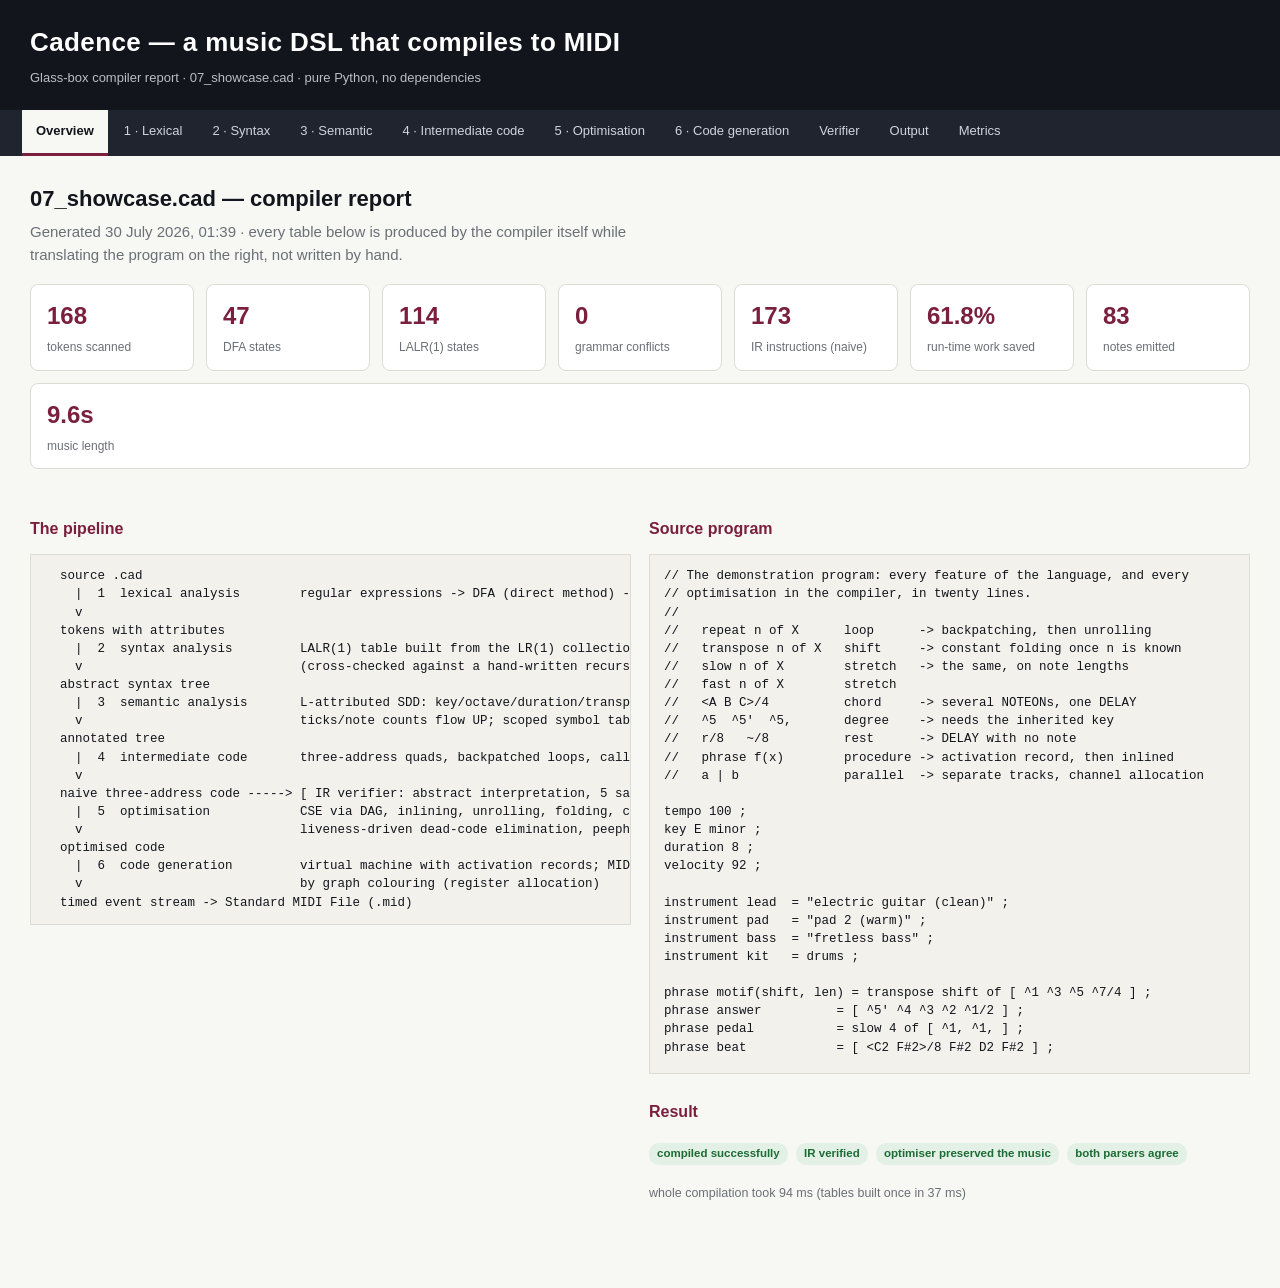
<file: Cadence_Compiler_Report.html>
<!doctype html><html lang='en'><head><meta charset='utf-8'>
<meta name='viewport' content='width=device-width,initial-scale=1'>
<title>07_showcase.cad &mdash; Cadence compiler report</title><style>
:root{--ink:#12151c;--paper:#f7f7f4;--card:#ffffff;--line:#dcdcd4;
      --accent:#7a1f3d;--accent2:#1f6f6b;--muted:#6b6f76;--code:#f2f1ec;}
*{box-sizing:border-box}
body{margin:0;background:var(--paper);color:var(--ink);
     font:15px/1.55 "Segoe UI",Roboto,Helvetica,Arial,sans-serif}
header{background:var(--ink);color:#fff;padding:22px 30px}
header h1{margin:0;font-size:26px;letter-spacing:.4px}
header p{margin:6px 0 0;color:#b9bec7;font-size:13px}
nav{display:flex;flex-wrap:wrap;gap:2px;background:#20242e;padding:0 22px}
nav a{color:#cfd4dc;text-decoration:none;padding:11px 14px;font-size:13px;
      border-bottom:3px solid transparent}
nav a:hover{background:#2b3040;color:#fff}
nav a.on{background:var(--paper);color:var(--ink);border-bottom-color:var(--accent);
         font-weight:600}
main{padding:26px 30px 70px;max-width:1500px}
section{display:none}
section.on{display:block}
h2{font-size:22px;margin:0 0 4px}
h3{font-size:16px;margin:26px 0 8px;color:var(--accent)}
h4{font-size:14px;margin:18px 0 6px;color:var(--accent2)}
p.lead{color:var(--muted);margin:0 0 18px;max-width:80ch}
table{border-collapse:collapse;width:100%;background:var(--card);font-size:13px;
      margin:8px 0 14px;box-shadow:0 1px 2px rgba(0,0,0,.06)}
th{background:#eceae3;text-align:left;padding:7px 9px;font-weight:600;
   border-bottom:1px solid var(--line)}
td{padding:6px 9px;border-bottom:1px solid #eeede8;vertical-align:top}
tr:hover td{background:#fbfaf6}
code,pre{font-family:"Cascadia Mono",Consolas,"Courier New",monospace}
pre{background:var(--code);border:1px solid var(--line);padding:12px 14px;
    overflow:auto;font-size:12.5px;line-height:1.45;max-height:520px}
.cards{display:flex;flex-wrap:wrap;gap:12px;margin:14px 0 22px}
.card{background:var(--card);border:1px solid var(--line);border-radius:8px;
      padding:12px 16px;min-width:150px;flex:1}
.card b{display:block;font-size:24px;color:var(--accent)}
.card span{font-size:12px;color:var(--muted)}
.pill{display:inline-block;padding:2px 8px;border-radius:10px;font-size:11.5px;
      font-weight:600}
.ok{background:#e2f0e6;color:#1d6b34}.bad{background:#fbe3e3;color:#9c2020}
.warn{background:#fdf0dc;color:#8a5a12}
.two{display:flex;gap:18px;flex-wrap:wrap}.two>div{flex:1;min-width:340px}
.note{border-left:3px solid var(--accent2);background:#eef6f5;padding:10px 14px;
      font-size:13px;margin:12px 0}
.roll{background:#fff;border:1px solid var(--line);border-radius:6px;padding:8px}
small.mut{color:var(--muted)}
</style></head><body>
<header><h1>Cadence &mdash; a music DSL that compiles to MIDI</h1>
<p>Glass-box compiler report &middot; 07_showcase.cad &middot; pure Python, no dependencies</p></header>
<nav><a data-t='overview' href='javascript:show("overview")'>Overview</a><a data-t='m1' href='javascript:show("m1")'>1 &middot; Lexical</a><a data-t='m2' href='javascript:show("m2")'>2 &middot; Syntax</a><a data-t='m3' href='javascript:show("m3")'>3 &middot; Semantic</a><a data-t='m4' href='javascript:show("m4")'>4 &middot; Intermediate code</a><a data-t='m5' href='javascript:show("m5")'>5 &middot; Optimisation</a><a data-t='m6' href='javascript:show("m6")'>6 &middot; Code generation</a><a data-t='verify' href='javascript:show("verify")'>Verifier</a><a data-t='out' href='javascript:show("out")'>Output</a><a data-t='metrics' href='javascript:show("metrics")'>Metrics</a></nav><main><section id='overview'>
<h2>07_showcase.cad &mdash; compiler report</h2>
<p class='lead'>Generated 30 July 2026, 01:39 &middot; every table below is produced
by the compiler itself while translating the program on the right, not written by hand.</p>
<div class='cards'><div class='card'><b>168</b><span>tokens scanned</span></div><div class='card'><b>47</b><span>DFA states</span></div><div class='card'><b>114</b><span>LALR(1) states</span></div><div class='card'><b>0</b><span>grammar conflicts</span></div><div class='card'><b>173</b><span>IR instructions (naive)</span></div><div class='card'><b>61.8%</b><span>run-time work saved</span></div><div class='card'><b>83</b><span>notes emitted</span></div><div class='card'><b>9.6s</b><span>music length</span></div></div>
<div class='two'><div><h3>The pipeline</h3>
<pre>  source .cad
    |  1  lexical analysis        regular expressions -> DFA (direct method) -> minimised -> maximal munch
    v
  tokens with attributes
    |  2  syntax analysis         LALR(1) table built from the LR(1) collection, merged by core
    v                             (cross-checked against a hand-written recursive-descent parser)
  abstract syntax tree
    |  3  semantic analysis       L-attributed SDD: key/octave/duration/transposition flow DOWN,
    v                             ticks/note counts flow UP; scoped symbol table; type checks
  annotated tree
    |  4  intermediate code       three-address quads, backpatched loops, calls with activation records
    v
  naive three-address code -----> [ IR verifier: abstract interpretation, 5 safety properties ]
    |  5  optimisation            CSE via DAG, inlining, unrolling, folding, copy propagation,
    v                             liveness-driven dead-code elimination, peephole
  optimised code
    |  6  code generation         virtual machine with activation records; MIDI channel allocation
    v                             by graph colouring (register allocation)
  timed event stream -> Standard MIDI File (.mid)</pre></div>
<div><h3>Source program</h3><pre>// The demonstration program: every feature of the language, and every
// optimisation in the compiler, in twenty lines.
//
//   repeat n of X      loop      -&gt; backpatching, then unrolling
//   transpose n of X   shift     -&gt; constant folding once n is known
//   slow n of X        stretch   -&gt; the same, on note lengths
//   fast n of X        stretch
//   &lt;A B C&gt;/4          chord     -&gt; several NOTEONs, one DELAY
//   ^5  ^5&#x27;  ^5,       degree    -&gt; needs the inherited key
//   r/8   ~/8          rest      -&gt; DELAY with no note
//   phrase f(x)        procedure -&gt; activation record, then inlined
//   a | b              parallel  -&gt; separate tracks, channel allocation

tempo 100 ;
key E minor ;
duration 8 ;
velocity 92 ;

instrument lead  = &quot;electric guitar (clean)&quot; ;
instrument pad   = &quot;pad 2 (warm)&quot; ;
instrument bass  = &quot;fretless bass&quot; ;
instrument kit   = drums ;

phrase motif(shift, len) = transpose shift of [ ^1 ^3 ^5 ^7/4 ] ;
phrase answer          = [ ^5&#x27; ^4 ^3 ^2 ^1/2 ] ;
phrase pedal           = slow 4 of [ ^1, ^1, ] ;
phrase beat            = [ &lt;C2 F#2&gt;/8 F#2 D2 F#2 ] ;

voice melody on lead = repeat 2 of [ motif(0, 8) answer ] fast 2 of answer ;
voice chords on pad  = repeat 2 of [ &lt;E3 G3 B3&gt;/1 &lt;C3 E3 G3&gt;/1 ] ;
voice under  on bass = transpose -12 of repeat 4 of pedal ;
voice groove on kit  = repeat 8 of beat ;

play melody | chords | under | groove ;</pre>
<h3>Result</h3><p><span class='pill ok'>compiled successfully</span>
&nbsp;<span class='pill ok'>IR verified</span>
&nbsp;<span class='pill ok'>optimiser preserved the music</span>
&nbsp;<span class='pill ok'>both parsers agree</span></p>
<p><small class='mut'>whole compilation took 94 ms
(tables built once in 37 ms)</small></p></div></div></section><section id='m1'>
<h2>Module 1 &mdash; Lexical analysis</h2>
<p class='lead'>The token specification is a list of extended regular expressions.  They are
combined into one syntax tree, numbered by position, and turned straight into a DFA by the
direct method (nullable / firstpos / lastpos / followpos) &mdash; no NFA, no subset
construction of an NFA, and no use of Python's <code>re</code> module anywhere.</p>
<div class='cards'>
<div class='card'><b>25</b><span>token rules</span></div>
<div class='card'><b>101</b><span>numbered positions in the tree</span></div>
<div class='card'><b>37</b><span>character classes (equivalence groups)</span></div>
<div class='card'><b>47</b><span>DFA states, direct method</span></div>
<div class='card'><b>47</b><span>DFA states, after minimisation</span></div>
<div class='card'><b>19</b><span>reserved words (kept out of the DFA)</span></div>
</div>
<div class='note'><b>Why the minimiser finds nothing to merge here:</b> the direct method builds
states as <i>sets of positions</i>, and two different position sets are only equivalent if
they accept the same suffixes. For this specification no two were, so the DFA it produced was
already minimal. The minimiser is proved to work on a deliberately redundant automaton in
<code>tests/test_lexer.py</code> (5 states in, 4 out).</div>
<h3>The specification (priority order)</h3>
<table><tr><th>#</th><th>token</th><th>extended regular expression</th></tr><tr><td>1</td><td>WS</td><td>[ \t\r\n]+</td></tr><tr><td>2</td><td>COMMENT</td><td>//[^\n]*</td></tr><tr><td>3</td><td>STRING</td><td>\&quot;[^\&quot;\n]*\&quot;</td></tr><tr><td>4</td><td>BADSTRING</td><td>\&quot;[^\&quot;\n]*</td></tr><tr><td>5</td><td>NOTE</td><td>[A-G](#|b)?[0-8](/(1|2|4|8|16|32|64)\.?)?</td></tr><tr><td>6</td><td>DEGREE</td><td>\^[1-7](&#x27;|,)*(/(1|2|4|8|16|32|64)\.?)?</td></tr><tr><td>7</td><td>REST</td><td>(r|~)(/(1|2|4|8|16|32|64)\.?)?</td></tr><tr><td>8</td><td>PITCHNAME</td><td>[A-G](#|b)?</td></tr><tr><td>9</td><td>NUMBER</td><td>[0-9]+</td></tr><tr><td>10</td><td>ID</td><td>[a-z_][a-zA-Z0-9_]*</td></tr><tr><td>11</td><td>ASSIGN</td><td>=</td></tr><tr><td>12</td><td>SEMI</td><td>;</td></tr><tr><td>13</td><td>BAR</td><td>\|</td></tr><tr><td>14</td><td>LBRACK</td><td>\[</td></tr><tr><td>15</td><td>RBRACK</td><td>\]</td></tr><tr><td>16</td><td>LPAREN</td><td>\(</td></tr><tr><td>17</td><td>RPAREN</td><td>\)</td></tr><tr><td>18</td><td>SLASH</td><td>/</td></tr><tr><td>19</td><td>DOT</td><td>\.</td></tr><tr><td>20</td><td>PLUS</td><td>\+</td></tr><tr><td>21</td><td>MINUS</td><td>-</td></tr><tr><td>22</td><td>STAR</td><td>\*</td></tr><tr><td>23</td><td>COMMA</td><td>,</td></tr><tr><td>24</td><td>LT</td><td>&lt;</td></tr><tr><td>25</td><td>GT</td><td>&gt;</td></tr></table>
<h3>Two rules that overlap &mdash; and how the scanner decides</h3>
<div class='note'><code>r</code> matches both REST and ID.  <code>riff</code> matches ID (4
characters) and REST (1 character), so <b>maximal munch</b> chooses ID.  A bare <code>r</code>
matches both with length 1, so <b>rule priority</b> chooses REST, because REST is listed first.
That is the whole tie-breaking policy of Lex, implemented here in ten lines.</div>
<h3>Token stream for this program</h3>
<table><tr><th>line:col</th><th>token</th><th>lexeme</th><th>attributes computed by the token&#x27;s action</th></tr><tr><td>14:1</td><td>TEMPO</td><td>tempo</td><td>word=tempo</td></tr><tr><td>14:7</td><td>NUMBER</td><td>100</td><td>value=100</td></tr><tr><td>14:11</td><td>SEMI</td><td>;</td><td></td></tr><tr><td>15:1</td><td>KEY</td><td>key</td><td>word=key</td></tr><tr><td>15:5</td><td>PITCHNAME</td><td>E</td><td>letter=E, accidental=0, pitch_class=4</td></tr><tr><td>15:7</td><td>MODE</td><td>minor</td><td>word=minor</td></tr><tr><td>15:13</td><td>SEMI</td><td>;</td><td></td></tr><tr><td>16:1</td><td>DURATION</td><td>duration</td><td>word=duration</td></tr><tr><td>16:10</td><td>NUMBER</td><td>8</td><td>value=8</td></tr><tr><td>16:12</td><td>SEMI</td><td>;</td><td></td></tr><tr><td>17:1</td><td>VELOCITY</td><td>velocity</td><td>word=velocity</td></tr><tr><td>17:10</td><td>NUMBER</td><td>92</td><td>value=92</td></tr><tr><td>17:13</td><td>SEMI</td><td>;</td><td></td></tr><tr><td>19:1</td><td>INSTRUMENT</td><td>instrument</td><td>word=instrument</td></tr><tr><td>19:12</td><td>ID</td><td>lead</td><td>name=lead</td></tr><tr><td>19:18</td><td>ASSIGN</td><td>=</td><td></td></tr><tr><td>19:20</td><td>STRING</td><td>&quot;electric guitar (clean)&quot;</td><td>value=electric guitar (clean)</td></tr><tr><td>19:46</td><td>SEMI</td><td>;</td><td></td></tr><tr><td>20:1</td><td>INSTRUMENT</td><td>instrument</td><td>word=instrument</td></tr><tr><td>20:12</td><td>ID</td><td>pad</td><td>name=pad</td></tr><tr><td>20:18</td><td>ASSIGN</td><td>=</td><td></td></tr><tr><td>20:20</td><td>STRING</td><td>&quot;pad 2 (warm)&quot;</td><td>value=pad 2 (warm)</td></tr><tr><td>20:35</td><td>SEMI</td><td>;</td><td></td></tr><tr><td>21:1</td><td>INSTRUMENT</td><td>instrument</td><td>word=instrument</td></tr><tr><td>21:12</td><td>ID</td><td>bass</td><td>name=bass</td></tr><tr><td>21:18</td><td>ASSIGN</td><td>=</td><td></td></tr><tr><td>21:20</td><td>STRING</td><td>&quot;fretless bass&quot;</td><td>value=fretless bass</td></tr><tr><td>21:36</td><td>SEMI</td><td>;</td><td></td></tr><tr><td>22:1</td><td>INSTRUMENT</td><td>instrument</td><td>word=instrument</td></tr><tr><td>22:12</td><td>ID</td><td>kit</td><td>name=kit</td></tr><tr><td>22:18</td><td>ASSIGN</td><td>=</td><td></td></tr><tr><td>22:20</td><td>DRUMS</td><td>drums</td><td>word=drums</td></tr><tr><td>22:26</td><td>SEMI</td><td>;</td><td></td></tr><tr><td>24:1</td><td>PHRASE</td><td>phrase</td><td>word=phrase</td></tr><tr><td>24:8</td><td>ID</td><td>motif</td><td>name=motif</td></tr><tr><td>24:13</td><td>LPAREN</td><td>(</td><td></td></tr><tr><td>24:14</td><td>ID</td><td>shift</td><td>name=shift</td></tr><tr><td>24:19</td><td>COMMA</td><td>,</td><td></td></tr><tr><td>24:21</td><td>ID</td><td>len</td><td>name=len</td></tr><tr><td>24:24</td><td>RPAREN</td><td>)</td><td></td></tr><tr><td>24:26</td><td>ASSIGN</td><td>=</td><td></td></tr><tr><td>24:28</td><td>TRANSPOSE</td><td>transpose</td><td>word=transpose</td></tr><tr><td>24:38</td><td>ID</td><td>shift</td><td>name=shift</td></tr><tr><td>24:44</td><td>OF</td><td>of</td><td>word=of</td></tr><tr><td>24:47</td><td>LBRACK</td><td>[</td><td></td></tr><tr><td>24:49</td><td>DEGREE</td><td>^1</td><td>degree=1, octave_shift=0, den=None, dotted=False</td></tr><tr><td>24:52</td><td>DEGREE</td><td>^3</td><td>degree=3, octave_shift=0, den=None, dotted=False</td></tr><tr><td>24:55</td><td>DEGREE</td><td>^5</td><td>degree=5, octave_shift=0, den=None, dotted=False</td></tr><tr><td>24:58</td><td>DEGREE</td><td>^7/4</td><td>degree=7, octave_shift=0, den=4, dotted=False</td></tr><tr><td>24:63</td><td>RBRACK</td><td>]</td><td></td></tr><tr><td>24:65</td><td>SEMI</td><td>;</td><td></td></tr><tr><td>25:1</td><td>PHRASE</td><td>phrase</td><td>word=phrase</td></tr><tr><td>25:8</td><td>ID</td><td>answer</td><td>name=answer</td></tr><tr><td>25:24</td><td>ASSIGN</td><td>=</td><td></td></tr><tr><td>25:26</td><td>LBRACK</td><td>[</td><td></td></tr><tr><td>25:28</td><td>DEGREE</td><td>^5&#x27;</td><td>degree=5, octave_shift=1, den=None, dotted=False</td></tr><tr><td>25:32</td><td>DEGREE</td><td>^4</td><td>degree=4, octave_shift=0, den=None, dotted=False</td></tr><tr><td>25:35</td><td>DEGREE</td><td>^3</td><td>degree=3, octave_shift=0, den=None, dotted=False</td></tr><tr><td>25:38</td><td>DEGREE</td><td>^2</td><td>degree=2, octave_shift=0, den=None, dotted=False</td></tr><tr><td>25:41</td><td>DEGREE</td><td>^1/2</td><td>degree=1, octave_shift=0, den=2, dotted=False</td></tr><tr><td>25:46</td><td>RBRACK</td><td>]</td><td></td></tr><tr><td>25:48</td><td>SEMI</td><td>;</td><td></td></tr><tr><td>26:1</td><td>PHRASE</td><td>phrase</td><td>word=phrase</td></tr><tr><td>26:8</td><td>ID</td><td>pedal</td><td>name=pedal</td></tr><tr><td>26:24</td><td>ASSIGN</td><td>=</td><td></td></tr><tr><td>26:26</td><td>SLOW</td><td>slow</td><td>word=slow</td></tr><tr><td>26:31</td><td>NUMBER</td><td>4</td><td>value=4</td></tr><tr><td>26:33</td><td>OF</td><td>of</td><td>word=of</td></tr><tr><td>26:36</td><td>LBRACK</td><td>[</td><td></td></tr><tr><td>26:38</td><td>DEGREE</td><td>^1,</td><td>degree=1, octave_shift=-1, den=None, dotted=False</td></tr></table><small class='mut'>showing 70 of 168 rows</small>
<h3>Minimised DFA transition table (first 24 states)</h3>
<table><tr><th>state</th><th>accepts</th><th>transitions</th></tr><tr><td>0</td><td></td><td>[A-G] -&gt; 1; [_a-qs-z] -&gt; 2; [&gt;] -&gt; 3; [&quot;] -&gt; 4; [)] -&gt; 5; []] -&gt; 6; [/] -&gt; 7; [\t,\n\r_] -&gt; 8; [&lt;] -&gt; 9; [-] -&gt; 10; [0-9] -&gt; 11; [[] -&gt; 12; [;] -&gt; 13; [~] -&gt; 14; [|] -&gt; 15; [r] -&gt; 16; [^] -&gt; 17; [,] -&gt; 18; [=] -&gt; 19; [(] -&gt; 20; [*] -&gt; 21; [.] -&gt; 22; [+] -&gt; 23</td></tr><tr><td>1</td><td>PITCHNAME</td><td>[0-8] -&gt; 39; [#b] -&gt; 40</td></tr><tr><td>2</td><td>ID</td><td>[0-9A-Z_a-z] -&gt; 2</td></tr><tr><td>3</td><td>GT</td><td></td></tr><tr><td>4</td><td>BADSTRING</td><td>[\t\r_,!#-~] -&gt; 4; [&quot;] -&gt; 38</td></tr><tr><td>5</td><td>RPAREN</td><td></td></tr><tr><td>6</td><td>RBRACK</td><td></td></tr><tr><td>7</td><td>SLASH</td><td>[/] -&gt; 37</td></tr><tr><td>8</td><td>WS</td><td>[\t,\n\r_] -&gt; 8</td></tr><tr><td>9</td><td>LT</td><td></td></tr><tr><td>10</td><td>MINUS</td><td></td></tr><tr><td>11</td><td>NUMBER</td><td>[0-9] -&gt; 11</td></tr><tr><td>12</td><td>LBRACK</td><td></td></tr><tr><td>13</td><td>SEMI</td><td></td></tr><tr><td>14</td><td>REST</td><td>[/] -&gt; 31</td></tr><tr><td>15</td><td>BAR</td><td></td></tr><tr><td>16</td><td>REST</td><td>[0-9A-Z_a-z] -&gt; 2; [/] -&gt; 31</td></tr><tr><td>17</td><td></td><td>[1-7] -&gt; 24</td></tr><tr><td>18</td><td>COMMA</td><td></td></tr><tr><td>19</td><td>ASSIGN</td><td></td></tr><tr><td>20</td><td>LPAREN</td><td></td></tr><tr><td>21</td><td>STAR</td><td></td></tr><tr><td>22</td><td>DOT</td><td></td></tr><tr><td>23</td><td>PLUS</td><td></td></tr></table></section><section id='m2'>
<h2>Module 2 &mdash; Syntax analysis</h2>
<p class='lead'>One grammar, four parsers built from it: an LL(1) table (which fails, and the
report shows why), and the SLR(1), CLR(1) and LALR(1) tables built from the LR(0) and LR(1)
item collections.  The LALR table is the one that actually parses.</p>
<h3>Parse table comparison &mdash; the metric that matters</h3>
<table><tr><th>parser</th><th>states</th><th>table entries</th><th>shift/reduce conflicts</th><th>reduce/reduce conflicts</th></tr><tr><td>SLR(1)</td><td>114</td><td>742</td><td>0</td><td>0</td></tr><tr><td>CLR(1)</td><td>204</td><td>1343</td><td>0</td><td>0</td></tr><tr><td>LALR(1)</td><td>114</td><td>742</td><td>0</td><td>0</td></tr></table>
<div class='note'>CLR(1) needs <b>204</b> states because it keeps a
separate state for every lookahead context.  Merging states with the same core gives LALR(1),
which is back down to <b>114</b> states &mdash; the same as SLR(1) &mdash;
<b>without</b> reintroducing a single conflict.  That is exactly the trade-off LALR exists to
make, measured on our own grammar.</div>
<h3>Why LL(1) cannot be used</h3>
<p>The grammar is left-recursive in arglist, comp, decls, expr, idlist, notelist, seq, term, so the LL(1) table has
56 conflicting entries. Recursive descent is still implemented (as an
independent cross-check on the LALR parser) but its left recursion is turned into iteration
by hand.</p>
<table><tr><th>nonterminal</th><th>on lookahead</th><th>production A</th><th>production B</th></tr><tr><td>decls</td><td>VOICE</td><td>decls -&gt; decls decl</td><td>decls -&gt; eps</td></tr><tr><td>decls</td><td>PHRASE</td><td>decls -&gt; decls decl</td><td>decls -&gt; eps</td></tr><tr><td>decls</td><td>TEMPO</td><td>decls -&gt; decls decl</td><td>decls -&gt; eps</td></tr><tr><td>decls</td><td>VELOCITY</td><td>decls -&gt; decls decl</td><td>decls -&gt; eps</td></tr><tr><td>decls</td><td>KEY</td><td>decls -&gt; decls decl</td><td>decls -&gt; eps</td></tr><tr><td>decls</td><td>INSTRUMENT</td><td>decls -&gt; decls decl</td><td>decls -&gt; eps</td></tr><tr><td>decls</td><td>DURATION</td><td>decls -&gt; decls decl</td><td>decls -&gt; eps</td></tr><tr><td>idlist</td><td>ID</td><td>idlist -&gt; idlist COMMA ID</td><td>idlist -&gt; ID</td></tr><tr><td>onclause</td><td>ON</td><td>onclause -&gt; ON ID</td><td>onclause -&gt; ON DRUMS</td></tr><tr><td>comp</td><td>PITCHNAME</td><td>comp -&gt; comp BAR seq</td><td>comp -&gt; seq</td></tr><tr><td>comp</td><td>LBRACK</td><td>comp -&gt; comp BAR seq</td><td>comp -&gt; seq</td></tr><tr><td>comp</td><td>ID</td><td>comp -&gt; comp BAR seq</td><td>comp -&gt; seq</td></tr></table><small class='mut'>showing 12 of 56 rows</small>
<h3>The first draft of the grammar was ambiguous &mdash; here is the diagnosis</h3>
<p>Sequencing was originally written <code>comp -> comp comp</code>, and a chord
<code>(D4 F4 A4)/2</code> was written with the same brackets as a group <code>(...)</code>.
Feeding that draft to the same table builder reports
<b>24 shift/reduce</b> and <b>2 reduce/reduce</b>
conflicts in 28 states. The reduce/reduce pair is the interesting one: after
<code>( D4</code> the parser cannot know whether it is inside a chord or inside a group until
after the closing bracket. The fix was to change the syntax, not to hack the table:
chords now use <code>&lt; ... &gt;/2</code>, and sequencing became left-recursive through a
separate <code>seq</code> nonterminal. The final grammar has
<b>0</b> conflicts.</p>
<table><tr><th>kind</th><th>state</th><th>lookahead</th><th>action A</th><th>action B</th><th>resolution</th></tr><tr><td>reduce/reduce</td><td>9</td><td>NOTE</td><td>reduce by comp -&gt; NOTE</td><td>reduce by notelist -&gt; NOTE</td><td>default rule: reduce by the earlier production</td></tr><tr><td>reduce/reduce</td><td>9</td><td>RPAREN</td><td>reduce by comp -&gt; NOTE</td><td>reduce by notelist -&gt; NOTE</td><td>default rule: reduce by the earlier production</td></tr><tr><td>shift/reduce</td><td>12</td><td>ID</td><td>shift, go to state 5</td><td>reduce by comp -&gt; comp comp</td><td>default rule: prefer SHIFT (dangling-else style)</td></tr><tr><td>shift/reduce</td><td>12</td><td>BAR</td><td>shift, go to state 11</td><td>reduce by comp -&gt; comp comp</td><td>default rule: prefer SHIFT (dangling-else style)</td></tr><tr><td>shift/reduce</td><td>12</td><td>TRANSPOSE</td><td>shift, go to state 1</td><td>reduce by comp -&gt; comp comp</td><td>default rule: prefer SHIFT (dangling-else style)</td></tr><tr><td>shift/reduce</td><td>12</td><td>NOTE</td><td>shift, go to state 3</td><td>reduce by comp -&gt; comp comp</td><td>default rule: prefer SHIFT (dangling-else style)</td></tr><tr><td>shift/reduce</td><td>12</td><td>LPAREN</td><td>shift, go to state 7</td><td>reduce by comp -&gt; comp comp</td><td>default rule: prefer SHIFT (dangling-else style)</td></tr><tr><td>shift/reduce</td><td>12</td><td>REPEAT</td><td>shift, go to state 6</td><td>reduce by comp -&gt; comp comp</td><td>default rule: prefer SHIFT (dangling-else style)</td></tr><tr><td>shift/reduce</td><td>14</td><td>ID</td><td>shift, go to state 5</td><td>reduce by comp -&gt; comp BAR comp</td><td>default rule: prefer SHIFT (dangling-else style)</td></tr><tr><td>shift/reduce</td><td>14</td><td>BAR</td><td>shift, go to state 11</td><td>reduce by comp -&gt; comp BAR comp</td><td>default rule: prefer SHIFT (dangling-else style)</td></tr></table><small class='mut'>showing 10 of 26 rows</small>
<h3>Productions of the final grammar</h3>
<table><tr><th>#</th><th>left</th><th>right</th></tr><tr><td>0</td><td>program</td><td>decls play</td></tr><tr><td>1</td><td>decls</td><td>decls decl</td></tr><tr><td>2</td><td>decls</td><td>ε</td></tr><tr><td>3</td><td>decl</td><td>TEMPO expr SEMI</td></tr><tr><td>4</td><td>decl</td><td>KEY PITCHNAME MODE SEMI</td></tr><tr><td>5</td><td>decl</td><td>VELOCITY expr SEMI</td></tr><tr><td>6</td><td>decl</td><td>DURATION NUMBER SEMI</td></tr><tr><td>7</td><td>decl</td><td>INSTRUMENT ID ASSIGN insref SEMI</td></tr><tr><td>8</td><td>decl</td><td>PHRASE ID params ASSIGN comp SEMI</td></tr><tr><td>9</td><td>decl</td><td>VOICE ID onclause ASSIGN comp SEMI</td></tr><tr><td>10</td><td>insref</td><td>NUMBER</td></tr><tr><td>11</td><td>insref</td><td>STRING</td></tr><tr><td>12</td><td>insref</td><td>DRUMS</td></tr><tr><td>13</td><td>params</td><td>LPAREN idlist RPAREN</td></tr><tr><td>14</td><td>params</td><td>ε</td></tr><tr><td>15</td><td>idlist</td><td>idlist COMMA ID</td></tr><tr><td>16</td><td>idlist</td><td>ID</td></tr><tr><td>17</td><td>onclause</td><td>ON ID</td></tr><tr><td>18</td><td>onclause</td><td>ON DRUMS</td></tr><tr><td>19</td><td>onclause</td><td>ε</td></tr><tr><td>20</td><td>play</td><td>PLAY comp SEMI</td></tr><tr><td>21</td><td>comp</td><td>comp BAR seq</td></tr><tr><td>22</td><td>comp</td><td>seq</td></tr><tr><td>23</td><td>seq</td><td>seq elem</td></tr><tr><td>24</td><td>seq</td><td>elem</td></tr><tr><td>25</td><td>elem</td><td>REPEAT expr OF elem</td></tr><tr><td>26</td><td>elem</td><td>TRANSPOSE expr OF elem</td></tr><tr><td>27</td><td>elem</td><td>SLOW expr OF elem</td></tr><tr><td>28</td><td>elem</td><td>FAST expr OF elem</td></tr><tr><td>29</td><td>elem</td><td>LBRACK comp RBRACK</td></tr><tr><td>30</td><td>elem</td><td>LT notelist GT SLASH dur</td></tr><tr><td>31</td><td>elem</td><td>NOTE</td></tr><tr><td>32</td><td>elem</td><td>DEGREE</td></tr><tr><td>33</td><td>elem</td><td>REST</td></tr><tr><td>34</td><td>elem</td><td>PITCHNAME</td></tr><tr><td>35</td><td>elem</td><td>ID</td></tr><tr><td>36</td><td>elem</td><td>ID LPAREN arglist RPAREN</td></tr><tr><td>37</td><td>notelist</td><td>notelist noteatom</td></tr><tr><td>38</td><td>notelist</td><td>noteatom</td></tr><tr><td>39</td><td>noteatom</td><td>NOTE</td></tr><tr><td>40</td><td>noteatom</td><td>DEGREE</td></tr><tr><td>41</td><td>noteatom</td><td>PITCHNAME</td></tr><tr><td>42</td><td>dur</td><td>NUMBER</td></tr><tr><td>43</td><td>dur</td><td>NUMBER DOT</td></tr><tr><td>44</td><td>arglist</td><td>arglist COMMA expr</td></tr><tr><td>45</td><td>arglist</td><td>expr</td></tr><tr><td>46</td><td>expr</td><td>expr PLUS term</td></tr><tr><td>47</td><td>expr</td><td>expr MINUS term</td></tr><tr><td>48</td><td>expr</td><td>term</td></tr><tr><td>49</td><td>term</td><td>term STAR factor</td></tr><tr><td>50</td><td>term</td><td>term SLASH factor</td></tr><tr><td>51</td><td>term</td><td>factor</td></tr><tr><td>52</td><td>factor</td><td>NUMBER</td></tr><tr><td>53</td><td>factor</td><td>ID</td></tr><tr><td>54</td><td>factor</td><td>MINUS factor</td></tr><tr><td>55</td><td>factor</td><td>LPAREN expr RPAREN</td></tr></table>
<h3>FIRST and FOLLOW</h3>
<table><tr><th>nonterminal</th><th>FIRST</th><th>FOLLOW</th></tr><tr><td>arglist</td><td>ID, LPAREN, MINUS, NUMBER</td><td>COMMA, RPAREN</td></tr><tr><td>comp</td><td>DEGREE, FAST, ID, LBRACK, LT, NOTE, PITCHNAME, REPEAT, REST, SLOW, TRANSPOSE</td><td>BAR, RBRACK, SEMI</td></tr><tr><td>decl</td><td>DURATION, INSTRUMENT, KEY, PHRASE, TEMPO, VELOCITY, VOICE</td><td>DURATION, INSTRUMENT, KEY, PHRASE, PLAY, TEMPO, VELOCITY, VOICE</td></tr><tr><td>decls</td><td>, DURATION, INSTRUMENT, KEY, PHRASE, TEMPO, VELOCITY, VOICE</td><td>DURATION, INSTRUMENT, KEY, PHRASE, PLAY, TEMPO, VELOCITY, VOICE</td></tr><tr><td>dur</td><td>NUMBER</td><td>BAR, DEGREE, FAST, ID, LBRACK, LT, NOTE, PITCHNAME, RBRACK, REPEAT, REST, SEMI, SLOW, TRANSPOSE</td></tr><tr><td>elem</td><td>DEGREE, FAST, ID, LBRACK, LT, NOTE, PITCHNAME, REPEAT, REST, SLOW, TRANSPOSE</td><td>BAR, DEGREE, FAST, ID, LBRACK, LT, NOTE, PITCHNAME, RBRACK, REPEAT, REST, SEMI, SLOW, TRANSPOSE</td></tr><tr><td>expr</td><td>ID, LPAREN, MINUS, NUMBER</td><td>COMMA, MINUS, OF, PLUS, RPAREN, SEMI</td></tr><tr><td>factor</td><td>ID, LPAREN, MINUS, NUMBER</td><td>COMMA, MINUS, OF, PLUS, RPAREN, SEMI, SLASH, STAR</td></tr><tr><td>idlist</td><td>ID</td><td>COMMA, RPAREN</td></tr><tr><td>insref</td><td>DRUMS, NUMBER, STRING</td><td>SEMI</td></tr><tr><td>noteatom</td><td>DEGREE, NOTE, PITCHNAME</td><td>DEGREE, GT, NOTE, PITCHNAME</td></tr><tr><td>notelist</td><td>DEGREE, NOTE, PITCHNAME</td><td>DEGREE, GT, NOTE, PITCHNAME</td></tr><tr><td>onclause</td><td>, ON</td><td>ASSIGN</td></tr><tr><td>params</td><td>, LPAREN</td><td>ASSIGN</td></tr><tr><td>play</td><td>PLAY</td><td>$</td></tr><tr><td>program</td><td>DURATION, INSTRUMENT, KEY, PHRASE, PLAY, TEMPO, VELOCITY, VOICE</td><td>$</td></tr><tr><td>seq</td><td>DEGREE, FAST, ID, LBRACK, LT, NOTE, PITCHNAME, REPEAT, REST, SLOW, TRANSPOSE</td><td>BAR, DEGREE, FAST, ID, LBRACK, LT, NOTE, PITCHNAME, RBRACK, REPEAT, REST, SEMI, SLOW, TRANSPOSE</td></tr><tr><td>term</td><td>ID, LPAREN, MINUS, NUMBER</td><td>COMMA, MINUS, OF, PLUS, RPAREN, SEMI, SLASH, STAR</td></tr></table>
<h3>LALR parse of this program (stack / input / action)</h3>
<table><tr><th>stack (top 8 states)</th><th>next input</th><th>action</th></tr><tr><td>0</td><td>tempo 100 ; key E minor</td><td>reduce decls -&gt; epsilon</td></tr><tr><td>0 1</td><td>tempo 100 ; key E minor</td><td>shift 9</td></tr><tr><td>0 1 9</td><td>100 ; key E minor ;</td><td>shift 33</td></tr><tr><td>0 1 9 33</td><td>; key E minor ; duration</td><td>reduce factor -&gt; NUMBER</td></tr><tr><td>0 1 9 37</td><td>; key E minor ; duration</td><td>reduce term -&gt; factor</td></tr><tr><td>0 1 9 31</td><td>; key E minor ; duration</td><td>reduce expr -&gt; term</td></tr><tr><td>0 1 9 90</td><td>; key E minor ; duration</td><td>shift 91</td></tr><tr><td>0 1 9 90 91</td><td>key E minor ; duration 8</td><td>reduce decl -&gt; TEMPO expr SEMI</td></tr><tr><td>0 1 6</td><td>key E minor ; duration 8</td><td>reduce decls -&gt; decls decl</td></tr><tr><td>0 1</td><td>key E minor ; duration 8</td><td>shift 5</td></tr><tr><td>0 1 5</td><td>E minor ; duration 8 ;</td><td>shift 101</td></tr><tr><td>0 1 5 101</td><td>minor ; duration 8 ; velocity</td><td>shift 102</td></tr><tr><td>0 1 5 101 102</td><td>; duration 8 ; velocity 92</td><td>shift 103</td></tr><tr><td>0 1 5 101 102 103</td><td>duration 8 ; velocity 92 ;</td><td>reduce decl -&gt; KEY PITCHNAME MODE SEMI</td></tr><tr><td>0 1 6</td><td>duration 8 ; velocity 92 ;</td><td>reduce decls -&gt; decls decl</td></tr><tr><td>0 1</td><td>duration 8 ; velocity 92 ;</td><td>shift 3</td></tr><tr><td>0 1 3</td><td>8 ; velocity 92 ; instrument</td><td>shift 112</td></tr><tr><td>0 1 3 112</td><td>; velocity 92 ; instrument lead</td><td>shift 113</td></tr><tr><td>0 1 3 112 113</td><td>velocity 92 ; instrument lead =</td><td>reduce decl -&gt; DURATION NUMBER SEMI</td></tr><tr><td>0 1 6</td><td>velocity 92 ; instrument lead =</td><td>reduce decls -&gt; decls decl</td></tr><tr><td>0 1</td><td>velocity 92 ; instrument lead =</td><td>shift 7</td></tr><tr><td>0 1 7</td><td>92 ; instrument lead = &quot;electric guitar (clean)&quot;</td><td>shift 33</td></tr><tr><td>0 1 7 33</td><td>; instrument lead = &quot;electric guitar (clean)&quot; ;</td><td>reduce factor -&gt; NUMBER</td></tr><tr><td>0 1 7 37</td><td>; instrument lead = &quot;electric guitar (clean)&quot; ;</td><td>reduce term -&gt; factor</td></tr><tr><td>0 1 7 31</td><td>; instrument lead = &quot;electric guitar (clean)&quot; ;</td><td>reduce expr -&gt; term</td></tr><tr><td>0 1 7 99</td><td>; instrument lead = &quot;electric guitar (clean)&quot; ;</td><td>shift 100</td></tr><tr><td>0 1 7 99 100</td><td>instrument lead = &quot;electric guitar (clean)&quot; ; instrument</td><td>reduce decl -&gt; VELOCITY expr SEMI</td></tr><tr><td>0 1 6</td><td>instrument lead = &quot;electric guitar (clean)&quot; ; instrument</td><td>reduce decls -&gt; decls decl</td></tr><tr><td>0 1</td><td>instrument lead = &quot;electric guitar (clean)&quot; ; instrument</td><td>shift 8</td></tr><tr><td>0 1 8</td><td>lead = &quot;electric guitar (clean)&quot; ; instrument pad</td><td>shift 92</td></tr><tr><td>0 1 8 92</td><td>= &quot;electric guitar (clean)&quot; ; instrument pad =</td><td>shift 93</td></tr><tr><td>0 1 8 92 93</td><td>&quot;electric guitar (clean)&quot; ; instrument pad = &quot;pad 2 (warm)&quot;</td><td>shift 94</td></tr><tr><td>0 1 8 92 93 94</td><td>; instrument pad = &quot;pad 2 (warm)&quot; ;</td><td>reduce insref -&gt; STRING</td></tr><tr><td>0 1 8 92 93 95</td><td>; instrument pad = &quot;pad 2 (warm)&quot; ;</td><td>shift 98</td></tr><tr><td>0 1 8 92 93 95 98</td><td>instrument pad = &quot;pad 2 (warm)&quot; ; instrument</td><td>reduce decl -&gt; INSTRUMENT ID ASSIGN insref SEMI</td></tr><tr><td>0 1 6</td><td>instrument pad = &quot;pad 2 (warm)&quot; ; instrument</td><td>reduce decls -&gt; decls decl</td></tr><tr><td>0 1</td><td>instrument pad = &quot;pad 2 (warm)&quot; ; instrument</td><td>shift 8</td></tr><tr><td>0 1 8</td><td>pad = &quot;pad 2 (warm)&quot; ; instrument bass</td><td>shift 92</td></tr><tr><td>0 1 8 92</td><td>= &quot;pad 2 (warm)&quot; ; instrument bass =</td><td>shift 93</td></tr><tr><td>0 1 8 92 93</td><td>&quot;pad 2 (warm)&quot; ; instrument bass = &quot;fretless bass&quot;</td><td>shift 94</td></tr><tr><td>0 1 8 92 93 94</td><td>; instrument bass = &quot;fretless bass&quot; ;</td><td>reduce insref -&gt; STRING</td></tr><tr><td>0 1 8 92 93 95</td><td>; instrument bass = &quot;fretless bass&quot; ;</td><td>shift 98</td></tr><tr><td>0 1 8 92 93 95 98</td><td>instrument bass = &quot;fretless bass&quot; ; instrument</td><td>reduce decl -&gt; INSTRUMENT ID ASSIGN insref SEMI</td></tr><tr><td>0 1 6</td><td>instrument bass = &quot;fretless bass&quot; ; instrument</td><td>reduce decls -&gt; decls decl</td></tr><tr><td>0 1</td><td>instrument bass = &quot;fretless bass&quot; ; instrument</td><td>shift 8</td></tr><tr><td>0 1 8</td><td>bass = &quot;fretless bass&quot; ; instrument kit</td><td>shift 92</td></tr><tr><td>0 1 8 92</td><td>= &quot;fretless bass&quot; ; instrument kit =</td><td>shift 93</td></tr><tr><td>0 1 8 92 93</td><td>&quot;fretless bass&quot; ; instrument kit = drums</td><td>shift 94</td></tr><tr><td>0 1 8 92 93 94</td><td>; instrument kit = drums ;</td><td>reduce insref -&gt; STRING</td></tr><tr><td>0 1 8 92 93 95</td><td>; instrument kit = drums ;</td><td>shift 98</td></tr><tr><td>0 1 8 92 93 95 98</td><td>instrument kit = drums ; phrase</td><td>reduce decl -&gt; INSTRUMENT ID ASSIGN insref SEMI</td></tr><tr><td>0 1 6</td><td>instrument kit = drums ; phrase</td><td>reduce decls -&gt; decls decl</td></tr><tr><td>0 1</td><td>instrument kit = drums ; phrase</td><td>shift 8</td></tr><tr><td>0 1 8</td><td>kit = drums ; phrase motif</td><td>shift 92</td></tr><tr><td>0 1 8 92</td><td>= drums ; phrase motif (</td><td>shift 93</td></tr><tr><td>0 1 8 92 93</td><td>drums ; phrase motif ( shift</td><td>shift 96</td></tr><tr><td>0 1 8 92 93 96</td><td>; phrase motif ( shift ,</td><td>reduce insref -&gt; DRUMS</td></tr><tr><td>0 1 8 92 93 95</td><td>; phrase motif ( shift ,</td><td>shift 98</td></tr><tr><td>0 1 8 92 93 95 98</td><td>phrase motif ( shift , len</td><td>reduce decl -&gt; INSTRUMENT ID ASSIGN insref SEMI</td></tr><tr><td>0 1 6</td><td>phrase motif ( shift , len</td><td>reduce decls -&gt; decls decl</td></tr></table><small class='mut'>showing 60 of 366 rows</small>
<h3>Abstract syntax tree</h3>
<pre>Program
  .decls:
    Tempo
      .expr:
        Num  (value=100)
    Key  (letter=E, accidental=0, pitch_class=4, mode=minor)
    DefaultDuration  (den=8)
    Velocity
      .expr:
        Num  (value=92)
    Instrument  (name=lead, program=electric guitar (clean))
    Instrument  (name=pad, program=pad 2 (warm))
    Instrument  (name=bass, program=fretless bass)
    Instrument  (name=kit, program=drums)
    Phrase  (name=motif, params=[&#x27;shift&#x27;, &#x27;len&#x27;])
      .body:
        Transpose
          .amount:
            VarRef  (name=shift)
          .body:
            Group
              .comp:
                Seq
                  .items:
                    DegreeAtom  (degree=1, octave_shift=0, den=None, dotted=False)
                    DegreeAtom  (degree=3, octave_shift=0, den=None, dotted=False)
                    DegreeAtom  (degree=5, octave_shift=0, den=None, dotted=False)
                    DegreeAtom  (degree=7, octave_shift=0, den=4, dotted=False)
    Phrase  (name=answer, params=[])
      .body:
        Group
          .comp:
            Seq
              .items:
                DegreeAtom  (degree=5, octave_shift=1, den=None, dotted=False)
                DegreeAtom  (degree=4, octave_shift=0, den=None, dotted=False)
                DegreeAtom  (degree=3, octave_shift=0, den=None, dotted=False)
                DegreeAtom  (degree=2, octave_shift=0, den=None, dotted=False)
                DegreeAtom  (degree=1, octave_shift=0, den=2, dotted=False)
    Phrase  (name=pedal, params=[])
      .body:
        Stretch  (slower=True)
          .factor:
            Num  (value=4)
          .body:
            Group
              .comp:
                Seq
                  .items:
                    DegreeAtom  (degree=1, octave_shift=-1, den=None, dotted=False)
                    DegreeAtom  (degree=1, octave_shift=-1, den=None, dotted=False)
    Phrase  (name=beat, params=[])
      .body:
        Group
          .comp:
            Seq
              .items:
                Chord  (den=8, dotted=False)
                  .notes:
                    NoteAtom  (pitch=36, letter=C, accidental=0, octave=2, den=None, dotted=False)
                    NoteAtom  (pitch=42, letter=F, accidental=1, octave=2, den=None, dotted=False)
                NoteAtom  (pitch=42, letter=F, accidental=1, octave=2, den=None, dotted=False)
                NoteAtom  (pitch=38, letter=D, accidental=0, octave=2, den=None, dotted=False)
                NoteAtom  (pitch=42, letter=F, accidental=1, octave=2, den=None, dotted=False)
    Voice  (name=melody, instrument=lead)
      .body:
        Seq
          .items:
            Repeat
              .count:
                Num  (value=2)
              .body:
                Group
                  .comp:
                    Seq
                      .items:
                        Ref  (name=motif)
                          .args:
                            Num  (value=0)
                            Num  (value=8)
                        Ref  (name=answer, args=[])
            Stretch  (slower=False)
              .factor:
                Num  (value=2)
              .body:
                Ref  (name=answer, args=[])
    Voice  (name=chords, instrument=pad)
      .body:
        Repeat
          .count:
            Num  (value=2)
          .body:
            Group
              .comp:
                Seq
                  .items:
                    Chord  (den=1, dotted=False)
                      .notes:
                        NoteAtom  (pitch=52, letter=E, accidental=0, octave=3, den=None, dotted=False)
                        NoteAtom  (pitch=55, letter=G, accidental=0, octave=3, den=None, dotted=False)
                        NoteAtom  (pitch=59, letter=B, accidental=0, octave=3, den=None, dotted=False)
                    Chord  (den=1, dotted=False)
                      .notes:
                        NoteAtom  (pitch=48, letter=C, accidental=0, octave=3, den=None, dotted=False)
                        NoteAtom  (pitch=52, letter=E, accidental=0, octave=3, den=None, dotted=False)
                        NoteAtom  (pitch=55, letter=G, accidental=0, octave=3, den=None, dotted=False)
    Voice  (name=under, instrument=bass)
      .body:
        Transpose
          .amount:
            Neg
              .operand:
                Num  (value=12)
          .body:
            Repeat
              .count:
                Num  (value=4)
              .body:
                Ref  (name=pedal, args=[])
    Voice  (name=groove, instrument=kit)
      .body:
        Repeat
          .count:
            Num  (value=8)
          .body:
            Ref  (name=beat, args=[])
  .play:
    Play
      .comp:
        Par
          .branches:
            Ref  (name=melody, args=[])
            Ref  (name=chords, args=[])
            Ref  (name=under, args=[])
            Ref  (name=groove, args=[])</pre></section><section id='m3'>
<h2>Module 3 &mdash; Semantic analysis (L-attributed SDD)</h2>
<p class='lead'>Six attributes are <b>inherited</b> (passed down the tree) and three are
<b>synthesised</b> (passed up).  Cadence needs inherited attributes for something real, not as
an exercise: a bare <code>D</code> has no octave, <code>^5</code> has no pitch, and a note
written without a length has no duration until the context supplies one.</p>
<div class='two'><div>
<h4>Inherited (flow down)</h4>
<pre>key + mode      so ^5 can become a pitch
octave          so a bare 'D' knows which D
duration        so 'F4' with no /8 has a length
velocity        how hard to strike
transposition   accumulated by every enclosing transpose
stretch n/d     accumulated by every enclosing slow/fast</pre>
</div><div>
<h4>Synthesised (flow up)</h4>
<pre>ticks           how long this construct lasts
note_count      how many notes are inside it
pitch lo..hi    used for the out-of-range warning</pre>
<h4>Checks performed</h4>
<pre>undeclared / duplicate names       recursive phrases (cycle detection)
wrong argument count               voice used inside a phrase
tempo, velocity, program ranges    pitch pushed out of 0..127
unknown instrument name (suggests) unused phrase / unplayed voice
division by zero in a constant     note length inside a chord</pre>
</div></div>
<h3>Symbol table</h3>
<table><tr><th>scope</th><th>name</th><th>kind</th><th>type</th><th>declared at</th><th>parameters / program</th><th>uses</th></tr><tr><td>global</td><td>lead</td><td>instrument</td><td>instrument</td><td>19:1</td><td>27</td><td>1</td></tr><tr><td>global</td><td>pad</td><td>instrument</td><td>instrument</td><td>20:1</td><td>89</td><td>1</td></tr><tr><td>global</td><td>bass</td><td>instrument</td><td>instrument</td><td>21:1</td><td>35</td><td>1</td></tr><tr><td>global</td><td>kit</td><td>instrument</td><td>instrument</td><td>22:1</td><td>drums</td><td>1</td></tr><tr><td>global</td><td>motif</td><td>phrase</td><td>music</td><td>24:1</td><td>(shift, len)</td><td>1</td></tr><tr><td>global</td><td>answer</td><td>phrase</td><td>music</td><td>25:1</td><td></td><td>2</td></tr><tr><td>global</td><td>pedal</td><td>phrase</td><td>music</td><td>26:1</td><td></td><td>1</td></tr><tr><td>global</td><td>beat</td><td>phrase</td><td>music</td><td>27:1</td><td></td><td>1</td></tr><tr><td>global</td><td>melody</td><td>voice</td><td>voice</td><td>29:1</td><td>27</td><td>1</td></tr><tr><td>global</td><td>chords</td><td>voice</td><td>voice</td><td>30:1</td><td>89</td><td>1</td></tr><tr><td>global</td><td>under</td><td>voice</td><td>voice</td><td>31:1</td><td>35</td><td>1</td></tr><tr><td>global</td><td>groove</td><td>voice</td><td>voice</td><td>32:1</td><td>drums</td><td>1</td></tr><tr><td>phrase motif</td><td>shift</td><td>param</td><td>int</td><td>24:1</td><td></td><td>1</td></tr><tr><td>phrase motif</td><td>len</td><td>param</td><td>int</td><td>24:1</td><td></td><td>0</td></tr></table>
<h3>Attribute flow while checking this program</h3>
<p><small class='mut'>indentation = depth in the tree; left column = what was passed
down, right column = what came back up</small></p>
<table><tr><th>depth</th><th>node</th><th>inherited (down)</th><th>synthesised (up)</th></tr><tr><td>      3</td><td>DegreeAtom</td><td>key=E minor, oct=4, dur=1/8, vel=92, transpose=?, stretch=1/1</td><td>ticks=240, notes=1</td></tr><tr><td>      3</td><td>DegreeAtom</td><td>key=E minor, oct=4, dur=1/8, vel=92, transpose=?, stretch=1/1</td><td>ticks=240, notes=1</td></tr><tr><td>      3</td><td>DegreeAtom</td><td>key=E minor, oct=4, dur=1/8, vel=92, transpose=?, stretch=1/1</td><td>ticks=240, notes=1</td></tr><tr><td>      3</td><td>DegreeAtom</td><td>key=E minor, oct=4, dur=1/8, vel=92, transpose=?, stretch=1/1</td><td>ticks=480, notes=1</td></tr><tr><td>    2</td><td>Seq</td><td>key=E minor, oct=4, dur=1/8, vel=92, transpose=?, stretch=1/1</td><td>ticks=1200, notes=4</td></tr><tr><td>  1</td><td>Group</td><td>key=E minor, oct=4, dur=1/8, vel=92, transpose=?, stretch=1/1</td><td>ticks=1200, notes=4</td></tr><tr><td>0</td><td>Transpose</td><td>key=E minor, oct=4, dur=1/8, vel=92, transpose=0, stretch=1/1</td><td>ticks=1200, notes=4</td></tr><tr><td>    2</td><td>DegreeAtom</td><td>key=E minor, oct=4, dur=1/8, vel=92, transpose=0, stretch=1/1</td><td>ticks=240, notes=1, pitch 83..83</td></tr><tr><td>    2</td><td>DegreeAtom</td><td>key=E minor, oct=4, dur=1/8, vel=92, transpose=0, stretch=1/1</td><td>ticks=240, notes=1, pitch 69..69</td></tr><tr><td>    2</td><td>DegreeAtom</td><td>key=E minor, oct=4, dur=1/8, vel=92, transpose=0, stretch=1/1</td><td>ticks=240, notes=1, pitch 67..67</td></tr><tr><td>    2</td><td>DegreeAtom</td><td>key=E minor, oct=4, dur=1/8, vel=92, transpose=0, stretch=1/1</td><td>ticks=240, notes=1, pitch 66..66</td></tr><tr><td>    2</td><td>DegreeAtom</td><td>key=E minor, oct=4, dur=1/8, vel=92, transpose=0, stretch=1/1</td><td>ticks=960, notes=1, pitch 64..64</td></tr><tr><td>  1</td><td>Seq</td><td>key=E minor, oct=4, dur=1/8, vel=92, transpose=0, stretch=1/1</td><td>ticks=1920, notes=5, pitch 64..83</td></tr><tr><td>0</td><td>Group</td><td>key=E minor, oct=4, dur=1/8, vel=92, transpose=0, stretch=1/1</td><td>ticks=1920, notes=5, pitch 64..83</td></tr><tr><td>      3</td><td>DegreeAtom</td><td>key=E minor, oct=4, dur=1/8, vel=92, transpose=0, stretch=4/1</td><td>ticks=960, notes=1, pitch 52..52</td></tr><tr><td>      3</td><td>DegreeAtom</td><td>key=E minor, oct=4, dur=1/8, vel=92, transpose=0, stretch=4/1</td><td>ticks=960, notes=1, pitch 52..52</td></tr><tr><td>    2</td><td>Seq</td><td>key=E minor, oct=4, dur=1/8, vel=92, transpose=0, stretch=4/1</td><td>ticks=1920, notes=2, pitch 52..52</td></tr><tr><td>  1</td><td>Group</td><td>key=E minor, oct=4, dur=1/8, vel=92, transpose=0, stretch=4/1</td><td>ticks=1920, notes=2, pitch 52..52</td></tr><tr><td>0</td><td>Stretch</td><td>key=E minor, oct=4, dur=1/8, vel=92, transpose=0, stretch=1/1</td><td>ticks=1920, notes=2, pitch 52..52</td></tr><tr><td>      3</td><td>NoteAtom</td><td>key=E minor, oct=4, dur=1/8, vel=92, transpose=0, stretch=1/1</td><td>ticks=240, notes=1, pitch 36..36</td></tr><tr><td>      3</td><td>NoteAtom</td><td>key=E minor, oct=4, dur=1/8, vel=92, transpose=0, stretch=1/1</td><td>ticks=240, notes=1, pitch 42..42</td></tr><tr><td>    2</td><td>Chord</td><td>key=E minor, oct=4, dur=1/8, vel=92, transpose=0, stretch=1/1</td><td>ticks=240, notes=2, pitch 36..42</td></tr><tr><td>    2</td><td>NoteAtom</td><td>key=E minor, oct=4, dur=1/8, vel=92, transpose=0, stretch=1/1</td><td>ticks=240, notes=1, pitch 42..42</td></tr><tr><td>    2</td><td>NoteAtom</td><td>key=E minor, oct=4, dur=1/8, vel=92, transpose=0, stretch=1/1</td><td>ticks=240, notes=1, pitch 38..38</td></tr><tr><td>    2</td><td>NoteAtom</td><td>key=E minor, oct=4, dur=1/8, vel=92, transpose=0, stretch=1/1</td><td>ticks=240, notes=1, pitch 42..42</td></tr><tr><td>  1</td><td>Seq</td><td>key=E minor, oct=4, dur=1/8, vel=92, transpose=0, stretch=1/1</td><td>ticks=960, notes=5, pitch 36..42</td></tr><tr><td>0</td><td>Group</td><td>key=E minor, oct=4, dur=1/8, vel=92, transpose=0, stretch=1/1</td><td>ticks=960, notes=5, pitch 36..42</td></tr><tr><td>                8</td><td>DegreeAtom</td><td>key=E minor, oct=4, dur=1/8, vel=92, transpose=?, stretch=1/1</td><td>ticks=240, notes=1</td></tr><tr><td>                8</td><td>DegreeAtom</td><td>key=E minor, oct=4, dur=1/8, vel=92, transpose=?, stretch=1/1</td><td>ticks=240, notes=1</td></tr><tr><td>                8</td><td>DegreeAtom</td><td>key=E minor, oct=4, dur=1/8, vel=92, transpose=?, stretch=1/1</td><td>ticks=240, notes=1</td></tr><tr><td>                8</td><td>DegreeAtom</td><td>key=E minor, oct=4, dur=1/8, vel=92, transpose=?, stretch=1/1</td><td>ticks=480, notes=1</td></tr><tr><td>              7</td><td>Seq</td><td>key=E minor, oct=4, dur=1/8, vel=92, transpose=?, stretch=1/1</td><td>ticks=1200, notes=4</td></tr><tr><td>            6</td><td>Group</td><td>key=E minor, oct=4, dur=1/8, vel=92, transpose=?, stretch=1/1</td><td>ticks=1200, notes=4</td></tr><tr><td>          5</td><td>Transpose</td><td>key=E minor, oct=4, dur=1/8, vel=92, transpose=0, stretch=1/1</td><td>ticks=1200, notes=4</td></tr><tr><td>        4</td><td>Ref</td><td>key=E minor, oct=4, dur=1/8, vel=92, transpose=0, stretch=1/1</td><td>ticks=1200, notes=4</td></tr><tr><td>              7</td><td>DegreeAtom</td><td>key=E minor, oct=4, dur=1/8, vel=92, transpose=0, stretch=1/1</td><td>ticks=240, notes=1, pitch 83..83</td></tr><tr><td>              7</td><td>DegreeAtom</td><td>key=E minor, oct=4, dur=1/8, vel=92, transpose=0, stretch=1/1</td><td>ticks=240, notes=1, pitch 69..69</td></tr><tr><td>              7</td><td>DegreeAtom</td><td>key=E minor, oct=4, dur=1/8, vel=92, transpose=0, stretch=1/1</td><td>ticks=240, notes=1, pitch 67..67</td></tr><tr><td>              7</td><td>DegreeAtom</td><td>key=E minor, oct=4, dur=1/8, vel=92, transpose=0, stretch=1/1</td><td>ticks=240, notes=1, pitch 66..66</td></tr><tr><td>              7</td><td>DegreeAtom</td><td>key=E minor, oct=4, dur=1/8, vel=92, transpose=0, stretch=1/1</td><td>ticks=960, notes=1, pitch 64..64</td></tr><tr><td>            6</td><td>Seq</td><td>key=E minor, oct=4, dur=1/8, vel=92, transpose=0, stretch=1/1</td><td>ticks=1920, notes=5, pitch 64..83</td></tr><tr><td>          5</td><td>Group</td><td>key=E minor, oct=4, dur=1/8, vel=92, transpose=0, stretch=1/1</td><td>ticks=1920, notes=5, pitch 64..83</td></tr><tr><td>        4</td><td>Ref</td><td>key=E minor, oct=4, dur=1/8, vel=92, transpose=0, stretch=1/1</td><td>ticks=1920, notes=5, pitch 64..83</td></tr><tr><td>      3</td><td>Seq</td><td>key=E minor, oct=4, dur=1/8, vel=92, transpose=0, stretch=1/1</td><td>ticks=3120, notes=9, pitch 64..83</td></tr><tr><td>    2</td><td>Group</td><td>key=E minor, oct=4, dur=1/8, vel=92, transpose=0, stretch=1/1</td><td>ticks=3120, notes=9, pitch 64..83</td></tr><tr><td>  1</td><td>Repeat</td><td>key=E minor, oct=4, dur=1/8, vel=92, transpose=0, stretch=1/1</td><td>ticks=6240, notes=18, pitch 64..83</td></tr><tr><td>          5</td><td>DegreeAtom</td><td>key=E minor, oct=4, dur=1/8, vel=92, transpose=0, stretch=1/2</td><td>ticks=120, notes=1, pitch 83..83</td></tr><tr><td>          5</td><td>DegreeAtom</td><td>key=E minor, oct=4, dur=1/8, vel=92, transpose=0, stretch=1/2</td><td>ticks=120, notes=1, pitch 69..69</td></tr><tr><td>          5</td><td>DegreeAtom</td><td>key=E minor, oct=4, dur=1/8, vel=92, transpose=0, stretch=1/2</td><td>ticks=120, notes=1, pitch 67..67</td></tr><tr><td>          5</td><td>DegreeAtom</td><td>key=E minor, oct=4, dur=1/8, vel=92, transpose=0, stretch=1/2</td><td>ticks=120, notes=1, pitch 66..66</td></tr><tr><td>          5</td><td>DegreeAtom</td><td>key=E minor, oct=4, dur=1/8, vel=92, transpose=0, stretch=1/2</td><td>ticks=480, notes=1, pitch 64..64</td></tr><tr><td>        4</td><td>Seq</td><td>key=E minor, oct=4, dur=1/8, vel=92, transpose=0, stretch=1/2</td><td>ticks=960, notes=5, pitch 64..83</td></tr><tr><td>      3</td><td>Group</td><td>key=E minor, oct=4, dur=1/8, vel=92, transpose=0, stretch=1/2</td><td>ticks=960, notes=5, pitch 64..83</td></tr><tr><td>    2</td><td>Ref</td><td>key=E minor, oct=4, dur=1/8, vel=92, transpose=0, stretch=1/2</td><td>ticks=960, notes=5, pitch 64..83</td></tr><tr><td>  1</td><td>Stretch</td><td>key=E minor, oct=4, dur=1/8, vel=92, transpose=0, stretch=1/1</td><td>ticks=960, notes=5, pitch 64..83</td></tr><tr><td>0</td><td>Seq</td><td>key=E minor, oct=4, dur=1/8, vel=92, transpose=0, stretch=1/1</td><td>ticks=7200, notes=23, pitch 64..83</td></tr><tr><td>        4</td><td>NoteAtom</td><td>key=E minor, oct=4, dur=1/1, vel=92, transpose=0, stretch=1/1</td><td>ticks=1920, notes=1, pitch 52..52</td></tr><tr><td>        4</td><td>NoteAtom</td><td>key=E minor, oct=4, dur=1/1, vel=92, transpose=0, stretch=1/1</td><td>ticks=1920, notes=1, pitch 55..55</td></tr><tr><td>        4</td><td>NoteAtom</td><td>key=E minor, oct=4, dur=1/1, vel=92, transpose=0, stretch=1/1</td><td>ticks=1920, notes=1, pitch 59..59</td></tr><tr><td>      3</td><td>Chord</td><td>key=E minor, oct=4, dur=1/8, vel=92, transpose=0, stretch=1/1</td><td>ticks=1920, notes=3, pitch 52..59</td></tr><tr><td>        4</td><td>NoteAtom</td><td>key=E minor, oct=4, dur=1/1, vel=92, transpose=0, stretch=1/1</td><td>ticks=1920, notes=1, pitch 48..48</td></tr><tr><td>        4</td><td>NoteAtom</td><td>key=E minor, oct=4, dur=1/1, vel=92, transpose=0, stretch=1/1</td><td>ticks=1920, notes=1, pitch 52..52</td></tr><tr><td>        4</td><td>NoteAtom</td><td>key=E minor, oct=4, dur=1/1, vel=92, transpose=0, stretch=1/1</td><td>ticks=1920, notes=1, pitch 55..55</td></tr><tr><td>      3</td><td>Chord</td><td>key=E minor, oct=4, dur=1/8, vel=92, transpose=0, stretch=1/1</td><td>ticks=1920, notes=3, pitch 48..55</td></tr><tr><td>    2</td><td>Seq</td><td>key=E minor, oct=4, dur=1/8, vel=92, transpose=0, stretch=1/1</td><td>ticks=3840, notes=6, pitch 48..59</td></tr><tr><td>  1</td><td>Group</td><td>key=E minor, oct=4, dur=1/8, vel=92, transpose=0, stretch=1/1</td><td>ticks=3840, notes=6, pitch 48..59</td></tr><tr><td>0</td><td>Repeat</td><td>key=E minor, oct=4, dur=1/8, vel=92, transpose=0, stretch=1/1</td><td>ticks=7680, notes=12, pitch 48..59</td></tr><tr><td>            6</td><td>DegreeAtom</td><td>key=E minor, oct=4, dur=1/8, vel=92, transpose=-12, stretch=4/1</td><td>ticks=960, notes=1, pitch 40..40</td></tr><tr><td>            6</td><td>DegreeAtom</td><td>key=E minor, oct=4, dur=1/8, vel=92, transpose=-12, stretch=4/1</td><td>ticks=960, notes=1, pitch 40..40</td></tr><tr><td>          5</td><td>Seq</td><td>key=E minor, oct=4, dur=1/8, vel=92, transpose=-12, stretch=4/1</td><td>ticks=1920, notes=2, pitch 40..40</td></tr><tr><td>        4</td><td>Group</td><td>key=E minor, oct=4, dur=1/8, vel=92, transpose=-12, stretch=4/1</td><td>ticks=1920, notes=2, pitch 40..40</td></tr><tr><td>      3</td><td>Stretch</td><td>key=E minor, oct=4, dur=1/8, vel=92, transpose=-12, stretch=1/1</td><td>ticks=1920, notes=2, pitch 40..40</td></tr><tr><td>    2</td><td>Ref</td><td>key=E minor, oct=4, dur=1/8, vel=92, transpose=-12, stretch=1/1</td><td>ticks=1920, notes=2, pitch 40..40</td></tr><tr><td>  1</td><td>Repeat</td><td>key=E minor, oct=4, dur=1/8, vel=92, transpose=-12, stretch=1/1</td><td>ticks=7680, notes=8, pitch 40..40</td></tr><tr><td>0</td><td>Transpose</td><td>key=E minor, oct=4, dur=1/8, vel=92, transpose=0, stretch=1/1</td><td>ticks=7680, notes=8, pitch 40..40</td></tr><tr><td>          5</td><td>NoteAtom</td><td>key=E minor, oct=4, dur=1/8, vel=92, transpose=0, stretch=1/1</td><td>ticks=240, notes=1, pitch 36..36</td></tr><tr><td>          5</td><td>NoteAtom</td><td>key=E minor, oct=4, dur=1/8, vel=92, transpose=0, stretch=1/1</td><td>ticks=240, notes=1, pitch 42..42</td></tr><tr><td>        4</td><td>Chord</td><td>key=E minor, oct=4, dur=1/8, vel=92, transpose=0, stretch=1/1</td><td>ticks=240, notes=2, pitch 36..42</td></tr><tr><td>        4</td><td>NoteAtom</td><td>key=E minor, oct=4, dur=1/8, vel=92, transpose=0, stretch=1/1</td><td>ticks=240, notes=1, pitch 42..42</td></tr><tr><td>        4</td><td>NoteAtom</td><td>key=E minor, oct=4, dur=1/8, vel=92, transpose=0, stretch=1/1</td><td>ticks=240, notes=1, pitch 38..38</td></tr></table><small class='mut'>showing 80 of 85 rows</small>
<h3>Diagnostics</h3>
<p><span class='pill ok'>no errors, no warnings</span></p></section><section id='m4'>
<h2>Module 4 &mdash; Three-address code</h2>
<p class='lead'>The generator is deliberately naive: every note emits the same six-instruction
pattern even when the transposition is 0 and the stretch is 1/1.  That is the standard
front-end / middle-end contract &mdash; and it is what gives Module 5 something to do.</p>
<div class='note'><b>Backpatching.</b> <code>repeat n of X</code> needs a jump out of the loop
before the label it jumps to exists.  The generator emits the jump with an empty target,
keeps its index in a list (<i>makelist</i>), and fills it in when the label is finally
generated (<i>backpatch</i>) &mdash; the textbook technique, visible in
<code>irgen.py: _Repeat</code>.</div>
<h3>Naive three-address code</h3>
<pre>--- phrase motif($off, $sn, $sd, $shift, $len) ------------------
   0      t1 = $off + $shift   ; accumulate transposition
   1      t2 = 64 + t1   ; degree ^1: apply transposition
   2      NOTEON  t2, vel 92   ; degree ^1
   3      t3 = 240 * $sn   ; degree ^1: scale by stretch
   4      t4 = t3 / $sd   ; degree ^1: scale by stretch
   5      DELAY   t4   ; degree ^1
   6      NOTEOFF t2   ; degree ^1
   7      t5 = 67 + t1   ; degree ^3: apply transposition
   8      NOTEON  t5, vel 92   ; degree ^3
   9      t6 = 240 * $sn   ; degree ^3: scale by stretch
  10      t7 = t6 / $sd   ; degree ^3: scale by stretch
  11      DELAY   t7   ; degree ^3
  12      NOTEOFF t5   ; degree ^3
  13      t8 = 71 + t1   ; degree ^5: apply transposition
  14      NOTEON  t8, vel 92   ; degree ^5
  15      t9 = 240 * $sn   ; degree ^5: scale by stretch
  16      t10 = t9 / $sd   ; degree ^5: scale by stretch
  17      DELAY   t10   ; degree ^5
  18      NOTEOFF t8   ; degree ^5
  19      t11 = 74 + t1   ; degree ^7: apply transposition
  20      NOTEON  t11, vel 92   ; degree ^7
  21      t12 = 480 * $sn   ; degree ^7: scale by stretch
  22      t13 = t12 / $sd   ; degree ^7: scale by stretch
  23      DELAY   t13   ; degree ^7
  24      NOTEOFF t11   ; degree ^7
  25      RET
--- phrase answer($off, $sn, $sd) -------------------------------
   0      t1 = 83 + $off   ; degree ^5: apply transposition
   1      NOTEON  t1, vel 92   ; degree ^5
   2      t2 = 240 * $sn   ; degree ^5: scale by stretch
   3      t3 = t2 / $sd   ; degree ^5: scale by stretch
   4      DELAY   t3   ; degree ^5
   5      NOTEOFF t1   ; degree ^5
   6      t4 = 69 + $off   ; degree ^4: apply transposition
   7      NOTEON  t4, vel 92   ; degree ^4
   8      t5 = 240 * $sn   ; degree ^4: scale by stretch
   9      t6 = t5 / $sd   ; degree ^4: scale by stretch
  10      DELAY   t6   ; degree ^4
  11      NOTEOFF t4   ; degree ^4
  12      t7 = 67 + $off   ; degree ^3: apply transposition
  13      NOTEON  t7, vel 92   ; degree ^3
  14      t8 = 240 * $sn   ; degree ^3: scale by stretch
  15      t9 = t8 / $sd   ; degree ^3: scale by stretch
  16      DELAY   t9   ; degree ^3
  17      NOTEOFF t7   ; degree ^3
  18      t10 = 66 + $off   ; degree ^2: apply transposition
  19      NOTEON  t10, vel 92   ; degree ^2
  20      t11 = 240 * $sn   ; degree ^2: scale by stretch
  21      t12 = t11 / $sd   ; degree ^2: scale by stretch
  22      DELAY   t12   ; degree ^2
  23      NOTEOFF t10   ; degree ^2
  24      t13 = 64 + $off   ; degree ^1: apply transposition
  25      NOTEON  t13, vel 92   ; degree ^1
  26      t14 = 960 * $sn   ; degree ^1: scale by stretch
  27      t15 = t14 / $sd   ; degree ^1: scale by stretch
  28      DELAY   t15   ; degree ^1
  29      NOTEOFF t13   ; degree ^1
  30      RET
--- phrase pedal($off, $sn, $sd) --------------------------------
   0      t1 = $sn * 4   ; slow down
   1      t2 = 52 + $off   ; degree ^1: apply transposition
   2      NOTEON  t2, vel 92   ; degree ^1
   3      t3 = 240 * t1   ; degree ^1: scale by stretch
   4      t4 = t3 / $sd   ; degree ^1: scale by stretch
   5      DELAY   t4   ; degree ^1
   6      NOTEOFF t2   ; degree ^1
   7      t5 = 52 + $off   ; degree ^1: apply transposition
   8      NOTEON  t5, vel 92   ; degree ^1
   9      t6 = 240 * t1   ; degree ^1: scale by stretch
  10      t7 = t6 / $sd   ; degree ^1: scale by stretch
  11      DELAY   t7   ; degree ^1
  12      NOTEOFF t5   ; degree ^1
  13      RET
--- phrase beat($off, $sn, $sd) ---------------------------------
   0      t1 = 36 + $off   ; chord of 2: apply transposition
   1      NOTEON  t1, vel 92   ; chord of 2
   2      t2 = 42 + $off   ; chord of 2: apply transposition
   3      NOTEON  t2, vel 92   ; chord of 2
   4      t3 = 240 * $sn   ; chord of 2: scale by stretch
   5      t4 = t3 / $sd   ; chord of 2: scale by stretch
   6      DELAY   t4   ; chord of 2
   7      NOTEOFF t2   ; chord of 2
   8      NOTEOFF t1   ; chord of 2
   9      t5 = 42 + $off   ; F#2: apply transposition
  10      NOTEON  t5, vel 92   ; F#2
  11      t6 = 240 * $sn   ; F#2: scale by stretch
  12      t7 = t6 / $sd   ; F#2: scale by stretch
  13      DELAY   t7   ; F#2
  14      NOTEOFF t5   ; F#2
  15      t8 = 38 + $off   ; D2: apply transposition
  16      NOTEON  t8, vel 92   ; D2
  17      t9 = 240 * $sn   ; D2: scale by stretch
  18      t10 = t9 / $sd   ; D2: scale by stretch
  19      DELAY   t10   ; D2
  20      NOTEOFF t8   ; D2
  21      t11 = 42 + $off   ; F#2: apply transposition
  22      NOTEON  t11, vel 92   ; F#2
  23      t12 = 240 * $sn   ; F#2: scale by stretch
  24      t13 = t12 / $sd   ; F#2: scale by stretch
  25      DELAY   t13   ; F#2
  26      NOTEOFF t11   ; F#2
  27      RET
--- voice melody ------------------------------------------------
   0      t1 = 2   ; loop counter
   1  L1:
   2      if t1 &lt;= 0 goto L2   ; exit when the counter runs out
   3      PARAM   0   ; implicit: transposition
   4      PARAM   1   ; implicit: stretch numerator
   5      PARAM   1   ; implicit: stretch denominator
   6      PARAM   0   ; argument
   7      PARAM   8   ; argument
   8      CALL    phrase motif, 5
   9      PARAM   0   ; implicit: transposition
  10      PARAM   1   ; implicit: stretch numerator
  11      PARAM   1   ; implicit: stretch denominator
  12      CALL    phrase answer, 3
  13      t1 = t1 - 1   ; decrement
  14      goto L1
  15  L2:
  16      t2 = 1 * 2   ; speed up
  17      PARAM   0   ; implicit: transposition
  18      PARAM   1   ; implicit: stretch numerator
  19      PARAM   t2   ; implicit: stretch denominator
  20      CALL    phrase answer, 3
  21      RET
--- voice chords ------------------------------------------------
   0      t1 = 2   ; loop counter
   1  L1:
   2      if t1 &lt;= 0 goto L2   ; exit when the counter runs out
   3      t2 = 52 + 0   ; chord of 3: apply transposition
   4      NOTEON  t2, vel 92   ; chord of 3
   5      t3 = 55 + 0   ; chord of 3: apply transposition
   6      NOTEON  t3, vel 92   ; chord of 3
   7      t4 = 59 + 0   ; chord of 3: apply transposition
   8      NOTEON  t4, vel 92   ; chord of 3
   9      t5 = 1920 * 1   ; chord of 3: scale by stretch
  10      t6 = t5 / 1   ; chord of 3: scale by stretch
  11      DELAY   t6   ; chord of 3
  12      NOTEOFF t4   ; chord of 3
  13      NOTEOFF t3   ; chord of 3
  14      NOTEOFF t2   ; chord of 3
  15      t7 = 48 + 0   ; chord of 3: apply transposition
  16      NOTEON  t7, vel 92   ; chord of 3
  17      t8 = 52 + 0   ; chord of 3: apply transposition
  18      NOTEON  t8, vel 92   ; chord of 3
  19      t9 = 55 + 0   ; chord of 3: apply transposition
  20      NOTEON  t9, vel 92   ; chord of 3
  21      t10 = 1920 * 1   ; chord of 3: scale by stretch
  22      t11 = t10 / 1   ; chord of 3: scale by stretch
  23      DELAY   t11   ; chord of 3
  24      NOTEOFF t9   ; chord of 3
  25      NOTEOFF t8   ; chord of 3
  26      NOTEOFF t7   ; chord of 3
  27      t1 = t1 - 1   ; decrement
  28      goto L1
  29  L2:
  30      RET
--- voice under -------------------------------------------------
   0      t1 = 0 + -12   ; accumulate transposition
   1      t2 = 4   ; loop counter
   2  L1:
   3      if t2 &lt;= 0 goto L2   ; exit when the counter runs out
   4      PARAM   t1   ; implicit: transposition
   5      PARAM   1   ; implicit: stretch numerator
   6      PARAM   1   ; implicit: stretch denominator
   7      CALL    phrase pedal, 3
   8      t2 = t2 - 1   ; decrement
   9      goto L1
  10  L2:
  11      RET
--- voice groove ------------------------------------------------
   0      t1 = 8   ; loop counter
   1  L1:
   2      if t1 &lt;= 0 goto L2   ; exit when the counter runs out
   3      PARAM   0   ; implicit: transposition
   4      PARAM   1   ; implicit: stretch numerator
   5      PARAM   1   ; implicit: stretch denominator
   6      CALL    phrase beat, 3
   7      t1 = t1 - 1   ; decrement
   8      goto L1
   9  L2:
  10      RET
--- main --------------------------------------------------------
   0      TEMPO   100
   1      SPAWN   voice melody  (program 27)
   2      SPAWN   voice chords  (program 89)
   3      SPAWN   voice under  (program 35)
   4      SPAWN   voice groove  (program drums)
   5      RET</pre>
<h4>Activation record for <code>phrase motif</code></h4><table><tr><th>slot</th><th>offset (words)</th></tr><tr><td>return address</td><td>0</td></tr><tr><td>control link (caller frame)</td><td>1</td></tr><tr><td>parameter $off</td><td>2</td></tr><tr><td>parameter $sn</td><td>3</td></tr><tr><td>parameter $sd</td><td>4</td></tr><tr><td>parameter $shift</td><td>5</td></tr><tr><td>parameter $len</td><td>6</td></tr><tr><td>local t1</td><td>7</td></tr><tr><td>local t10</td><td>8</td></tr><tr><td>local t11</td><td>9</td></tr><tr><td>local t12</td><td>10</td></tr><tr><td>local t13</td><td>11</td></tr><tr><td>local t2</td><td>12</td></tr><tr><td>local t3</td><td>13</td></tr><tr><td>local t4</td><td>14</td></tr><tr><td>local t5</td><td>15</td></tr><tr><td>local t6</td><td>16</td></tr><tr><td>local t7</td><td>17</td></tr><tr><td>local t8</td><td>18</td></tr><tr><td>local t9</td><td>19</td></tr><tr><td>--- frame size (words)</td><td>20</td></tr></table></section><section id='m5'>
<h2>Module 5 &mdash; Optimisation and data-flow analysis</h2>
<p class='lead'>Every pass is measured twice: statically (how many instructions exist) and
dynamically (how many the virtual machine actually executes).  Inlining and unrolling make the
code <i>bigger</i> and the work <i>smaller</i>; that trade-off is the point, and it is visible
in the two columns below.  The last column re-runs the program after each pass and compares
the note-by-note event stream with the unoptimised run &mdash; a pass that changes what you
hear is a bug.</p>
<h3>Pass-by-pass measurement</h3>
<table><tr><th>pass</th><th>static before</th><th>static after</th><th>delta</th><th>rewrites</th><th>instructions EXECUTED</th><th>music unchanged</th><th>detail</th></tr><tr><td>cse dag</td><td>173</td><td>173</td><td>+0</td><td>15</td><td>631</td><td>yes</td><td>15 repeated expression(s) reused from the DAG</td></tr><tr><td>inline phrases</td><td>173</td><td>276</td><td>-103</td><td>5</td><td>542</td><td>yes</td><td>5 call site(s) inlined</td></tr><tr><td>cse dag</td><td>276</td><td>276</td><td>+0</td><td>1</td><td>542</td><td>yes</td><td>1 repeated expression(s) reused from the DAG</td></tr><tr><td>constant folding</td><td>276</td><td>276</td><td>+0</td><td>45</td><td>542</td><td>yes</td><td>45 expression(s) folded or simplified</td></tr><tr><td>copy propagation</td><td>276</td><td>276</td><td>+0</td><td>124</td><td>542</td><td>yes</td><td>124 operand(s) replaced by their source</td></tr><tr><td>loop unrolling</td><td>276</td><td>567</td><td>-291</td><td>4</td><td>462</td><td>yes</td><td>4 loop(s) unrolled</td></tr><tr><td>cse dag</td><td>567</td><td>567</td><td>+0</td><td>20</td><td>462</td><td>yes</td><td>20 repeated expression(s) reused from the DAG</td></tr><tr><td>constant folding</td><td>567</td><td>567</td><td>+0</td><td>8</td><td>462</td><td>yes</td><td>8 expression(s) folded or simplified</td></tr><tr><td>copy propagation</td><td>567</td><td>567</td><td>+0</td><td>71</td><td>462</td><td>yes</td><td>71 operand(s) replaced by their source</td></tr><tr><td>strength reduction</td><td>567</td><td>567</td><td>+0</td><td>0</td><td>462</td><td>yes</td><td>0 multiplication(s) turned into addition</td></tr><tr><td>dead code elimination</td><td>567</td><td>325</td><td>+242</td><td>242</td><td>241</td><td>yes</td><td>242 dead instruction(s) removed</td></tr><tr><td>remove unused procedures</td><td>325</td><td>247</td><td>+78</td><td>4</td><td>241</td><td>yes</td><td>removed phrase motif, phrase answer, phrase pedal, phrase beat</td></tr><tr><td>peephole</td><td>247</td><td>247</td><td>+0</td><td>0</td><td>241</td><td>yes</td><td>0 peephole rewrite(s)</td></tr></table>
<div class='cards'>
<div class='card'><b>173</b><span>instructions, naive</span></div>
<div class='card'><b>247</b><span>instructions, optimised</span></div>
<div class='card'><b>631</b><span>executed, naive</span></div>
<div class='card'><b>241</b><span>executed, optimised</span></div>
<div class='card'><b>61.8%</b><span>work saved</span></div>
</div>
<h3>The DAG a basic block is turned into (this is what CSE searches)</h3>
<pre>DAG for phrase answer, block B0 (31 instructions)

  n3 = ADD(n1, n2)   -&gt; t1
  NOTEON   uses n3
  n6 = MUL(n4, n5)   -&gt; t2
  n9 = DIV(n6, n8)   -&gt; t3
  DELAY    uses n9
  NOTEOFF  uses n3
  n11 = ADD(n10, n2)   -&gt; t4
  NOTEON   uses n11
  n6 reused for t5   &lt;-- common subexpression
  n9 reused for t6   &lt;-- common subexpression
  DELAY    uses n9
  NOTEOFF  uses n11
  n14 = ADD(n13, n2)   -&gt; t7
  NOTEON   uses n14
  n6 reused for t8   &lt;-- common subexpression
  n9 reused for t9   &lt;-- common subexpression
  DELAY    uses n9
  NOTEOFF  uses n14
  n17 = ADD(n16, n2)   -&gt; t10
  NOTEON   uses n17
  n6 reused for t11   &lt;-- common subexpression
  n9 reused for t12   &lt;-- common subexpression
  DELAY    uses n9
  NOTEOFF  uses n17
  n20 = ADD(n19, n2)   -&gt; t13
  NOTEON   uses n20
  n22 = MUL(n21, n5)   -&gt; t14
  n24 = DIV(n22, n8)   -&gt; t15
  DELAY    uses n24
  NOTEOFF  uses n20

Leaves:
  n1 = 83
  n2 = $off
  n4 = 240
  n5 = $sn
  n7 = t2
  n8 = $sd
  n10 = 69
  n12 = t5
  n13 = 67
  n15 = t8
  n16 = 66
  n18 = t11
  n19 = 64
  n21 = 960
  n23 = t14</pre>
<h3>Loop unrolling log</h3>
<pre>voice melody: repeat 2 unrolled (55 -&gt; 110 instructions)
voice chords: repeat 2 unrolled (24 -&gt; 48 instructions)
voice under: repeat 4 unrolled (13 -&gt; 52 instructions)
voice groove: repeat 8 unrolled (27 -&gt; 216 instructions)</pre>
<h3>Inlining log</h3>
<pre>phrase motif inlined into voice melody
phrase answer inlined into voice melody
phrase answer inlined into voice melody
phrase pedal inlined into voice under
phrase beat inlined into voice groove</pre>
<h3>Control-flow graph of <code>voice chords</code></h3>
<pre>B0  (starts at 0)
        t1 = 2
    --&gt; B1

B1  (starts at 1, label L1)
        L1:
        if t1 &lt;= 0 goto L2
    --&gt; B3, B2

B2  (starts at 3)
        t2 = 52 + 0
        NOTEON  t2, vel 92
        t3 = 55 + 0
        NOTEON  t3, vel 92
        t4 = 59 + 0
        NOTEON  t4, vel 92
        t5 = 1920 * 1
        t6 = t5 / 1
        DELAY   t6
        NOTEOFF t4
        NOTEOFF t3
        NOTEOFF t2
        t7 = 48 + 0
        NOTEON  t7, vel 92
        t8 = 52 + 0
        NOTEON  t8, vel 92
        t9 = 55 + 0
        NOTEON  t9, vel 92
        t10 = 1920 * 1
        t11 = t10 / 1
        DELAY   t11
        NOTEOFF t9
        NOTEOFF t8
        NOTEOFF t7
        t1 = t1 - 1
        goto L1
    --&gt; B1 [back edge]

B3  (starts at 29, label L2)
        L2:
        RET
    --&gt; (exit)
</pre>
<h4>Dominators and natural loops</h4>
<table><tr><th>block</th><th>dominated by</th></tr><tr><td>B0</td><td>B0</td></tr><tr><td>B1</td><td>B0, B1</td></tr><tr><td>B2</td><td>B0, B1, B2</td></tr><tr><td>B3</td><td>B0, B1, B3</td></tr></table>
<table><tr><th>loop header</th><th>back edge from</th><th>loop body</th></tr><tr><td>B1</td><td>B2</td><td>B1, B2</td></tr></table>
<h3>Live variables (backward, union) &mdash; drives dead-code elimination</h3>
<h4>iteration 1</h4><table><tr><th>block</th><th>IN</th><th>OUT</th></tr><tr><td>B0</td><td>{}</td><td>{t1}</td></tr><tr><td>B1</td><td>{t1}</td><td>{t1}</td></tr><tr><td>B2</td><td>{t1}</td><td>{}</td></tr><tr><td>B3</td><td>{}</td><td>{}</td></tr></table><h4>iteration 2</h4><table><tr><th>block</th><th>IN</th><th>OUT</th></tr><tr><td>B0</td><td>{}</td><td>{t1}</td></tr><tr><td>B1</td><td>{t1}</td><td>{t1}</td></tr><tr><td>B2</td><td>{t1}</td><td>{t1}</td></tr><tr><td>B3</td><td>{}</td><td>{}</td></tr></table><h4>iteration 3</h4><table><tr><th>block</th><th>IN</th><th>OUT</th></tr><tr><td>B0</td><td>{}</td><td>{t1}</td></tr><tr><td>B1</td><td>{t1}</td><td>{t1}</td></tr><tr><td>B2</td><td>{t1}</td><td>{t1}</td></tr><tr><td>B3</td><td>{}</td><td>{}</td></tr></table>
<h3>Reaching definitions (forward, union)</h3>
<table><tr><th>tag</th><th>definition</th></tr><tr><td>d0</td><td>t1 defined at instruction 0</td></tr><tr><td>d1</td><td>t2 defined at instruction 3</td></tr><tr><td>d2</td><td>t3 defined at instruction 5</td></tr><tr><td>d3</td><td>t4 defined at instruction 7</td></tr><tr><td>d4</td><td>t5 defined at instruction 9</td></tr><tr><td>d5</td><td>t6 defined at instruction 10</td></tr><tr><td>d6</td><td>t7 defined at instruction 15</td></tr><tr><td>d7</td><td>t8 defined at instruction 17</td></tr><tr><td>d8</td><td>t9 defined at instruction 19</td></tr><tr><td>d9</td><td>t10 defined at instruction 21</td></tr><tr><td>d10</td><td>t11 defined at instruction 22</td></tr><tr><td>d11</td><td>t1 defined at instruction 27</td></tr></table>
<h4>iteration 1</h4><table><tr><th>block</th><th>IN</th><th>OUT</th></tr><tr><td>B0</td><td>{}</td><td>{d0}</td></tr><tr><td>B1</td><td>{d0, d1, d10, d11, d2, d3, d4, d5, d6, d7, d8, d9}</td><td>{d0, d1, d10, d11, d2, d3, d4, d5, d6, d7, d8, d9}</td></tr><tr><td>B2</td><td>{d0, d1, d10, d11, d2, d3, d4, d5, d6, d7, d8, d9}</td><td>{d1, d10, d11, d2, d3, d4, d5, d6, d7, d8, d9}</td></tr><tr><td>B3</td><td>{d0, d1, d10, d11, d2, d3, d4, d5, d6, d7, d8, d9}</td><td>{d0, d1, d10, d11, d2, d3, d4, d5, d6, d7, d8, d9}</td></tr></table><h4>iteration 2</h4><table><tr><th>block</th><th>IN</th><th>OUT</th></tr><tr><td>B0</td><td>{}</td><td>{d0}</td></tr><tr><td>B1</td><td>{d0, d1, d10, d11, d2, d3, d4, d5, d6, d7, d8, d9}</td><td>{d0, d1, d10, d11, d2, d3, d4, d5, d6, d7, d8, d9}</td></tr><tr><td>B2</td><td>{d0, d1, d10, d11, d2, d3, d4, d5, d6, d7, d8, d9}</td><td>{d1, d10, d11, d2, d3, d4, d5, d6, d7, d8, d9}</td></tr><tr><td>B3</td><td>{d0, d1, d10, d11, d2, d3, d4, d5, d6, d7, d8, d9}</td><td>{d0, d1, d10, d11, d2, d3, d4, d5, d6, d7, d8, d9}</td></tr></table>
<h3>Available expressions (forward, intersection)</h3>
<p><small class='mut'>universe: 1920 MUL 1, 48 ADD 0, 52 ADD 0, 55 ADD 0, 59 ADD 0, t1 SUB 1, t10 DIV 1, t5 DIV 1</small></p>
<h4>iteration 1</h4><table><tr><th>block</th><th>IN</th><th>OUT</th></tr><tr><td>B0</td><td>{}</td><td>{}</td></tr><tr><td>B1</td><td>{}</td><td>{}</td></tr><tr><td>B2</td><td>{}</td><td>{1920 MUL 1, 48 ADD 0, 52 ADD 0, 55 ADD 0, 59 ADD 0, t1 SUB 1, t10 DIV 1, t5 DIV 1}</td></tr><tr><td>B3</td><td>{}</td><td>{}</td></tr></table><h4>iteration 2</h4><table><tr><th>block</th><th>IN</th><th>OUT</th></tr><tr><td>B0</td><td>{}</td><td>{}</td></tr><tr><td>B1</td><td>{}</td><td>{}</td></tr><tr><td>B2</td><td>{}</td><td>{1920 MUL 1, 48 ADD 0, 52 ADD 0, 55 ADD 0, 59 ADD 0, t1 SUB 1, t10 DIV 1, t5 DIV 1}</td></tr><tr><td>B3</td><td>{}</td><td>{}</td></tr></table>
<h3>Optimised three-address code</h3>
<pre>--- voice melody ------------------------------------------------
   0      NOTEON  64, vel 92   ; degree ^1
   1      DELAY   240   ; degree ^1
   2      NOTEOFF 64   ; degree ^1
   3      NOTEON  67, vel 92   ; degree ^3
   4      DELAY   240   ; degree ^3
   5      NOTEOFF 67   ; degree ^3
   6      NOTEON  71, vel 92   ; degree ^5
   7      DELAY   240   ; degree ^5
   8      NOTEOFF 71   ; degree ^5
   9      NOTEON  74, vel 92   ; degree ^7
  10      DELAY   480   ; degree ^7
  11      NOTEOFF 74   ; degree ^7
  12      NOTEON  83, vel 92   ; degree ^5
  13      DELAY   240   ; degree ^5
  14      NOTEOFF 83   ; degree ^5
  15      NOTEON  69, vel 92   ; degree ^4
  16      DELAY   240   ; degree ^4
  17      NOTEOFF 69   ; degree ^4
  18      NOTEON  67, vel 92   ; degree ^3
  19      DELAY   240   ; degree ^3
  20      NOTEOFF 67   ; degree ^3
  21      NOTEON  66, vel 92   ; degree ^2
  22      DELAY   240   ; degree ^2
  23      NOTEOFF 66   ; degree ^2
  24      NOTEON  64, vel 92   ; degree ^1
  25      DELAY   960   ; degree ^1
  26      NOTEOFF 64   ; degree ^1
  27      NOTEON  64, vel 92   ; degree ^1
  28      DELAY   240   ; degree ^1
  29      NOTEOFF 64   ; degree ^1
  30      NOTEON  67, vel 92   ; degree ^3
  31      DELAY   240   ; degree ^3
  32      NOTEOFF 67   ; degree ^3
  33      NOTEON  71, vel 92   ; degree ^5
  34      DELAY   240   ; degree ^5
  35      NOTEOFF 71   ; degree ^5
  36      NOTEON  74, vel 92   ; degree ^7
  37      DELAY   480   ; degree ^7
  38      NOTEOFF 74   ; degree ^7
  39      NOTEON  83, vel 92   ; degree ^5
  40      DELAY   240   ; degree ^5
  41      NOTEOFF 83   ; degree ^5
  42      NOTEON  69, vel 92   ; degree ^4
  43      DELAY   240   ; degree ^4
  44      NOTEOFF 69   ; degree ^4
  45      NOTEON  67, vel 92   ; degree ^3
  46      DELAY   240   ; degree ^3
  47      NOTEOFF 67   ; degree ^3
  48      NOTEON  66, vel 92   ; degree ^2
  49      DELAY   240   ; degree ^2
  50      NOTEOFF 66   ; degree ^2
  51      NOTEON  64, vel 92   ; degree ^1
  52      DELAY   960   ; degree ^1
  53      NOTEOFF 64   ; degree ^1
  54      NOTEON  83, vel 92   ; degree ^5
  55      DELAY   120   ; degree ^5
  56      NOTEOFF 83   ; degree ^5
  57      NOTEON  69, vel 92   ; degree ^4
  58      DELAY   120   ; degree ^4
  59      NOTEOFF 69   ; degree ^4
  60      NOTEON  67, vel 92   ; degree ^3
  61      DELAY   120   ; degree ^3
  62      NOTEOFF 67   ; degree ^3
  63      NOTEON  66, vel 92   ; degree ^2
  64      DELAY   120   ; degree ^2
  65      NOTEOFF 66   ; degree ^2
  66      NOTEON  64, vel 92   ; degree ^1
  67      DELAY   480   ; degree ^1
  68      NOTEOFF 64   ; degree ^1
  69      RET
--- voice chords ------------------------------------------------
   0      NOTEON  52, vel 92   ; chord of 3
   1      NOTEON  55, vel 92   ; chord of 3
   2      NOTEON  59, vel 92   ; chord of 3
   3      DELAY   1920   ; chord of 3
   4      NOTEOFF 59   ; chord of 3
   5      NOTEOFF 55   ; chord of 3
   6      NOTEOFF 52   ; chord of 3
   7      NOTEON  48, vel 92   ; chord of 3
   8      NOTEON  52, vel 92   ; chord of 3
   9      NOTEON  55, vel 92   ; chord of 3
  10      DELAY   1920   ; chord of 3
  11      NOTEOFF 55   ; chord of 3
  12      NOTEOFF 52   ; chord of 3
  13      NOTEOFF 48   ; chord of 3
  14      NOTEON  52, vel 92   ; chord of 3
  15      NOTEON  55, vel 92   ; chord of 3
  16      NOTEON  59, vel 92   ; chord of 3
  17      DELAY   1920   ; chord of 3
  18      NOTEOFF 59   ; chord of 3
  19      NOTEOFF 55   ; chord of 3
  20      NOTEOFF 52   ; chord of 3
  21      NOTEON  48, vel 92   ; chord of 3
  22      NOTEON  52, vel 92   ; chord of 3
  23      NOTEON  55, vel 92   ; chord of 3
  24      DELAY   1920   ; chord of 3
  25      NOTEOFF 55   ; chord of 3
  26      NOTEOFF 52   ; chord of 3
  27      NOTEOFF 48   ; chord of 3
  28      RET
--- voice under -------------------------------------------------
   0      i3_t2 = 52 + -12   ; degree ^1: apply transposition
   1      NOTEON  i3_t2, vel 92   ; degree ^1
   2      DELAY   960   ; degree ^1
   3      NOTEOFF i3_t2   ; degree ^1
   4      NOTEON  i3_t2, vel 92   ; degree ^1
   5      DELAY   960   ; degree ^1
   6      NOTEOFF i3_t2   ; degree ^1
   7      i3_t2 = i3_t2   ; degree ^1: apply transposition (CSE)
   8      NOTEON  i3_t2, vel 92   ; degree ^1
   9      DELAY   960   ; degree ^1
  10      NOTEOFF i3_t2   ; degree ^1
  11      NOTEON  i3_t2, vel 92   ; degree ^1
  12      DELAY   960   ; degree ^1
  13      NOTEOFF i3_t2   ; degree ^1
  14      i3_t2 = 52 + -12   ; degree ^1: apply transposition
  15      NOTEON  i3_t2, vel 92   ; degree ^1
  16      DELAY   960   ; degree ^1
  17      NOTEOFF i3_t2   ; degree ^1
  18      NOTEON  i3_t2, vel 92   ; degree ^1
  19      DELAY   960   ; degree ^1
  20      NOTEOFF i3_t2   ; degree ^1
  21      i3_t2 = i3_t2   ; degree ^1: apply transposition (CSE)
  22      NOTEON  i3_t2, vel 92   ; degree ^1
  23      DELAY   960   ; degree ^1
  24      NOTEOFF i3_t2   ; degree ^1
  25      NOTEON  i3_t2, vel 92   ; degree ^1
  26      DELAY   960   ; degree ^1
  27      NOTEOFF i3_t2   ; degree ^1
  28      RET
--- voice groove ------------------------------------------------
   0      NOTEON  36, vel 92   ; chord of 2
   1      NOTEON  42, vel 92   ; chord of 2
   2      DELAY   240   ; chord of 2
   3      NOTEOFF 42   ; chord of 2
   4      NOTEOFF 36   ; chord of 2
   5      NOTEON  42, vel 92   ; F#2
   6      DELAY   240   ; F#2
   7      NOTEOFF 42   ; F#2
   8      NOTEON  38, vel 92   ; D2
   9      DELAY   240   ; D2
  10      NOTEOFF 38   ; D2
  11      NOTEON  42, vel 92   ; F#2
  12      DELAY   240   ; F#2
  13      NOTEOFF 42   ; F#2
  14      NOTEON  36, vel 92   ; chord of 2
  15      NOTEON  42, vel 92   ; chord of 2
  16      DELAY   240   ; chord of 2
  17      NOTEOFF 42   ; chord of 2
  18      NOTEOFF 36   ; chord of 2
  19      NOTEON  42, vel 92   ; F#2
  20      DELAY   240   ; F#2
  21      NOTEOFF 42   ; F#2
  22      NOTEON  38, vel 92   ; D2
  23      DELAY   240   ; D2
  24      NOTEOFF 38   ; D2
  25      NOTEON  42, vel 92   ; F#2
  26      DELAY   240   ; F#2
  27      NOTEOFF 42   ; F#2
  28      NOTEON  36, vel 92   ; chord of 2
  29      NOTEON  42, vel 92   ; chord of 2
  30      DELAY   240   ; chord of 2
  31      NOTEOFF 42   ; chord of 2
  32      NOTEOFF 36   ; chord of 2
  33      NOTEON  42, vel 92   ; F#2
  34      DELAY   240   ; F#2
  35      NOTEOFF 42   ; F#2
  36      NOTEON  38, vel 92   ; D2
  37      DELAY   240   ; D2
  38      NOTEOFF 38   ; D2
  39      NOTEON  42, vel 92   ; F#2
  40      DELAY   240   ; F#2
  41      NOTEOFF 42   ; F#2
  42      NOTEON  36, vel 92   ; chord of 2
  43      NOTEON  42, vel 92   ; chord of 2
  44      DELAY   240   ; chord of 2
  45      NOTEOFF 42   ; chord of 2
  46      NOTEOFF 36   ; chord of 2
  47      NOTEON  42, vel 92   ; F#2
  48      DELAY   240   ; F#2
  49      NOTEOFF 42   ; F#2
  50      NOTEON  38, vel 92   ; D2
  51      DELAY   240   ; D2
  52      NOTEOFF 38   ; D2
  53      NOTEON  42, vel 92   ; F#2
  54      DELAY   240   ; F#2
  55      NOTEOFF 42   ; F#2
  56      NOTEON  36, vel 92   ; chord of 2
  57      NOTEON  42, vel 92   ; chord of 2
  58      DELAY   240   ; chord of 2
  59      NOTEOFF 42   ; chord of 2
  60      NOTEOFF 36   ; chord of 2
  61      NOTEON  42, vel 92   ; F#2
  62      DELAY   240   ; F#2
  63      NOTEOFF 42   ; F#2
  64      NOTEON  38, vel 92   ; D2
  65      DELAY   240   ; D2
  66      NOTEOFF 38   ; D2
  67      NOTEON  42, vel 92   ; F#2
... (52 more lines)</pre>
<h3>Graphviz source for the control-flow graph</h3>
<pre>digraph CFG {
  node [shape=box, fontname=&quot;Courier&quot;];
  B0 [label=&quot;B0\lt1 = 2\l&quot;];
  B1 [label=&quot;B1\lL1:\lif t1 &lt;= 0 goto L2\l&quot;];
  B2 [label=&quot;B2\lt2 = 52 + 0\lNOTEON  t2, vel 92\lt3 = 55 + 0\lNOTEON  t3, vel 92\lt4 = 59 + 0\lNOTEON  t4, vel 92\lt5 = 1920 * 1\lt6 = t5 / 1\lDELAY   t6\lNOTEOFF t4\lNOTEOFF t3\lNOTEOFF t2\lt7 = 48 + 0\lNOTEON  t7, vel 92\lt8 = 52 + 0\lNOTEON  t8, vel 92\lt9 = 55 + 0\lNOTEON  t9, vel 92\lt10 = 1920 * 1\lt11 = t10 / 1\lDELAY   t11\lNOTEOFF t9\lNOTEOFF t8\lNOTEOFF t7\lt1 = t1 - 1\lgoto L1\l&quot;];
  B3 [label=&quot;B3\lL2:\lRET\l&quot;];
  B0 -&gt; B1;
  B1 -&gt; B3;
  B1 -&gt; B2;
  B2 -&gt; B1 [style=dashed, color=red, label=&quot;back edge&quot;];
}</pre></section><section id='m6'>
<h2>Module 6 &mdash; Code generation, activation records, register allocation</h2>
<p class='lead'>The target is a small virtual machine.  Phrase calls push real activation
records, and MIDI channels are allocated by graph colouring &mdash; the same algorithm as
register allocation, with channel 10 pre-coloured for percussion because General MIDI reserves
it.</p>
<h3>Channel allocation (register allocation by another name)</h3>
<table><tr><th>voice</th><th>GM program</th><th>live range (ticks)</th><th>notes</th><th>allocated</th></tr><tr><td>melody</td><td>27</td><td>0..7200</td><td>23</td><td>channel 2</td></tr><tr><td>chords</td><td>89</td><td>0..7680</td><td>12</td><td>channel 3</td></tr><tr><td>under</td><td>35</td><td>0..7680</td><td>8</td><td>channel 1</td></tr><tr><td>groove</td><td>percussion</td><td>0..7680</td><td>40</td><td>channel 10 (GM percussion)</td></tr></table>
<h4>Interference graph</h4>
<table><tr><th>voice</th><th>interferes with</th><th>why</th></tr><tr><td>melody</td><td>chords</td><td>overlap in time</td></tr><tr><td>melody</td><td>under</td><td>overlap in time</td></tr><tr><td>melody</td><td>groove</td><td>overlap in time</td></tr><tr><td>chords</td><td>under</td><td>overlap in time</td></tr><tr><td>chords</td><td>groove</td><td>overlap in time</td></tr><tr><td>under</td><td>groove</td><td>overlap in time</td></tr></table>
<h4>Simplify order (Chaitin)</h4>
<table><tr><th>node removed</th><th>degree at removal</th></tr><tr><td>chords</td><td>degree 2</td></tr><tr><td>melody</td><td>degree 1</td></tr><tr><td>under</td><td>degree 0</td></tr></table>
<p><span class='pill ok'>no spills &mdash; the graph was colourable with 15 channels</span></p>
<h4>Program changes emitted</h4>
<table><tr><th>channel</th><th>at tick</th><th>program</th><th>for voice</th></tr><tr><td>0</td><td>0</td><td>35</td><td>under</td></tr><tr><td>1</td><td>0</td><td>27</td><td>melody</td></tr><tr><td>2</td><td>0</td><td>89</td><td>chords</td></tr></table>
<h3>Activation-record stack as the program runs</h3>
<table><tr><th>step</th><th>frames (innermost last)</th></tr><tr><td>9</td><td>voice melody [ret=-1, link=-1] {t1=2} | phrase motif [ret=9, link=0] {$off=0, $sn=1, $sd=1, $shift=0, $len=8}</td></tr><tr><td>39</td><td>voice melody [ret=-1, link=-1] {t1=2} | phrase answer [ret=13, link=0] {$off=0, $sn=1, $sd=1}</td></tr><tr><td>80</td><td>voice melody [ret=-1, link=-1] {t1=1} | phrase motif [ret=9, link=0] {$off=0, $sn=1, $sd=1, $shift=0, $len=8}</td></tr><tr><td>110</td><td>voice melody [ret=-1, link=-1] {t1=1} | phrase answer [ret=13, link=0] {$off=0, $sn=1, $sd=1}</td></tr><tr><td>151</td><td>voice melody [ret=-1, link=-1] {t1=0, t2=2} | phrase answer [ret=21, link=0] {$off=0, $sn=1, $sd=2}</td></tr><tr><td>252</td><td>voice under [ret=-1, link=-1] {t1=-12, t2=4} | phrase pedal [ret=8, link=0] {$off=-12, $sn=1, $sd=1}</td></tr><tr><td>274</td><td>voice under [ret=-1, link=-1] {t1=-12, t2=3} | phrase pedal [ret=8, link=0] {$off=-12, $sn=1, $sd=1}</td></tr><tr><td>296</td><td>voice under [ret=-1, link=-1] {t1=-12, t2=2} | phrase pedal [ret=8, link=0] {$off=-12, $sn=1, $sd=1}</td></tr><tr><td>318</td><td>voice under [ret=-1, link=-1] {t1=-12, t2=1} | phrase pedal [ret=8, link=0] {$off=-12, $sn=1, $sd=1}</td></tr><tr><td>345</td><td>voice groove [ret=-1, link=-1] {t1=8} | phrase beat [ret=7, link=0] {$off=0, $sn=1, $sd=1}</td></tr><tr><td>381</td><td>voice groove [ret=-1, link=-1] {t1=7} | phrase beat [ret=7, link=0] {$off=0, $sn=1, $sd=1}</td></tr><tr><td>417</td><td>voice groove [ret=-1, link=-1] {t1=6} | phrase beat [ret=7, link=0] {$off=0, $sn=1, $sd=1}</td></tr><tr><td>453</td><td>voice groove [ret=-1, link=-1] {t1=5} | phrase beat [ret=7, link=0] {$off=0, $sn=1, $sd=1}</td></tr><tr><td>489</td><td>voice groove [ret=-1, link=-1] {t1=4} | phrase beat [ret=7, link=0] {$off=0, $sn=1, $sd=1}</td></tr></table>
<h3>Virtual machine trace (naive code)</h3>
<pre>     1  t=     0  depth=1  voice melody:0    t1 = 2
     2  t=     0  depth=1  voice melody:1    L1:
     3  t=     0  depth=1  voice melody:2    if t1 &lt;= 0 goto L2
     4  t=     0  depth=1  voice melody:3    PARAM   0
     5  t=     0  depth=1  voice melody:4    PARAM   1
     6  t=     0  depth=1  voice melody:5    PARAM   1
     7  t=     0  depth=1  voice melody:6    PARAM   0
     8  t=     0  depth=1  voice melody:7    PARAM   8
     9  t=     0  depth=1  voice melody:8    CALL    phrase motif, 5
    10  t=     0  depth=2  phrase motif:0    t1 = $off + $shift
    11  t=     0  depth=2  phrase motif:1    t2 = 64 + t1
    12  t=     0  depth=2  phrase motif:2    NOTEON  t2, vel 92
    13  t=     0  depth=2  phrase motif:3    t3 = 240 * $sn
    14  t=     0  depth=2  phrase motif:4    t4 = t3 / $sd
    15  t=     0  depth=2  phrase motif:5    DELAY   t4
    16  t=   240  depth=2  phrase motif:6    NOTEOFF t2
    17  t=   240  depth=2  phrase motif:7    t5 = 67 + t1
    18  t=   240  depth=2  phrase motif:8    NOTEON  t5, vel 92
    19  t=   240  depth=2  phrase motif:9    t6 = 240 * $sn
    20  t=   240  depth=2  phrase motif:10   t7 = t6 / $sd
    21  t=   240  depth=2  phrase motif:11   DELAY   t7
    22  t=   480  depth=2  phrase motif:12   NOTEOFF t5
    23  t=   480  depth=2  phrase motif:13   t8 = 71 + t1
    24  t=   480  depth=2  phrase motif:14   NOTEON  t8, vel 92
    25  t=   480  depth=2  phrase motif:15   t9 = 240 * $sn
    26  t=   480  depth=2  phrase motif:16   t10 = t9 / $sd
    27  t=   480  depth=2  phrase motif:17   DELAY   t10
    28  t=   720  depth=2  phrase motif:18   NOTEOFF t8
    29  t=   720  depth=2  phrase motif:19   t11 = 74 + t1
    30  t=   720  depth=2  phrase motif:20   NOTEON  t11, vel 92
    31  t=   720  depth=2  phrase motif:21   t12 = 480 * $sn
    32  t=   720  depth=2  phrase motif:22   t13 = t12 / $sd
    33  t=   720  depth=2  phrase motif:23   DELAY   t13
    34  t=  1200  depth=2  phrase motif:24   NOTEOFF t11
    35  t=  1200  depth=2  phrase motif:25   RET
    36  t=  1200  depth=1  voice melody:9    PARAM   0
    37  t=  1200  depth=1  voice melody:10   PARAM   1
    38  t=  1200  depth=1  voice melody:11   PARAM   1
    39  t=  1200  depth=1  voice melody:12   CALL    phrase answer, 3
    40  t=  1200  depth=2  phrase answer:0    t1 = 83 + $off
    41  t=  1200  depth=2  phrase answer:1    NOTEON  t1, vel 92
    42  t=  1200  depth=2  phrase answer:2    t2 = 240 * $sn
    43  t=  1200  depth=2  phrase answer:3    t3 = t2 / $sd
    44  t=  1200  depth=2  phrase answer:4    DELAY   t3
    45  t=  1440  depth=2  phrase answer:5    NOTEOFF t1
    46  t=  1440  depth=2  phrase answer:6    t4 = 69 + $off
    47  t=  1440  depth=2  phrase answer:7    NOTEON  t4, vel 92
    48  t=  1440  depth=2  phrase answer:8    t5 = 240 * $sn
    49  t=  1440  depth=2  phrase answer:9    t6 = t5 / $sd
    50  t=  1440  depth=2  phrase answer:10   DELAY   t6
    51  t=  1680  depth=2  phrase answer:11   NOTEOFF t4
    52  t=  1680  depth=2  phrase answer:12   t7 = 67 + $off
    53  t=  1680  depth=2  phrase answer:13   NOTEON  t7, vel 92
    54  t=  1680  depth=2  phrase answer:14   t8 = 240 * $sn
    55  t=  1680  depth=2  phrase answer:15   t9 = t8 / $sd
    56  t=  1680  depth=2  phrase answer:16   DELAY   t9
    57  t=  1920  depth=2  phrase answer:17   NOTEOFF t7
    58  t=  1920  depth=2  phrase answer:18   t10 = 66 + $off
    59  t=  1920  depth=2  phrase answer:19   NOTEON  t10, vel 92
    60  t=  1920  depth=2  phrase answer:20   t11 = 240 * $sn
    61  t=  1920  depth=2  phrase answer:21   t12 = t11 / $sd
    62  t=  1920  depth=2  phrase answer:22   DELAY   t12
    63  t=  2160  depth=2  phrase answer:23   NOTEOFF t10
    64  t=  2160  depth=2  phrase answer:24   t13 = 64 + $off
    65  t=  2160  depth=2  phrase answer:25   NOTEON  t13, vel 92
    66  t=  2160  depth=2  phrase answer:26   t14 = 960 * $sn
    67  t=  2160  depth=2  phrase answer:27   t15 = t14 / $sd
    68  t=  2160  depth=2  phrase answer:28   DELAY   t15
    69  t=  3120  depth=2  phrase answer:29   NOTEOFF t13
    70  t=  3120  depth=2  phrase answer:30   RET
    71  t=  3120  depth=1  voice melody:13   t1 = t1 - 1
    72  t=  3120  depth=1  voice melody:14   goto L1
    73  t=  3120  depth=1  voice melody:1    L1:
    74  t=  3120  depth=1  voice melody:2    if t1 &lt;= 0 goto L2
    75  t=  3120  depth=1  voice melody:3    PARAM   0
    76  t=  3120  depth=1  voice melody:4    PARAM   1
    77  t=  3120  depth=1  voice melody:5    PARAM   1
    78  t=  3120  depth=1  voice melody:6    PARAM   0
    79  t=  3120  depth=1  voice melody:7    PARAM   8
    80  t=  3120  depth=1  voice melody:8    CALL    phrase motif, 5
    81  t=  3120  depth=2  phrase motif:0    t1 = $off + $shift
    82  t=  3120  depth=2  phrase motif:1    t2 = 64 + t1
    83  t=  3120  depth=2  phrase motif:2    NOTEON  t2, vel 92
    84  t=  3120  depth=2  phrase motif:3    t3 = 240 * $sn
    85  t=  3120  depth=2  phrase motif:4    t4 = t3 / $sd
    86  t=  3120  depth=2  phrase motif:5    DELAY   t4
    87  t=  3360  depth=2  phrase motif:6    NOTEOFF t2
    88  t=  3360  depth=2  phrase motif:7    t5 = 67 + t1
    89  t=  3360  depth=2  phrase motif:8    NOTEON  t5, vel 92
    90  t=  3360  depth=2  phrase motif:9    t6 = 240 * $sn
... (160 more lines)</pre>
<h3>Virtual machine trace (optimised code)</h3>
<pre>     1  t=     0  depth=1  voice melody:0    NOTEON  64, vel 92
     2  t=     0  depth=1  voice melody:1    DELAY   240
     3  t=   240  depth=1  voice melody:2    NOTEOFF 64
     4  t=   240  depth=1  voice melody:3    NOTEON  67, vel 92
     5  t=   240  depth=1  voice melody:4    DELAY   240
     6  t=   480  depth=1  voice melody:5    NOTEOFF 67
     7  t=   480  depth=1  voice melody:6    NOTEON  71, vel 92
     8  t=   480  depth=1  voice melody:7    DELAY   240
     9  t=   720  depth=1  voice melody:8    NOTEOFF 71
    10  t=   720  depth=1  voice melody:9    NOTEON  74, vel 92
    11  t=   720  depth=1  voice melody:10   DELAY   480
    12  t=  1200  depth=1  voice melody:11   NOTEOFF 74
    13  t=  1200  depth=1  voice melody:12   NOTEON  83, vel 92
    14  t=  1200  depth=1  voice melody:13   DELAY   240
    15  t=  1440  depth=1  voice melody:14   NOTEOFF 83
    16  t=  1440  depth=1  voice melody:15   NOTEON  69, vel 92
    17  t=  1440  depth=1  voice melody:16   DELAY   240
    18  t=  1680  depth=1  voice melody:17   NOTEOFF 69
    19  t=  1680  depth=1  voice melody:18   NOTEON  67, vel 92
    20  t=  1680  depth=1  voice melody:19   DELAY   240
    21  t=  1920  depth=1  voice melody:20   NOTEOFF 67
    22  t=  1920  depth=1  voice melody:21   NOTEON  66, vel 92
    23  t=  1920  depth=1  voice melody:22   DELAY   240
    24  t=  2160  depth=1  voice melody:23   NOTEOFF 66
    25  t=  2160  depth=1  voice melody:24   NOTEON  64, vel 92
    26  t=  2160  depth=1  voice melody:25   DELAY   960
    27  t=  3120  depth=1  voice melody:26   NOTEOFF 64
    28  t=  3120  depth=1  voice melody:27   NOTEON  64, vel 92
    29  t=  3120  depth=1  voice melody:28   DELAY   240
    30  t=  3360  depth=1  voice melody:29   NOTEOFF 64
    31  t=  3360  depth=1  voice melody:30   NOTEON  67, vel 92
    32  t=  3360  depth=1  voice melody:31   DELAY   240
    33  t=  3600  depth=1  voice melody:32   NOTEOFF 67
    34  t=  3600  depth=1  voice melody:33   NOTEON  71, vel 92
    35  t=  3600  depth=1  voice melody:34   DELAY   240
    36  t=  3840  depth=1  voice melody:35   NOTEOFF 71
    37  t=  3840  depth=1  voice melody:36   NOTEON  74, vel 92
    38  t=  3840  depth=1  voice melody:37   DELAY   480
    39  t=  4320  depth=1  voice melody:38   NOTEOFF 74
    40  t=  4320  depth=1  voice melody:39   NOTEON  83, vel 92
    41  t=  4320  depth=1  voice melody:40   DELAY   240
    42  t=  4560  depth=1  voice melody:41   NOTEOFF 83
    43  t=  4560  depth=1  voice melody:42   NOTEON  69, vel 92
    44  t=  4560  depth=1  voice melody:43   DELAY   240
    45  t=  4800  depth=1  voice melody:44   NOTEOFF 69
    46  t=  4800  depth=1  voice melody:45   NOTEON  67, vel 92
    47  t=  4800  depth=1  voice melody:46   DELAY   240
    48  t=  5040  depth=1  voice melody:47   NOTEOFF 67
    49  t=  5040  depth=1  voice melody:48   NOTEON  66, vel 92
    50  t=  5040  depth=1  voice melody:49   DELAY   240
    51  t=  5280  depth=1  voice melody:50   NOTEOFF 66
    52  t=  5280  depth=1  voice melody:51   NOTEON  64, vel 92
    53  t=  5280  depth=1  voice melody:52   DELAY   960
    54  t=  6240  depth=1  voice melody:53   NOTEOFF 64
    55  t=  6240  depth=1  voice melody:54   NOTEON  83, vel 92
    56  t=  6240  depth=1  voice melody:55   DELAY   120
    57  t=  6360  depth=1  voice melody:56   NOTEOFF 83
    58  t=  6360  depth=1  voice melody:57   NOTEON  69, vel 92
    59  t=  6360  depth=1  voice melody:58   DELAY   120
    60  t=  6480  depth=1  voice melody:59   NOTEOFF 69
... (181 more lines)</pre></section><section id='verify'>
<h2>Security checking of virtual machine code</h2>
<p class='lead'>The syllabus lists &ldquo;implementation of a naive code generator for a virtual
machine, security checking of virtual machine code&rdquo;.  Before the VM executes anything, the
generated code is checked by abstract interpretation over the control-flow graph.  These are the
same five families of check a JVM bytecode verifier, a WebAssembly validator or the eBPF
verifier performs.</p>
<div class='note'>1. every jump target exists &nbsp;&middot;&nbsp; 2. every CALL matches the
callee's arity and enough PARAMs were pushed on every path &nbsp;&middot;&nbsp;
3. parallel-block nesting agrees at every merge point (the same shape of check as operand-stack
depth agreement) &nbsp;&middot;&nbsp; 4. no local is read on a path where it was never written
(a forward &ldquo;definitely assigned&rdquo; analysis, meet = intersection) &nbsp;&middot;&nbsp;
5. every procedure ends in RET and cannot fall off the end.<br>
The VM is also sandboxed at run time: step, frame-depth and event limits.</div>
<p>Result: <span class='pill ok'>all checks passed</span>
&nbsp; naive code &nbsp;&middot;&nbsp;
<span class='pill ok'>all checks passed</span>
&nbsp; optimised code</p>
<table><tr><th>result</th><th>check</th><th>procedure</th></tr><tr><td>pass</td><td>jump targets resolve</td><td>phrase motif</td></tr><tr><td>pass</td><td>call arity and PARAM balance</td><td>phrase motif</td></tr><tr><td>pass</td><td>parallel blocks properly nested</td><td>phrase motif</td></tr><tr><td>pass</td><td>no local read before assignment</td><td>phrase motif</td></tr><tr><td>pass</td><td>procedure ends in RET</td><td>phrase motif</td></tr><tr><td>pass</td><td>jump targets resolve</td><td>phrase answer</td></tr><tr><td>pass</td><td>call arity and PARAM balance</td><td>phrase answer</td></tr><tr><td>pass</td><td>parallel blocks properly nested</td><td>phrase answer</td></tr><tr><td>pass</td><td>no local read before assignment</td><td>phrase answer</td></tr><tr><td>pass</td><td>procedure ends in RET</td><td>phrase answer</td></tr><tr><td>pass</td><td>jump targets resolve</td><td>phrase pedal</td></tr><tr><td>pass</td><td>call arity and PARAM balance</td><td>phrase pedal</td></tr><tr><td>pass</td><td>parallel blocks properly nested</td><td>phrase pedal</td></tr><tr><td>pass</td><td>no local read before assignment</td><td>phrase pedal</td></tr><tr><td>pass</td><td>procedure ends in RET</td><td>phrase pedal</td></tr><tr><td>pass</td><td>jump targets resolve</td><td>phrase beat</td></tr><tr><td>pass</td><td>call arity and PARAM balance</td><td>phrase beat</td></tr><tr><td>pass</td><td>parallel blocks properly nested</td><td>phrase beat</td></tr><tr><td>pass</td><td>no local read before assignment</td><td>phrase beat</td></tr><tr><td>pass</td><td>procedure ends in RET</td><td>phrase beat</td></tr><tr><td>pass</td><td>jump targets resolve</td><td>voice melody</td></tr><tr><td>pass</td><td>call arity and PARAM balance</td><td>voice melody</td></tr><tr><td>pass</td><td>parallel blocks properly nested</td><td>voice melody</td></tr><tr><td>pass</td><td>no local read before assignment</td><td>voice melody</td></tr><tr><td>pass</td><td>procedure ends in RET</td><td>voice melody</td></tr><tr><td>pass</td><td>jump targets resolve</td><td>voice chords</td></tr><tr><td>pass</td><td>call arity and PARAM balance</td><td>voice chords</td></tr><tr><td>pass</td><td>parallel blocks properly nested</td><td>voice chords</td></tr><tr><td>pass</td><td>no local read before assignment</td><td>voice chords</td></tr><tr><td>pass</td><td>procedure ends in RET</td><td>voice chords</td></tr><tr><td>pass</td><td>jump targets resolve</td><td>voice under</td></tr><tr><td>pass</td><td>call arity and PARAM balance</td><td>voice under</td></tr><tr><td>pass</td><td>parallel blocks properly nested</td><td>voice under</td></tr><tr><td>pass</td><td>no local read before assignment</td><td>voice under</td></tr><tr><td>pass</td><td>procedure ends in RET</td><td>voice under</td></tr><tr><td>pass</td><td>jump targets resolve</td><td>voice groove</td></tr><tr><td>pass</td><td>call arity and PARAM balance</td><td>voice groove</td></tr><tr><td>pass</td><td>parallel blocks properly nested</td><td>voice groove</td></tr><tr><td>pass</td><td>no local read before assignment</td><td>voice groove</td></tr><tr><td>pass</td><td>procedure ends in RET</td><td>voice groove</td></tr><tr><td>pass</td><td>jump targets resolve</td><td>main</td></tr><tr><td>pass</td><td>call arity and PARAM balance</td><td>main</td></tr><tr><td>pass</td><td>parallel blocks properly nested</td><td>main</td></tr><tr><td>pass</td><td>no local read before assignment</td><td>main</td></tr><tr><td>pass</td><td>procedure ends in RET</td><td>main</td></tr></table></section><section id='out'>
<h2>The output: a Standard MIDI File</h2>
<p class='lead'>The compiler writes the bytes of the .mid file itself &mdash; header chunk,
one track per voice, variable-length delta times.  Double-click it and it plays.</p>
<h3>Piano roll of the compiled music</h3>
<div class='roll'><svg viewBox='0 0 1380 336' width='100%' style='max-height:340px'><line x1='46' y1='304.0' x2='1370' y2='304.0' stroke='#e7e5de'/><text x='6' y='308.0' font-size='10' fill='#8b8f96'>MIDI 36</text><line x1='46' y1='228.9' x2='1370' y2='228.9' stroke='#e7e5de'/><text x='6' y='232.9' font-size='10' fill='#8b8f96'>MIDI 48</text><line x1='46' y1='153.9' x2='1370' y2='153.9' stroke='#e7e5de'/><text x='6' y='157.9' font-size='10' fill='#8b8f96'>MIDI 60</text><line x1='46' y1='78.8' x2='1370' y2='78.8' stroke='#e7e5de'/><text x='6' y='82.8' font-size='10' fill='#8b8f96'>MIDI 72</text><line x1='46.0' y1='10' x2='46.0' y2='304' stroke='#efeee8'/><text x='48.0' y='318' font-size='9.5' fill='#9b9fa6'>bar 1</text><line x1='377.0' y1='10' x2='377.0' y2='304' stroke='#efeee8'/><text x='379.0' y='318' font-size='9.5' fill='#9b9fa6'>bar 2</text><line x1='708.0' y1='10' x2='708.0' y2='304' stroke='#efeee8'/><text x='710.0' y='318' font-size='9.5' fill='#9b9fa6'>bar 3</text><line x1='1039.0' y1='10' x2='1039.0' y2='304' stroke='#efeee8'/><text x='1041.0' y='318' font-size='9.5' fill='#9b9fa6'>bar 4</text><line x1='1370.0' y1='10' x2='1370.0' y2='304' stroke='#efeee8'/><text x='1372.0' y='318' font-size='9.5' fill='#9b9fa6'>bar 5</text><rect x='46.0' y='157.1' width='330.0' height='6' rx='2' fill='#7a1f3d' opacity='0.85'/><rect x='46.0' y='182.1' width='330.0' height='6' rx='2' fill='#7a1f3d' opacity='0.85'/><rect x='46.0' y='200.9' width='330.0' height='6' rx='2' fill='#7a1f3d' opacity='0.85'/><rect x='377.0' y='182.1' width='330.0' height='6' rx='2' fill='#7a1f3d' opacity='0.85'/><rect x='377.0' y='200.9' width='330.0' height='6' rx='2' fill='#7a1f3d' opacity='0.85'/><rect x='377.0' y='225.9' width='330.0' height='6' rx='2' fill='#7a1f3d' opacity='0.85'/><rect x='708.0' y='157.1' width='330.0' height='6' rx='2' fill='#7a1f3d' opacity='0.85'/><rect x='708.0' y='182.1' width='330.0' height='6' rx='2' fill='#7a1f3d' opacity='0.85'/><rect x='708.0' y='200.9' width='330.0' height='6' rx='2' fill='#7a1f3d' opacity='0.85'/><rect x='1039.0' y='182.1' width='330.0' height='6' rx='2' fill='#7a1f3d' opacity='0.85'/><rect x='1039.0' y='200.9' width='330.0' height='6' rx='2' fill='#7a1f3d' opacity='0.85'/><rect x='1039.0' y='225.9' width='330.0' height='6' rx='2' fill='#7a1f3d' opacity='0.85'/><rect x='46.0' y='263.5' width='40.4' height='6' rx='2' fill='#1f6f6b' opacity='0.85'/><rect x='46.0' y='301.0' width='40.4' height='6' rx='2' fill='#1f6f6b' opacity='0.85'/><rect x='87.4' y='263.5' width='40.4' height='6' rx='2' fill='#1f6f6b' opacity='0.85'/><rect x='128.8' y='288.5' width='40.4' height='6' rx='2' fill='#1f6f6b' opacity='0.85'/><rect x='170.1' y='263.5' width='40.4' height='6' rx='2' fill='#1f6f6b' opacity='0.85'/><rect x='211.5' y='263.5' width='40.4' height='6' rx='2' fill='#1f6f6b' opacity='0.85'/><rect x='211.5' y='301.0' width='40.4' height='6' rx='2' fill='#1f6f6b' opacity='0.85'/><rect x='252.9' y='263.5' width='40.4' height='6' rx='2' fill='#1f6f6b' opacity='0.85'/><rect x='294.2' y='288.5' width='40.4' height='6' rx='2' fill='#1f6f6b' opacity='0.85'/><rect x='335.6' y='263.5' width='40.4' height='6' rx='2' fill='#1f6f6b' opacity='0.85'/><rect x='377.0' y='263.5' width='40.4' height='6' rx='2' fill='#1f6f6b' opacity='0.85'/><rect x='377.0' y='301.0' width='40.4' height='6' rx='2' fill='#1f6f6b' opacity='0.85'/><rect x='418.4' y='263.5' width='40.4' height='6' rx='2' fill='#1f6f6b' opacity='0.85'/><rect x='459.8' y='288.5' width='40.4' height='6' rx='2' fill='#1f6f6b' opacity='0.85'/><rect x='501.1' y='263.5' width='40.4' height='6' rx='2' fill='#1f6f6b' opacity='0.85'/><rect x='542.5' y='263.5' width='40.4' height='6' rx='2' fill='#1f6f6b' opacity='0.85'/><rect x='542.5' y='301.0' width='40.4' height='6' rx='2' fill='#1f6f6b' opacity='0.85'/><rect x='583.9' y='263.5' width='40.4' height='6' rx='2' fill='#1f6f6b' opacity='0.85'/><rect x='625.2' y='288.5' width='40.4' height='6' rx='2' fill='#1f6f6b' opacity='0.85'/><rect x='666.6' y='263.5' width='40.4' height='6' rx='2' fill='#1f6f6b' opacity='0.85'/><rect x='708.0' y='263.5' width='40.4' height='6' rx='2' fill='#1f6f6b' opacity='0.85'/><rect x='708.0' y='301.0' width='40.4' height='6' rx='2' fill='#1f6f6b' opacity='0.85'/><rect x='749.4' y='263.5' width='40.4' height='6' rx='2' fill='#1f6f6b' opacity='0.85'/><rect x='790.8' y='288.5' width='40.4' height='6' rx='2' fill='#1f6f6b' opacity='0.85'/><rect x='832.1' y='263.5' width='40.4' height='6' rx='2' fill='#1f6f6b' opacity='0.85'/><rect x='873.5' y='263.5' width='40.4' height='6' rx='2' fill='#1f6f6b' opacity='0.85'/><rect x='873.5' y='301.0' width='40.4' height='6' rx='2' fill='#1f6f6b' opacity='0.85'/><rect x='914.9' y='263.5' width='40.4' height='6' rx='2' fill='#1f6f6b' opacity='0.85'/><rect x='956.2' y='288.5' width='40.4' height='6' rx='2' fill='#1f6f6b' opacity='0.85'/><rect x='997.6' y='263.5' width='40.4' height='6' rx='2' fill='#1f6f6b' opacity='0.85'/><rect x='1039.0' y='263.5' width='40.4' height='6' rx='2' fill='#1f6f6b' opacity='0.85'/><rect x='1039.0' y='301.0' width='40.4' height='6' rx='2' fill='#1f6f6b' opacity='0.85'/><rect x='1080.4' y='263.5' width='40.4' height='6' rx='2' fill='#1f6f6b' opacity='0.85'/><rect x='1121.8' y='288.5' width='40.4' height='6' rx='2' fill='#1f6f6b' opacity='0.85'/><rect x='1163.1' y='263.5' width='40.4' height='6' rx='2' fill='#1f6f6b' opacity='0.85'/><rect x='1204.5' y='263.5' width='40.4' height='6' rx='2' fill='#1f6f6b' opacity='0.85'/><rect x='1204.5' y='301.0' width='40.4' height='6' rx='2' fill='#1f6f6b' opacity='0.85'/><rect x='1245.9' y='263.5' width='40.4' height='6' rx='2' fill='#1f6f6b' opacity='0.85'/><rect x='1287.2' y='288.5' width='40.4' height='6' rx='2' fill='#1f6f6b' opacity='0.85'/><rect x='1328.6' y='263.5' width='40.4' height='6' rx='2' fill='#1f6f6b' opacity='0.85'/><rect x='46.0' y='125.9' width='40.4' height='6' rx='2' fill='#b4762c' opacity='0.85'/><rect x='87.4' y='107.1' width='40.4' height='6' rx='2' fill='#b4762c' opacity='0.85'/><rect x='128.8' y='82.1' width='40.4' height='6' rx='2' fill='#b4762c' opacity='0.85'/><rect x='170.1' y='63.3' width='81.8' height='6' rx='2' fill='#b4762c' opacity='0.85'/><rect x='252.9' y='7.0' width='40.4' height='6' rx='2' fill='#b4762c' opacity='0.85'/><rect x='294.2' y='94.6' width='40.4' height='6' rx='2' fill='#b4762c' opacity='0.85'/><rect x='335.6' y='107.1' width='40.4' height='6' rx='2' fill='#b4762c' opacity='0.85'/><rect x='377.0' y='113.3' width='40.4' height='6' rx='2' fill='#b4762c' opacity='0.85'/><rect x='418.4' y='125.9' width='164.5' height='6' rx='2' fill='#b4762c' opacity='0.85'/><rect x='583.9' y='125.9' width='40.4' height='6' rx='2' fill='#b4762c' opacity='0.85'/><rect x='625.2' y='107.1' width='40.4' height='6' rx='2' fill='#b4762c' opacity='0.85'/><rect x='666.6' y='82.1' width='40.4' height='6' rx='2' fill='#b4762c' opacity='0.85'/><rect x='708.0' y='63.3' width='81.8' height='6' rx='2' fill='#b4762c' opacity='0.85'/><rect x='790.8' y='7.0' width='40.4' height='6' rx='2' fill='#b4762c' opacity='0.85'/><rect x='832.1' y='94.6' width='40.4' height='6' rx='2' fill='#b4762c' opacity='0.85'/><rect x='873.5' y='107.1' width='40.4' height='6' rx='2' fill='#b4762c' opacity='0.85'/><rect x='914.9' y='113.3' width='40.4' height='6' rx='2' fill='#b4762c' opacity='0.85'/><rect x='956.2' y='125.9' width='164.5' height='6' rx='2' fill='#b4762c' opacity='0.85'/><rect x='1121.8' y='7.0' width='19.7' height='6' rx='2' fill='#b4762c' opacity='0.85'/><rect x='1142.4' y='94.6' width='19.7' height='6' rx='2' fill='#b4762c' opacity='0.85'/><rect x='1163.1' y='107.1' width='19.7' height='6' rx='2' fill='#b4762c' opacity='0.85'/><rect x='1183.8' y='113.3' width='19.7' height='6' rx='2' fill='#b4762c' opacity='0.85'/><rect x='1204.5' y='125.9' width='81.8' height='6' rx='2' fill='#b4762c' opacity='0.85'/><rect x='46.0' y='276.0' width='164.5' height='6' rx='2' fill='#3c5aa6' opacity='0.85'/><rect x='211.5' y='276.0' width='164.5' height='6' rx='2' fill='#3c5aa6' opacity='0.85'/><rect x='377.0' y='276.0' width='164.5' height='6' rx='2' fill='#3c5aa6' opacity='0.85'/><rect x='542.5' y='276.0' width='164.5' height='6' rx='2' fill='#3c5aa6' opacity='0.85'/><rect x='708.0' y='276.0' width='164.5' height='6' rx='2' fill='#3c5aa6' opacity='0.85'/><rect x='873.5' y='276.0' width='164.5' height='6' rx='2' fill='#3c5aa6' opacity='0.85'/><rect x='1039.0' y='276.0' width='164.5' height='6' rx='2' fill='#3c5aa6' opacity='0.85'/><rect x='1204.5' y='276.0' width='164.5' height='6' rx='2' fill='#3c5aa6' opacity='0.85'/><rect x='46' y='318' width='9' height='9' fill='#7a1f3d'/><text x='59' y='326' font-size='11' fill='#4a4e55'>voice chords</text><rect x='154' y='318' width='9' height='9' fill='#1f6f6b'/><text x='167' y='326' font-size='11' fill='#4a4e55'>voice groove</text><rect x='262' y='318' width='9' height='9' fill='#b4762c'/><text x='275' y='326' font-size='11' fill='#4a4e55'>voice melody</text><rect x='370' y='318' width='9' height='9' fill='#3c5aa6'/><text x='383' y='326' font-size='11' fill='#4a4e55'>voice under</text></svg></div>
<h3>File</h3>
<div class='cards'>
<div class='card'><b>891</b><span>bytes written</span></div>
<div class='card'><b>4</b><span>tracks (one per voice)</span></div>
<div class='card'><b>83</b><span>notes</span></div>
<div class='card'><b>9.6s</b><span>duration</span></div>
</div>
<h3>First 256 bytes of the .mid file</h3>
<pre>0000  4d 54 68 64 00 00 00 06 00 01 00 05 01 e0 4d 54  MThd..........MT
0010  72 6b 00 00 00 2e 00 ff 03 17 43 61 64 65 6e 63  rk........Cadenc
0020  65 20 63 6f 6d 70 69 6c 65 72 20 6f 75 74 70 75  e compiler outpu
0030  74 00 ff 51 03 09 27 c0 00 ff 58 04 04 02 18 08  t..Q..&#x27;...X.....
0040  00 ff 2f 00 4d 54 72 6b 00 00 00 dc 00 ff 03 06  ../.MTrk........
0050  6d 65 6c 6f 64 79 00 c1 1b 00 91 40 5c 81 70 81  melody.....@\.p.
0060  40 00 00 91 43 5c 81 70 81 43 00 00 91 47 5c 81  @...C\.p.C...G\.
0070  70 81 47 00 00 91 4a 5c 83 60 81 4a 00 00 91 53  p.G...J\.`.J...S
0080  5c 81 70 81 53 00 00 91 45 5c 81 70 81 45 00 00  \.p.S...E\.p.E..
0090  91 43 5c 81 70 81 43 00 00 91 42 5c 81 70 81 42  .C\.p.C...B\.p.B
00a0  00 00 91 40 5c 87 40 81 40 00 00 91 40 5c 81 70  ...@\.@.@...@\.p
00b0  81 40 00 00 91 43 5c 81 70 81 43 00 00 91 47 5c  .@...C\.p.C...G\
00c0  81 70 81 47 00 00 91 4a 5c 83 60 81 4a 00 00 91  .p.G...J\.`.J...
00d0  53 5c 81 70 81 53 00 00 91 45 5c 81 70 81 45 00  S\.p.S...E\.p.E.
00e0  00 91 43 5c 81 70 81 43 00 00 91 42 5c 81 70 81  ..C\.p.C...B\.p.
00f0  42 00 00 91 40 5c 87 40 81 40 00 00 91 53 5c 78  B...@\.@.@...S\x</pre>
<h3>Timed event stream produced by the virtual machine</h3>
<table><tr><th>tick</th><th>voice</th><th>event</th><th>pitch</th><th>velocity</th><th>came from</th></tr><tr><td>0</td><td>chords</td><td>note on</td><td>52</td><td>92</td><td>chord of 3</td></tr><tr><td>0</td><td>chords</td><td>note on</td><td>55</td><td>92</td><td>chord of 3</td></tr><tr><td>0</td><td>chords</td><td>note on</td><td>59</td><td>92</td><td>chord of 3</td></tr><tr><td>0</td><td>groove</td><td>note on</td><td>36</td><td>92</td><td>chord of 2</td></tr><tr><td>0</td><td>groove</td><td>note on</td><td>42</td><td>92</td><td>chord of 2</td></tr><tr><td>0</td><td>melody</td><td>note on</td><td>64</td><td>92</td><td>degree ^1</td></tr><tr><td>0</td><td>under</td><td>note on</td><td>40</td><td>92</td><td>degree ^1</td></tr><tr><td>240</td><td>groove</td><td>note off</td><td>42</td><td>0</td><td>chord of 2</td></tr><tr><td>240</td><td>groove</td><td>note off</td><td>36</td><td>0</td><td>chord of 2</td></tr><tr><td>240</td><td>groove</td><td>note on</td><td>42</td><td>92</td><td>F#2</td></tr><tr><td>240</td><td>melody</td><td>note off</td><td>64</td><td>0</td><td>degree ^1</td></tr><tr><td>240</td><td>melody</td><td>note on</td><td>67</td><td>92</td><td>degree ^3</td></tr><tr><td>480</td><td>groove</td><td>note off</td><td>42</td><td>0</td><td>F#2</td></tr><tr><td>480</td><td>groove</td><td>note on</td><td>38</td><td>92</td><td>D2</td></tr><tr><td>480</td><td>melody</td><td>note off</td><td>67</td><td>0</td><td>degree ^3</td></tr><tr><td>480</td><td>melody</td><td>note on</td><td>71</td><td>92</td><td>degree ^5</td></tr><tr><td>720</td><td>groove</td><td>note off</td><td>38</td><td>0</td><td>D2</td></tr><tr><td>720</td><td>groove</td><td>note on</td><td>42</td><td>92</td><td>F#2</td></tr><tr><td>720</td><td>melody</td><td>note off</td><td>71</td><td>0</td><td>degree ^5</td></tr><tr><td>720</td><td>melody</td><td>note on</td><td>74</td><td>92</td><td>degree ^7</td></tr><tr><td>960</td><td>groove</td><td>note off</td><td>42</td><td>0</td><td>F#2</td></tr><tr><td>960</td><td>groove</td><td>note on</td><td>36</td><td>92</td><td>chord of 2</td></tr><tr><td>960</td><td>groove</td><td>note on</td><td>42</td><td>92</td><td>chord of 2</td></tr><tr><td>960</td><td>under</td><td>note off</td><td>40</td><td>0</td><td>degree ^1</td></tr><tr><td>960</td><td>under</td><td>note on</td><td>40</td><td>92</td><td>degree ^1</td></tr><tr><td>1200</td><td>groove</td><td>note off</td><td>42</td><td>0</td><td>chord of 2</td></tr><tr><td>1200</td><td>groove</td><td>note off</td><td>36</td><td>0</td><td>chord of 2</td></tr><tr><td>1200</td><td>groove</td><td>note on</td><td>42</td><td>92</td><td>F#2</td></tr><tr><td>1200</td><td>melody</td><td>note off</td><td>74</td><td>0</td><td>degree ^7</td></tr><tr><td>1200</td><td>melody</td><td>note on</td><td>83</td><td>92</td><td>degree ^5</td></tr><tr><td>1440</td><td>groove</td><td>note off</td><td>42</td><td>0</td><td>F#2</td></tr><tr><td>1440</td><td>groove</td><td>note on</td><td>38</td><td>92</td><td>D2</td></tr><tr><td>1440</td><td>melody</td><td>note off</td><td>83</td><td>0</td><td>degree ^5</td></tr><tr><td>1440</td><td>melody</td><td>note on</td><td>69</td><td>92</td><td>degree ^4</td></tr><tr><td>1680</td><td>groove</td><td>note off</td><td>38</td><td>0</td><td>D2</td></tr><tr><td>1680</td><td>groove</td><td>note on</td><td>42</td><td>92</td><td>F#2</td></tr><tr><td>1680</td><td>melody</td><td>note off</td><td>69</td><td>0</td><td>degree ^4</td></tr><tr><td>1680</td><td>melody</td><td>note on</td><td>67</td><td>92</td><td>degree ^3</td></tr><tr><td>1920</td><td>chords</td><td>note off</td><td>59</td><td>0</td><td>chord of 3</td></tr><tr><td>1920</td><td>chords</td><td>note off</td><td>55</td><td>0</td><td>chord of 3</td></tr><tr><td>1920</td><td>chords</td><td>note off</td><td>52</td><td>0</td><td>chord of 3</td></tr><tr><td>1920</td><td>chords</td><td>note on</td><td>48</td><td>92</td><td>chord of 3</td></tr><tr><td>1920</td><td>chords</td><td>note on</td><td>52</td><td>92</td><td>chord of 3</td></tr><tr><td>1920</td><td>chords</td><td>note on</td><td>55</td><td>92</td><td>chord of 3</td></tr><tr><td>1920</td><td>groove</td><td>note off</td><td>42</td><td>0</td><td>F#2</td></tr><tr><td>1920</td><td>groove</td><td>note on</td><td>36</td><td>92</td><td>chord of 2</td></tr><tr><td>1920</td><td>groove</td><td>note on</td><td>42</td><td>92</td><td>chord of 2</td></tr><tr><td>1920</td><td>melody</td><td>note off</td><td>67</td><td>0</td><td>degree ^3</td></tr><tr><td>1920</td><td>melody</td><td>note on</td><td>66</td><td>92</td><td>degree ^2</td></tr><tr><td>1920</td><td>under</td><td>note off</td><td>40</td><td>0</td><td>degree ^1</td></tr><tr><td>1920</td><td>under</td><td>note on</td><td>40</td><td>92</td><td>degree ^1</td></tr><tr><td>2160</td><td>groove</td><td>note off</td><td>42</td><td>0</td><td>chord of 2</td></tr><tr><td>2160</td><td>groove</td><td>note off</td><td>36</td><td>0</td><td>chord of 2</td></tr><tr><td>2160</td><td>groove</td><td>note on</td><td>42</td><td>92</td><td>F#2</td></tr><tr><td>2160</td><td>melody</td><td>note off</td><td>66</td><td>0</td><td>degree ^2</td></tr><tr><td>2160</td><td>melody</td><td>note on</td><td>64</td><td>92</td><td>degree ^1</td></tr><tr><td>2400</td><td>groove</td><td>note off</td><td>42</td><td>0</td><td>F#2</td></tr><tr><td>2400</td><td>groove</td><td>note on</td><td>38</td><td>92</td><td>D2</td></tr><tr><td>2640</td><td>groove</td><td>note off</td><td>38</td><td>0</td><td>D2</td></tr><tr><td>2640</td><td>groove</td><td>note on</td><td>42</td><td>92</td><td>F#2</td></tr><tr><td>2880</td><td>groove</td><td>note off</td><td>42</td><td>0</td><td>F#2</td></tr><tr><td>2880</td><td>groove</td><td>note on</td><td>36</td><td>92</td><td>chord of 2</td></tr><tr><td>2880</td><td>groove</td><td>note on</td><td>42</td><td>92</td><td>chord of 2</td></tr><tr><td>2880</td><td>under</td><td>note off</td><td>40</td><td>0</td><td>degree ^1</td></tr><tr><td>2880</td><td>under</td><td>note on</td><td>40</td><td>92</td><td>degree ^1</td></tr><tr><td>3120</td><td>groove</td><td>note off</td><td>42</td><td>0</td><td>chord of 2</td></tr><tr><td>3120</td><td>groove</td><td>note off</td><td>36</td><td>0</td><td>chord of 2</td></tr><tr><td>3120</td><td>groove</td><td>note on</td><td>42</td><td>92</td><td>F#2</td></tr><tr><td>3120</td><td>melody</td><td>note off</td><td>64</td><td>0</td><td>degree ^1</td></tr><tr><td>3120</td><td>melody</td><td>note on</td><td>64</td><td>92</td><td>degree ^1</td></tr><tr><td>3360</td><td>groove</td><td>note off</td><td>42</td><td>0</td><td>F#2</td></tr><tr><td>3360</td><td>groove</td><td>note on</td><td>38</td><td>92</td><td>D2</td></tr><tr><td>3360</td><td>melody</td><td>note off</td><td>64</td><td>0</td><td>degree ^1</td></tr><tr><td>3360</td><td>melody</td><td>note on</td><td>67</td><td>92</td><td>degree ^3</td></tr><tr><td>3600</td><td>groove</td><td>note off</td><td>38</td><td>0</td><td>D2</td></tr><tr><td>3600</td><td>groove</td><td>note on</td><td>42</td><td>92</td><td>F#2</td></tr><tr><td>3600</td><td>melody</td><td>note off</td><td>67</td><td>0</td><td>degree ^3</td></tr><tr><td>3600</td><td>melody</td><td>note on</td><td>71</td><td>92</td><td>degree ^5</td></tr><tr><td>3840</td><td>chords</td><td>note off</td><td>55</td><td>0</td><td>chord of 3</td></tr><tr><td>3840</td><td>chords</td><td>note off</td><td>52</td><td>0</td><td>chord of 3</td></tr><tr><td>3840</td><td>chords</td><td>note off</td><td>48</td><td>0</td><td>chord of 3</td></tr><tr><td>3840</td><td>chords</td><td>note on</td><td>52</td><td>92</td><td>chord of 3</td></tr><tr><td>3840</td><td>chords</td><td>note on</td><td>55</td><td>92</td><td>chord of 3</td></tr><tr><td>3840</td><td>chords</td><td>note on</td><td>59</td><td>92</td><td>chord of 3</td></tr><tr><td>3840</td><td>groove</td><td>note off</td><td>42</td><td>0</td><td>F#2</td></tr><tr><td>3840</td><td>groove</td><td>note on</td><td>36</td><td>92</td><td>chord of 2</td></tr><tr><td>3840</td><td>groove</td><td>note on</td><td>42</td><td>92</td><td>chord of 2</td></tr><tr><td>3840</td><td>melody</td><td>note off</td><td>71</td><td>0</td><td>degree ^5</td></tr><tr><td>3840</td><td>melody</td><td>note on</td><td>74</td><td>92</td><td>degree ^7</td></tr><tr><td>3840</td><td>under</td><td>note off</td><td>40</td><td>0</td><td>degree ^1</td></tr><tr><td>3840</td><td>under</td><td>note on</td><td>40</td><td>92</td><td>degree ^1</td></tr><tr><td>4080</td><td>groove</td><td>note off</td><td>42</td><td>0</td><td>chord of 2</td></tr><tr><td>4080</td><td>groove</td><td>note off</td><td>36</td><td>0</td><td>chord of 2</td></tr><tr><td>4080</td><td>groove</td><td>note on</td><td>42</td><td>92</td><td>F#2</td></tr><tr><td>4320</td><td>groove</td><td>note off</td><td>42</td><td>0</td><td>F#2</td></tr><tr><td>4320</td><td>groove</td><td>note on</td><td>38</td><td>92</td><td>D2</td></tr><tr><td>4320</td><td>melody</td><td>note off</td><td>74</td><td>0</td><td>degree ^7</td></tr><tr><td>4320</td><td>melody</td><td>note on</td><td>83</td><td>92</td><td>degree ^5</td></tr><tr><td>4560</td><td>groove</td><td>note off</td><td>38</td><td>0</td><td>D2</td></tr><tr><td>4560</td><td>groove</td><td>note on</td><td>42</td><td>92</td><td>F#2</td></tr><tr><td>4560</td><td>melody</td><td>note off</td><td>83</td><td>0</td><td>degree ^5</td></tr><tr><td>4560</td><td>melody</td><td>note on</td><td>69</td><td>92</td><td>degree ^4</td></tr><tr><td>4800</td><td>groove</td><td>note off</td><td>42</td><td>0</td><td>F#2</td></tr><tr><td>4800</td><td>groove</td><td>note on</td><td>36</td><td>92</td><td>chord of 2</td></tr><tr><td>4800</td><td>groove</td><td>note on</td><td>42</td><td>92</td><td>chord of 2</td></tr><tr><td>4800</td><td>melody</td><td>note off</td><td>69</td><td>0</td><td>degree ^4</td></tr><tr><td>4800</td><td>melody</td><td>note on</td><td>67</td><td>92</td><td>degree ^3</td></tr><tr><td>4800</td><td>under</td><td>note off</td><td>40</td><td>0</td><td>degree ^1</td></tr><tr><td>4800</td><td>under</td><td>note on</td><td>40</td><td>92</td><td>degree ^1</td></tr><tr><td>5040</td><td>groove</td><td>note off</td><td>42</td><td>0</td><td>chord of 2</td></tr><tr><td>5040</td><td>groove</td><td>note off</td><td>36</td><td>0</td><td>chord of 2</td></tr><tr><td>5040</td><td>groove</td><td>note on</td><td>42</td><td>92</td><td>F#2</td></tr><tr><td>5040</td><td>melody</td><td>note off</td><td>67</td><td>0</td><td>degree ^3</td></tr><tr><td>5040</td><td>melody</td><td>note on</td><td>66</td><td>92</td><td>degree ^2</td></tr><tr><td>5280</td><td>groove</td><td>note off</td><td>42</td><td>0</td><td>F#2</td></tr><tr><td>5280</td><td>groove</td><td>note on</td><td>38</td><td>92</td><td>D2</td></tr><tr><td>5280</td><td>melody</td><td>note off</td><td>66</td><td>0</td><td>degree ^2</td></tr><tr><td>5280</td><td>melody</td><td>note on</td><td>64</td><td>92</td><td>degree ^1</td></tr><tr><td>5520</td><td>groove</td><td>note off</td><td>38</td><td>0</td><td>D2</td></tr><tr><td>5520</td><td>groove</td><td>note on</td><td>42</td><td>92</td><td>F#2</td></tr></table><small class='mut'>showing 120 of 166 rows</small></section><section id='metrics'>
<h2>Every number this compiler measured</h2>
<p class='lead'>A demo shows that something runs.  A table of numbers shows that it was
evaluated.  This whole table is generated, so it can never drift out of date.</p>
<table><tr><th>phase</th><th>measurement</th><th>value</th></tr><tr><td>lexer</td><td>token rules</td><td>25</td></tr><tr><td>lexer</td><td>regex positions</td><td>101</td></tr><tr><td>lexer</td><td>character classes</td><td>37</td></tr><tr><td>lexer</td><td>DFA states (direct method)</td><td>47</td></tr><tr><td>lexer</td><td>DFA states (minimised)</td><td>47</td></tr><tr><td>lexer</td><td>tokens scanned</td><td>168</td></tr><tr><td>parser</td><td>SLR(1) states</td><td>114</td></tr><tr><td>parser</td><td>SLR(1) entries</td><td>742</td></tr><tr><td>parser</td><td>CLR(1) states</td><td>204</td></tr><tr><td>parser</td><td>CLR(1) entries</td><td>1343</td></tr><tr><td>parser</td><td>LALR(1) states</td><td>114</td></tr><tr><td>parser</td><td>LALR(1) entries</td><td>742</td></tr><tr><td>parser</td><td>conflicts</td><td>0</td></tr><tr><td>parser</td><td>shifts</td><td>168</td></tr><tr><td>parser</td><td>reductions</td><td>197</td></tr><tr><td>parser</td><td>recursive-descent agrees</td><td>True</td></tr><tr><td>semantics</td><td>tempo</td><td>100</td></tr><tr><td>semantics</td><td>key</td><td>E minor</td></tr><tr><td>semantics</td><td>default_duration</td><td>1/8</td></tr><tr><td>semantics</td><td>velocity</td><td>92</td></tr><tr><td>semantics</td><td>phrases</td><td>4</td></tr><tr><td>semantics</td><td>voices</td><td>4</td></tr><tr><td>semantics</td><td>instruments</td><td>4</td></tr><tr><td>semantics</td><td>symbols</td><td>14</td></tr><tr><td>semantics</td><td>warnings</td><td>0</td></tr><tr><td>ir</td><td>procedures (naive)</td><td>9</td></tr><tr><td>ir</td><td>static instructions (naive)</td><td>173</td></tr><tr><td>ir</td><td>procedures (optimised)</td><td>5</td></tr><tr><td>ir</td><td>static instructions (optimised)</td><td>247</td></tr><tr><td>ir</td><td>static change</td><td>+42.8%</td></tr><tr><td>runtime</td><td>instructions EXECUTED (naive)</td><td>631</td></tr><tr><td>runtime</td><td>instructions EXECUTED (optimised)</td><td>241</td></tr><tr><td>runtime</td><td>work saved</td><td>61.8%</td></tr><tr><td>runtime</td><td>deepest activation-record stack</td><td>2</td></tr><tr><td>runtime</td><td>note events</td><td>83</td></tr><tr><td>runtime</td><td>length (ticks)</td><td>7680</td></tr><tr><td>runtime</td><td>length (seconds)</td><td>9.6</td></tr><tr><td>runtime</td><td>optimiser preserved the music</td><td>True</td></tr><tr><td>backend</td><td>voices</td><td>4</td></tr><tr><td>backend</td><td>channels used</td><td>4</td></tr><tr><td>backend</td><td>channel spills</td><td>0</td></tr><tr><td>backend</td><td>MIDI file size (bytes)</td><td>891</td></tr></table></section></main>
<script>
function show(id){
  document.querySelectorAll('section').forEach(s=>s.classList.remove('on'));
  document.querySelectorAll('nav a').forEach(a=>a.classList.remove('on'));
  document.getElementById(id).classList.add('on');
  document.querySelector('[data-t="'+id+'"]').classList.add('on');
  window.scrollTo(0,0);
}
window.addEventListener('DOMContentLoaded',()=>show('overview'));
</script></body></html>
</file>
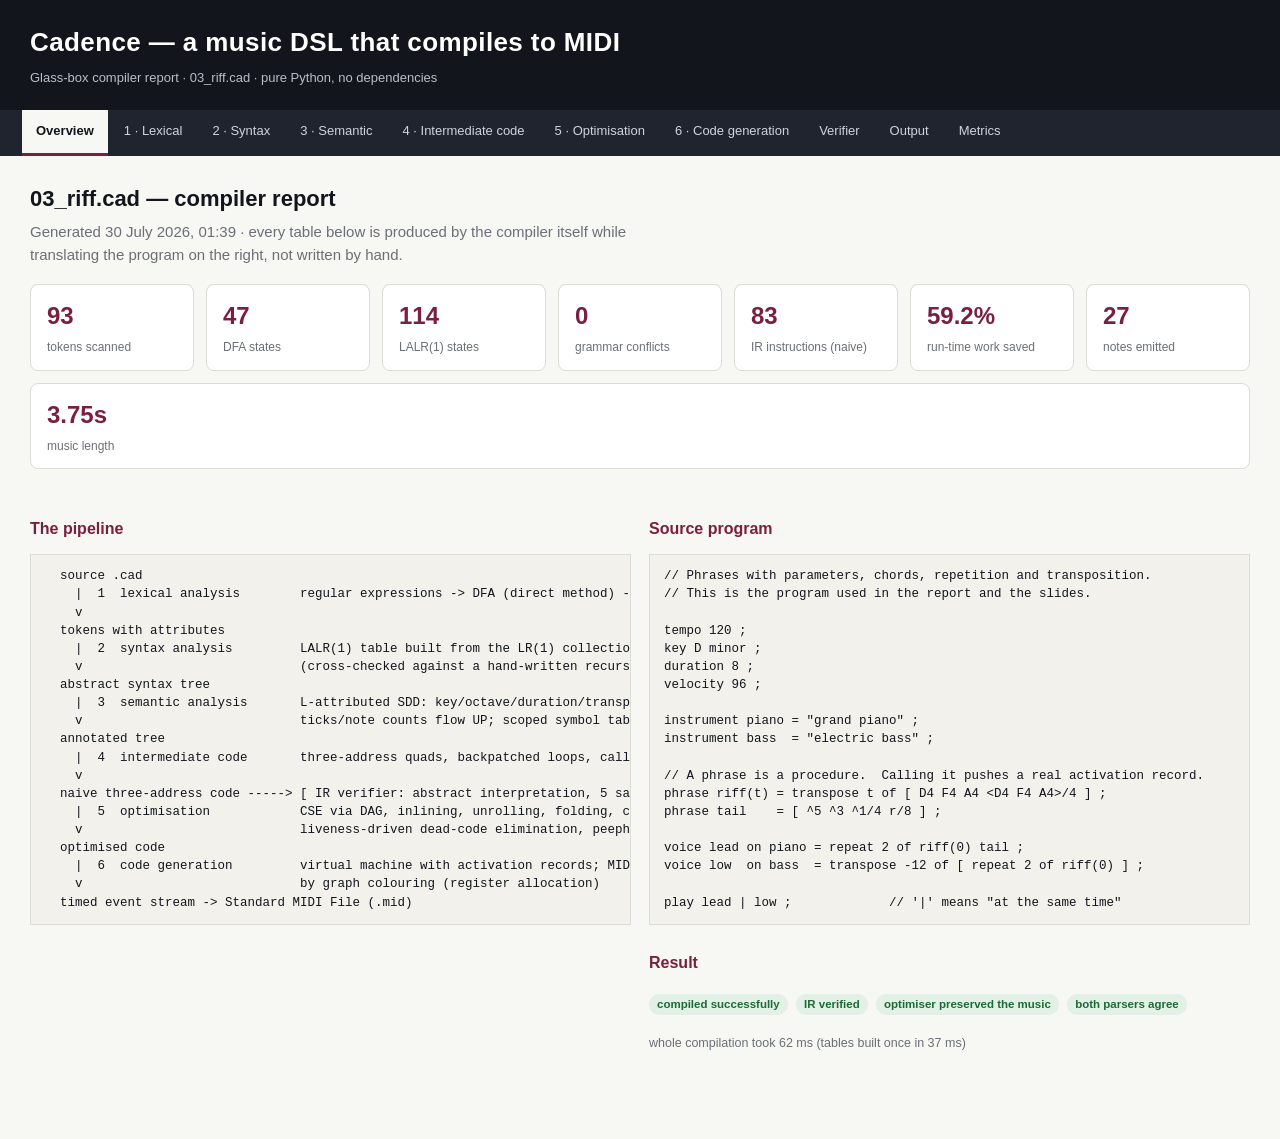
<file: cadence/docs/Cadence_Compiler_Report_riff.html>
<!doctype html><html lang='en'><head><meta charset='utf-8'>
<meta name='viewport' content='width=device-width,initial-scale=1'>
<title>03_riff.cad &mdash; Cadence compiler report</title><style>
:root{--ink:#12151c;--paper:#f7f7f4;--card:#ffffff;--line:#dcdcd4;
      --accent:#7a1f3d;--accent2:#1f6f6b;--muted:#6b6f76;--code:#f2f1ec;}
*{box-sizing:border-box}
body{margin:0;background:var(--paper);color:var(--ink);
     font:15px/1.55 "Segoe UI",Roboto,Helvetica,Arial,sans-serif}
header{background:var(--ink);color:#fff;padding:22px 30px}
header h1{margin:0;font-size:26px;letter-spacing:.4px}
header p{margin:6px 0 0;color:#b9bec7;font-size:13px}
nav{display:flex;flex-wrap:wrap;gap:2px;background:#20242e;padding:0 22px}
nav a{color:#cfd4dc;text-decoration:none;padding:11px 14px;font-size:13px;
      border-bottom:3px solid transparent}
nav a:hover{background:#2b3040;color:#fff}
nav a.on{background:var(--paper);color:var(--ink);border-bottom-color:var(--accent);
         font-weight:600}
main{padding:26px 30px 70px;max-width:1500px}
section{display:none}
section.on{display:block}
h2{font-size:22px;margin:0 0 4px}
h3{font-size:16px;margin:26px 0 8px;color:var(--accent)}
h4{font-size:14px;margin:18px 0 6px;color:var(--accent2)}
p.lead{color:var(--muted);margin:0 0 18px;max-width:80ch}
table{border-collapse:collapse;width:100%;background:var(--card);font-size:13px;
      margin:8px 0 14px;box-shadow:0 1px 2px rgba(0,0,0,.06)}
th{background:#eceae3;text-align:left;padding:7px 9px;font-weight:600;
   border-bottom:1px solid var(--line)}
td{padding:6px 9px;border-bottom:1px solid #eeede8;vertical-align:top}
tr:hover td{background:#fbfaf6}
code,pre{font-family:"Cascadia Mono",Consolas,"Courier New",monospace}
pre{background:var(--code);border:1px solid var(--line);padding:12px 14px;
    overflow:auto;font-size:12.5px;line-height:1.45;max-height:520px}
.cards{display:flex;flex-wrap:wrap;gap:12px;margin:14px 0 22px}
.card{background:var(--card);border:1px solid var(--line);border-radius:8px;
      padding:12px 16px;min-width:150px;flex:1}
.card b{display:block;font-size:24px;color:var(--accent)}
.card span{font-size:12px;color:var(--muted)}
.pill{display:inline-block;padding:2px 8px;border-radius:10px;font-size:11.5px;
      font-weight:600}
.ok{background:#e2f0e6;color:#1d6b34}.bad{background:#fbe3e3;color:#9c2020}
.warn{background:#fdf0dc;color:#8a5a12}
.two{display:flex;gap:18px;flex-wrap:wrap}.two>div{flex:1;min-width:340px}
.note{border-left:3px solid var(--accent2);background:#eef6f5;padding:10px 14px;
      font-size:13px;margin:12px 0}
.roll{background:#fff;border:1px solid var(--line);border-radius:6px;padding:8px}
small.mut{color:var(--muted)}
</style></head><body>
<header><h1>Cadence &mdash; a music DSL that compiles to MIDI</h1>
<p>Glass-box compiler report &middot; 03_riff.cad &middot; pure Python, no dependencies</p></header>
<nav><a data-t='overview' href='javascript:show("overview")'>Overview</a><a data-t='m1' href='javascript:show("m1")'>1 &middot; Lexical</a><a data-t='m2' href='javascript:show("m2")'>2 &middot; Syntax</a><a data-t='m3' href='javascript:show("m3")'>3 &middot; Semantic</a><a data-t='m4' href='javascript:show("m4")'>4 &middot; Intermediate code</a><a data-t='m5' href='javascript:show("m5")'>5 &middot; Optimisation</a><a data-t='m6' href='javascript:show("m6")'>6 &middot; Code generation</a><a data-t='verify' href='javascript:show("verify")'>Verifier</a><a data-t='out' href='javascript:show("out")'>Output</a><a data-t='metrics' href='javascript:show("metrics")'>Metrics</a></nav><main><section id='overview'>
<h2>03_riff.cad &mdash; compiler report</h2>
<p class='lead'>Generated 30 July 2026, 01:39 &middot; every table below is produced
by the compiler itself while translating the program on the right, not written by hand.</p>
<div class='cards'><div class='card'><b>93</b><span>tokens scanned</span></div><div class='card'><b>47</b><span>DFA states</span></div><div class='card'><b>114</b><span>LALR(1) states</span></div><div class='card'><b>0</b><span>grammar conflicts</span></div><div class='card'><b>83</b><span>IR instructions (naive)</span></div><div class='card'><b>59.2%</b><span>run-time work saved</span></div><div class='card'><b>27</b><span>notes emitted</span></div><div class='card'><b>3.75s</b><span>music length</span></div></div>
<div class='two'><div><h3>The pipeline</h3>
<pre>  source .cad
    |  1  lexical analysis        regular expressions -> DFA (direct method) -> minimised -> maximal munch
    v
  tokens with attributes
    |  2  syntax analysis         LALR(1) table built from the LR(1) collection, merged by core
    v                             (cross-checked against a hand-written recursive-descent parser)
  abstract syntax tree
    |  3  semantic analysis       L-attributed SDD: key/octave/duration/transposition flow DOWN,
    v                             ticks/note counts flow UP; scoped symbol table; type checks
  annotated tree
    |  4  intermediate code       three-address quads, backpatched loops, calls with activation records
    v
  naive three-address code -----> [ IR verifier: abstract interpretation, 5 safety properties ]
    |  5  optimisation            CSE via DAG, inlining, unrolling, folding, copy propagation,
    v                             liveness-driven dead-code elimination, peephole
  optimised code
    |  6  code generation         virtual machine with activation records; MIDI channel allocation
    v                             by graph colouring (register allocation)
  timed event stream -> Standard MIDI File (.mid)</pre></div>
<div><h3>Source program</h3><pre>// Phrases with parameters, chords, repetition and transposition.
// This is the program used in the report and the slides.

tempo 120 ;
key D minor ;
duration 8 ;
velocity 96 ;

instrument piano = &quot;grand piano&quot; ;
instrument bass  = &quot;electric bass&quot; ;

// A phrase is a procedure.  Calling it pushes a real activation record.
phrase riff(t) = transpose t of [ D4 F4 A4 &lt;D4 F4 A4&gt;/4 ] ;
phrase tail    = [ ^5 ^3 ^1/4 r/8 ] ;

voice lead on piano = repeat 2 of riff(0) tail ;
voice low  on bass  = transpose -12 of [ repeat 2 of riff(0) ] ;

play lead | low ;             // &#x27;|&#x27; means &quot;at the same time&quot;</pre>
<h3>Result</h3><p><span class='pill ok'>compiled successfully</span>
&nbsp;<span class='pill ok'>IR verified</span>
&nbsp;<span class='pill ok'>optimiser preserved the music</span>
&nbsp;<span class='pill ok'>both parsers agree</span></p>
<p><small class='mut'>whole compilation took 62 ms
(tables built once in 37 ms)</small></p></div></div></section><section id='m1'>
<h2>Module 1 &mdash; Lexical analysis</h2>
<p class='lead'>The token specification is a list of extended regular expressions.  They are
combined into one syntax tree, numbered by position, and turned straight into a DFA by the
direct method (nullable / firstpos / lastpos / followpos) &mdash; no NFA, no subset
construction of an NFA, and no use of Python's <code>re</code> module anywhere.</p>
<div class='cards'>
<div class='card'><b>25</b><span>token rules</span></div>
<div class='card'><b>101</b><span>numbered positions in the tree</span></div>
<div class='card'><b>37</b><span>character classes (equivalence groups)</span></div>
<div class='card'><b>47</b><span>DFA states, direct method</span></div>
<div class='card'><b>47</b><span>DFA states, after minimisation</span></div>
<div class='card'><b>19</b><span>reserved words (kept out of the DFA)</span></div>
</div>
<div class='note'><b>Why the minimiser finds nothing to merge here:</b> the direct method builds
states as <i>sets of positions</i>, and two different position sets are only equivalent if
they accept the same suffixes. For this specification no two were, so the DFA it produced was
already minimal. The minimiser is proved to work on a deliberately redundant automaton in
<code>tests/test_lexer.py</code> (5 states in, 4 out).</div>
<h3>The specification (priority order)</h3>
<table><tr><th>#</th><th>token</th><th>extended regular expression</th></tr><tr><td>1</td><td>WS</td><td>[ \t\r\n]+</td></tr><tr><td>2</td><td>COMMENT</td><td>//[^\n]*</td></tr><tr><td>3</td><td>STRING</td><td>\&quot;[^\&quot;\n]*\&quot;</td></tr><tr><td>4</td><td>BADSTRING</td><td>\&quot;[^\&quot;\n]*</td></tr><tr><td>5</td><td>NOTE</td><td>[A-G](#|b)?[0-8](/(1|2|4|8|16|32|64)\.?)?</td></tr><tr><td>6</td><td>DEGREE</td><td>\^[1-7](&#x27;|,)*(/(1|2|4|8|16|32|64)\.?)?</td></tr><tr><td>7</td><td>REST</td><td>(r|~)(/(1|2|4|8|16|32|64)\.?)?</td></tr><tr><td>8</td><td>PITCHNAME</td><td>[A-G](#|b)?</td></tr><tr><td>9</td><td>NUMBER</td><td>[0-9]+</td></tr><tr><td>10</td><td>ID</td><td>[a-z_][a-zA-Z0-9_]*</td></tr><tr><td>11</td><td>ASSIGN</td><td>=</td></tr><tr><td>12</td><td>SEMI</td><td>;</td></tr><tr><td>13</td><td>BAR</td><td>\|</td></tr><tr><td>14</td><td>LBRACK</td><td>\[</td></tr><tr><td>15</td><td>RBRACK</td><td>\]</td></tr><tr><td>16</td><td>LPAREN</td><td>\(</td></tr><tr><td>17</td><td>RPAREN</td><td>\)</td></tr><tr><td>18</td><td>SLASH</td><td>/</td></tr><tr><td>19</td><td>DOT</td><td>\.</td></tr><tr><td>20</td><td>PLUS</td><td>\+</td></tr><tr><td>21</td><td>MINUS</td><td>-</td></tr><tr><td>22</td><td>STAR</td><td>\*</td></tr><tr><td>23</td><td>COMMA</td><td>,</td></tr><tr><td>24</td><td>LT</td><td>&lt;</td></tr><tr><td>25</td><td>GT</td><td>&gt;</td></tr></table>
<h3>Two rules that overlap &mdash; and how the scanner decides</h3>
<div class='note'><code>r</code> matches both REST and ID.  <code>riff</code> matches ID (4
characters) and REST (1 character), so <b>maximal munch</b> chooses ID.  A bare <code>r</code>
matches both with length 1, so <b>rule priority</b> chooses REST, because REST is listed first.
That is the whole tie-breaking policy of Lex, implemented here in ten lines.</div>
<h3>Token stream for this program</h3>
<table><tr><th>line:col</th><th>token</th><th>lexeme</th><th>attributes computed by the token&#x27;s action</th></tr><tr><td>4:1</td><td>TEMPO</td><td>tempo</td><td>word=tempo</td></tr><tr><td>4:7</td><td>NUMBER</td><td>120</td><td>value=120</td></tr><tr><td>4:11</td><td>SEMI</td><td>;</td><td></td></tr><tr><td>5:1</td><td>KEY</td><td>key</td><td>word=key</td></tr><tr><td>5:5</td><td>PITCHNAME</td><td>D</td><td>letter=D, accidental=0, pitch_class=2</td></tr><tr><td>5:7</td><td>MODE</td><td>minor</td><td>word=minor</td></tr><tr><td>5:13</td><td>SEMI</td><td>;</td><td></td></tr><tr><td>6:1</td><td>DURATION</td><td>duration</td><td>word=duration</td></tr><tr><td>6:10</td><td>NUMBER</td><td>8</td><td>value=8</td></tr><tr><td>6:12</td><td>SEMI</td><td>;</td><td></td></tr><tr><td>7:1</td><td>VELOCITY</td><td>velocity</td><td>word=velocity</td></tr><tr><td>7:10</td><td>NUMBER</td><td>96</td><td>value=96</td></tr><tr><td>7:13</td><td>SEMI</td><td>;</td><td></td></tr><tr><td>9:1</td><td>INSTRUMENT</td><td>instrument</td><td>word=instrument</td></tr><tr><td>9:12</td><td>ID</td><td>piano</td><td>name=piano</td></tr><tr><td>9:18</td><td>ASSIGN</td><td>=</td><td></td></tr><tr><td>9:20</td><td>STRING</td><td>&quot;grand piano&quot;</td><td>value=grand piano</td></tr><tr><td>9:34</td><td>SEMI</td><td>;</td><td></td></tr><tr><td>10:1</td><td>INSTRUMENT</td><td>instrument</td><td>word=instrument</td></tr><tr><td>10:12</td><td>ID</td><td>bass</td><td>name=bass</td></tr><tr><td>10:18</td><td>ASSIGN</td><td>=</td><td></td></tr><tr><td>10:20</td><td>STRING</td><td>&quot;electric bass&quot;</td><td>value=electric bass</td></tr><tr><td>10:36</td><td>SEMI</td><td>;</td><td></td></tr><tr><td>13:1</td><td>PHRASE</td><td>phrase</td><td>word=phrase</td></tr><tr><td>13:8</td><td>ID</td><td>riff</td><td>name=riff</td></tr><tr><td>13:12</td><td>LPAREN</td><td>(</td><td></td></tr><tr><td>13:13</td><td>ID</td><td>t</td><td>name=t</td></tr><tr><td>13:14</td><td>RPAREN</td><td>)</td><td></td></tr><tr><td>13:16</td><td>ASSIGN</td><td>=</td><td></td></tr><tr><td>13:18</td><td>TRANSPOSE</td><td>transpose</td><td>word=transpose</td></tr><tr><td>13:28</td><td>ID</td><td>t</td><td>name=t</td></tr><tr><td>13:30</td><td>OF</td><td>of</td><td>word=of</td></tr><tr><td>13:33</td><td>LBRACK</td><td>[</td><td></td></tr><tr><td>13:35</td><td>NOTE</td><td>D4</td><td>letter=D, accidental=0, octave=4, den=None, dotted=False, pitch=62</td></tr><tr><td>13:38</td><td>NOTE</td><td>F4</td><td>letter=F, accidental=0, octave=4, den=None, dotted=False, pitch=65</td></tr><tr><td>13:41</td><td>NOTE</td><td>A4</td><td>letter=A, accidental=0, octave=4, den=None, dotted=False, pitch=69</td></tr><tr><td>13:44</td><td>LT</td><td>&lt;</td><td></td></tr><tr><td>13:45</td><td>NOTE</td><td>D4</td><td>letter=D, accidental=0, octave=4, den=None, dotted=False, pitch=62</td></tr><tr><td>13:48</td><td>NOTE</td><td>F4</td><td>letter=F, accidental=0, octave=4, den=None, dotted=False, pitch=65</td></tr><tr><td>13:51</td><td>NOTE</td><td>A4</td><td>letter=A, accidental=0, octave=4, den=None, dotted=False, pitch=69</td></tr><tr><td>13:53</td><td>GT</td><td>&gt;</td><td></td></tr><tr><td>13:54</td><td>SLASH</td><td>/</td><td></td></tr><tr><td>13:55</td><td>NUMBER</td><td>4</td><td>value=4</td></tr><tr><td>13:57</td><td>RBRACK</td><td>]</td><td></td></tr><tr><td>13:59</td><td>SEMI</td><td>;</td><td></td></tr><tr><td>14:1</td><td>PHRASE</td><td>phrase</td><td>word=phrase</td></tr><tr><td>14:8</td><td>ID</td><td>tail</td><td>name=tail</td></tr><tr><td>14:16</td><td>ASSIGN</td><td>=</td><td></td></tr><tr><td>14:18</td><td>LBRACK</td><td>[</td><td></td></tr><tr><td>14:20</td><td>DEGREE</td><td>^5</td><td>degree=5, octave_shift=0, den=None, dotted=False</td></tr><tr><td>14:23</td><td>DEGREE</td><td>^3</td><td>degree=3, octave_shift=0, den=None, dotted=False</td></tr><tr><td>14:26</td><td>DEGREE</td><td>^1/4</td><td>degree=1, octave_shift=0, den=4, dotted=False</td></tr><tr><td>14:31</td><td>REST</td><td>r/8</td><td>den=8, dotted=False</td></tr><tr><td>14:35</td><td>RBRACK</td><td>]</td><td></td></tr><tr><td>14:37</td><td>SEMI</td><td>;</td><td></td></tr><tr><td>16:1</td><td>VOICE</td><td>voice</td><td>word=voice</td></tr><tr><td>16:7</td><td>ID</td><td>lead</td><td>name=lead</td></tr><tr><td>16:12</td><td>ON</td><td>on</td><td>word=on</td></tr><tr><td>16:15</td><td>ID</td><td>piano</td><td>name=piano</td></tr><tr><td>16:21</td><td>ASSIGN</td><td>=</td><td></td></tr><tr><td>16:23</td><td>REPEAT</td><td>repeat</td><td>word=repeat</td></tr><tr><td>16:30</td><td>NUMBER</td><td>2</td><td>value=2</td></tr><tr><td>16:32</td><td>OF</td><td>of</td><td>word=of</td></tr><tr><td>16:35</td><td>ID</td><td>riff</td><td>name=riff</td></tr><tr><td>16:39</td><td>LPAREN</td><td>(</td><td></td></tr><tr><td>16:40</td><td>NUMBER</td><td>0</td><td>value=0</td></tr><tr><td>16:41</td><td>RPAREN</td><td>)</td><td></td></tr><tr><td>16:43</td><td>ID</td><td>tail</td><td>name=tail</td></tr><tr><td>16:48</td><td>SEMI</td><td>;</td><td></td></tr><tr><td>17:1</td><td>VOICE</td><td>voice</td><td>word=voice</td></tr></table><small class='mut'>showing 70 of 93 rows</small>
<h3>Minimised DFA transition table (first 24 states)</h3>
<table><tr><th>state</th><th>accepts</th><th>transitions</th></tr><tr><td>0</td><td></td><td>[/] -&gt; 1; [_a-qs-z] -&gt; 2; [(] -&gt; 3; [;] -&gt; 4; [A-G] -&gt; 5; [&gt;] -&gt; 6; [.] -&gt; 7; [0-9] -&gt; 8; [=] -&gt; 9; [|] -&gt; 10; [-] -&gt; 11; [&quot;] -&gt; 12; [*] -&gt; 13; [[] -&gt; 14; [&lt;] -&gt; 15; [\t,\n\r_] -&gt; 16; [r] -&gt; 17; [+] -&gt; 18; [)] -&gt; 19; [,] -&gt; 20; []] -&gt; 21; [^] -&gt; 22; [~] -&gt; 23</td></tr><tr><td>1</td><td>SLASH</td><td>[/] -&gt; 46</td></tr><tr><td>2</td><td>ID</td><td>[0-9A-Z_a-z] -&gt; 2</td></tr><tr><td>3</td><td>LPAREN</td><td></td></tr><tr><td>4</td><td>SEMI</td><td></td></tr><tr><td>5</td><td>PITCHNAME</td><td>[#b] -&gt; 38; [0-8] -&gt; 39</td></tr><tr><td>6</td><td>GT</td><td></td></tr><tr><td>7</td><td>DOT</td><td></td></tr><tr><td>8</td><td>NUMBER</td><td>[0-9] -&gt; 8</td></tr><tr><td>9</td><td>ASSIGN</td><td></td></tr><tr><td>10</td><td>BAR</td><td></td></tr><tr><td>11</td><td>MINUS</td><td></td></tr><tr><td>12</td><td>BADSTRING</td><td>[\t\r_,!#-~] -&gt; 12; [&quot;] -&gt; 37</td></tr><tr><td>13</td><td>STAR</td><td></td></tr><tr><td>14</td><td>LBRACK</td><td></td></tr><tr><td>15</td><td>LT</td><td></td></tr><tr><td>16</td><td>WS</td><td>[\t,\n\r_] -&gt; 16</td></tr><tr><td>17</td><td>REST</td><td>[0-9A-Z_a-z] -&gt; 2; [/] -&gt; 24</td></tr><tr><td>18</td><td>PLUS</td><td></td></tr><tr><td>19</td><td>RPAREN</td><td></td></tr><tr><td>20</td><td>COMMA</td><td></td></tr><tr><td>21</td><td>RBRACK</td><td></td></tr><tr><td>22</td><td></td><td>[1-7] -&gt; 30</td></tr><tr><td>23</td><td>REST</td><td>[/] -&gt; 24</td></tr></table></section><section id='m2'>
<h2>Module 2 &mdash; Syntax analysis</h2>
<p class='lead'>One grammar, four parsers built from it: an LL(1) table (which fails, and the
report shows why), and the SLR(1), CLR(1) and LALR(1) tables built from the LR(0) and LR(1)
item collections.  The LALR table is the one that actually parses.</p>
<h3>Parse table comparison &mdash; the metric that matters</h3>
<table><tr><th>parser</th><th>states</th><th>table entries</th><th>shift/reduce conflicts</th><th>reduce/reduce conflicts</th></tr><tr><td>SLR(1)</td><td>114</td><td>742</td><td>0</td><td>0</td></tr><tr><td>CLR(1)</td><td>204</td><td>1343</td><td>0</td><td>0</td></tr><tr><td>LALR(1)</td><td>114</td><td>742</td><td>0</td><td>0</td></tr></table>
<div class='note'>CLR(1) needs <b>204</b> states because it keeps a
separate state for every lookahead context.  Merging states with the same core gives LALR(1),
which is back down to <b>114</b> states &mdash; the same as SLR(1) &mdash;
<b>without</b> reintroducing a single conflict.  That is exactly the trade-off LALR exists to
make, measured on our own grammar.</div>
<h3>Why LL(1) cannot be used</h3>
<p>The grammar is left-recursive in arglist, comp, decls, expr, idlist, notelist, seq, term, so the LL(1) table has
56 conflicting entries. Recursive descent is still implemented (as an
independent cross-check on the LALR parser) but its left recursion is turned into iteration
by hand.</p>
<table><tr><th>nonterminal</th><th>on lookahead</th><th>production A</th><th>production B</th></tr><tr><td>decls</td><td>VOICE</td><td>decls -&gt; decls decl</td><td>decls -&gt; eps</td></tr><tr><td>decls</td><td>DURATION</td><td>decls -&gt; decls decl</td><td>decls -&gt; eps</td></tr><tr><td>decls</td><td>KEY</td><td>decls -&gt; decls decl</td><td>decls -&gt; eps</td></tr><tr><td>decls</td><td>INSTRUMENT</td><td>decls -&gt; decls decl</td><td>decls -&gt; eps</td></tr><tr><td>decls</td><td>PHRASE</td><td>decls -&gt; decls decl</td><td>decls -&gt; eps</td></tr><tr><td>decls</td><td>TEMPO</td><td>decls -&gt; decls decl</td><td>decls -&gt; eps</td></tr><tr><td>decls</td><td>VELOCITY</td><td>decls -&gt; decls decl</td><td>decls -&gt; eps</td></tr><tr><td>idlist</td><td>ID</td><td>idlist -&gt; idlist COMMA ID</td><td>idlist -&gt; ID</td></tr><tr><td>onclause</td><td>ON</td><td>onclause -&gt; ON ID</td><td>onclause -&gt; ON DRUMS</td></tr><tr><td>comp</td><td>ID</td><td>comp -&gt; comp BAR seq</td><td>comp -&gt; seq</td></tr><tr><td>comp</td><td>TRANSPOSE</td><td>comp -&gt; comp BAR seq</td><td>comp -&gt; seq</td></tr><tr><td>comp</td><td>PITCHNAME</td><td>comp -&gt; comp BAR seq</td><td>comp -&gt; seq</td></tr></table><small class='mut'>showing 12 of 56 rows</small>
<h3>The first draft of the grammar was ambiguous &mdash; here is the diagnosis</h3>
<p>Sequencing was originally written <code>comp -> comp comp</code>, and a chord
<code>(D4 F4 A4)/2</code> was written with the same brackets as a group <code>(...)</code>.
Feeding that draft to the same table builder reports
<b>24 shift/reduce</b> and <b>2 reduce/reduce</b>
conflicts in 28 states. The reduce/reduce pair is the interesting one: after
<code>( D4</code> the parser cannot know whether it is inside a chord or inside a group until
after the closing bracket. The fix was to change the syntax, not to hack the table:
chords now use <code>&lt; ... &gt;/2</code>, and sequencing became left-recursive through a
separate <code>seq</code> nonterminal. The final grammar has
<b>0</b> conflicts.</p>
<table><tr><th>kind</th><th>state</th><th>lookahead</th><th>action A</th><th>action B</th><th>resolution</th></tr><tr><td>reduce/reduce</td><td>9</td><td>NOTE</td><td>reduce by comp -&gt; NOTE</td><td>reduce by notelist -&gt; NOTE</td><td>default rule: reduce by the earlier production</td></tr><tr><td>reduce/reduce</td><td>9</td><td>RPAREN</td><td>reduce by comp -&gt; NOTE</td><td>reduce by notelist -&gt; NOTE</td><td>default rule: reduce by the earlier production</td></tr><tr><td>shift/reduce</td><td>12</td><td>ID</td><td>shift, go to state 5</td><td>reduce by comp -&gt; comp comp</td><td>default rule: prefer SHIFT (dangling-else style)</td></tr><tr><td>shift/reduce</td><td>12</td><td>LPAREN</td><td>shift, go to state 7</td><td>reduce by comp -&gt; comp comp</td><td>default rule: prefer SHIFT (dangling-else style)</td></tr><tr><td>shift/reduce</td><td>12</td><td>TRANSPOSE</td><td>shift, go to state 1</td><td>reduce by comp -&gt; comp comp</td><td>default rule: prefer SHIFT (dangling-else style)</td></tr><tr><td>shift/reduce</td><td>12</td><td>BAR</td><td>shift, go to state 11</td><td>reduce by comp -&gt; comp comp</td><td>default rule: prefer SHIFT (dangling-else style)</td></tr><tr><td>shift/reduce</td><td>12</td><td>NOTE</td><td>shift, go to state 3</td><td>reduce by comp -&gt; comp comp</td><td>default rule: prefer SHIFT (dangling-else style)</td></tr><tr><td>shift/reduce</td><td>12</td><td>REPEAT</td><td>shift, go to state 6</td><td>reduce by comp -&gt; comp comp</td><td>default rule: prefer SHIFT (dangling-else style)</td></tr><tr><td>shift/reduce</td><td>14</td><td>ID</td><td>shift, go to state 5</td><td>reduce by comp -&gt; comp BAR comp</td><td>default rule: prefer SHIFT (dangling-else style)</td></tr><tr><td>shift/reduce</td><td>14</td><td>LPAREN</td><td>shift, go to state 7</td><td>reduce by comp -&gt; comp BAR comp</td><td>default rule: prefer SHIFT (dangling-else style)</td></tr></table><small class='mut'>showing 10 of 26 rows</small>
<h3>Productions of the final grammar</h3>
<table><tr><th>#</th><th>left</th><th>right</th></tr><tr><td>0</td><td>program</td><td>decls play</td></tr><tr><td>1</td><td>decls</td><td>decls decl</td></tr><tr><td>2</td><td>decls</td><td>ε</td></tr><tr><td>3</td><td>decl</td><td>TEMPO expr SEMI</td></tr><tr><td>4</td><td>decl</td><td>KEY PITCHNAME MODE SEMI</td></tr><tr><td>5</td><td>decl</td><td>VELOCITY expr SEMI</td></tr><tr><td>6</td><td>decl</td><td>DURATION NUMBER SEMI</td></tr><tr><td>7</td><td>decl</td><td>INSTRUMENT ID ASSIGN insref SEMI</td></tr><tr><td>8</td><td>decl</td><td>PHRASE ID params ASSIGN comp SEMI</td></tr><tr><td>9</td><td>decl</td><td>VOICE ID onclause ASSIGN comp SEMI</td></tr><tr><td>10</td><td>insref</td><td>NUMBER</td></tr><tr><td>11</td><td>insref</td><td>STRING</td></tr><tr><td>12</td><td>insref</td><td>DRUMS</td></tr><tr><td>13</td><td>params</td><td>LPAREN idlist RPAREN</td></tr><tr><td>14</td><td>params</td><td>ε</td></tr><tr><td>15</td><td>idlist</td><td>idlist COMMA ID</td></tr><tr><td>16</td><td>idlist</td><td>ID</td></tr><tr><td>17</td><td>onclause</td><td>ON ID</td></tr><tr><td>18</td><td>onclause</td><td>ON DRUMS</td></tr><tr><td>19</td><td>onclause</td><td>ε</td></tr><tr><td>20</td><td>play</td><td>PLAY comp SEMI</td></tr><tr><td>21</td><td>comp</td><td>comp BAR seq</td></tr><tr><td>22</td><td>comp</td><td>seq</td></tr><tr><td>23</td><td>seq</td><td>seq elem</td></tr><tr><td>24</td><td>seq</td><td>elem</td></tr><tr><td>25</td><td>elem</td><td>REPEAT expr OF elem</td></tr><tr><td>26</td><td>elem</td><td>TRANSPOSE expr OF elem</td></tr><tr><td>27</td><td>elem</td><td>SLOW expr OF elem</td></tr><tr><td>28</td><td>elem</td><td>FAST expr OF elem</td></tr><tr><td>29</td><td>elem</td><td>LBRACK comp RBRACK</td></tr><tr><td>30</td><td>elem</td><td>LT notelist GT SLASH dur</td></tr><tr><td>31</td><td>elem</td><td>NOTE</td></tr><tr><td>32</td><td>elem</td><td>DEGREE</td></tr><tr><td>33</td><td>elem</td><td>REST</td></tr><tr><td>34</td><td>elem</td><td>PITCHNAME</td></tr><tr><td>35</td><td>elem</td><td>ID</td></tr><tr><td>36</td><td>elem</td><td>ID LPAREN arglist RPAREN</td></tr><tr><td>37</td><td>notelist</td><td>notelist noteatom</td></tr><tr><td>38</td><td>notelist</td><td>noteatom</td></tr><tr><td>39</td><td>noteatom</td><td>NOTE</td></tr><tr><td>40</td><td>noteatom</td><td>DEGREE</td></tr><tr><td>41</td><td>noteatom</td><td>PITCHNAME</td></tr><tr><td>42</td><td>dur</td><td>NUMBER</td></tr><tr><td>43</td><td>dur</td><td>NUMBER DOT</td></tr><tr><td>44</td><td>arglist</td><td>arglist COMMA expr</td></tr><tr><td>45</td><td>arglist</td><td>expr</td></tr><tr><td>46</td><td>expr</td><td>expr PLUS term</td></tr><tr><td>47</td><td>expr</td><td>expr MINUS term</td></tr><tr><td>48</td><td>expr</td><td>term</td></tr><tr><td>49</td><td>term</td><td>term STAR factor</td></tr><tr><td>50</td><td>term</td><td>term SLASH factor</td></tr><tr><td>51</td><td>term</td><td>factor</td></tr><tr><td>52</td><td>factor</td><td>NUMBER</td></tr><tr><td>53</td><td>factor</td><td>ID</td></tr><tr><td>54</td><td>factor</td><td>MINUS factor</td></tr><tr><td>55</td><td>factor</td><td>LPAREN expr RPAREN</td></tr></table>
<h3>FIRST and FOLLOW</h3>
<table><tr><th>nonterminal</th><th>FIRST</th><th>FOLLOW</th></tr><tr><td>arglist</td><td>ID, LPAREN, MINUS, NUMBER</td><td>COMMA, RPAREN</td></tr><tr><td>comp</td><td>DEGREE, FAST, ID, LBRACK, LT, NOTE, PITCHNAME, REPEAT, REST, SLOW, TRANSPOSE</td><td>BAR, RBRACK, SEMI</td></tr><tr><td>decl</td><td>DURATION, INSTRUMENT, KEY, PHRASE, TEMPO, VELOCITY, VOICE</td><td>DURATION, INSTRUMENT, KEY, PHRASE, PLAY, TEMPO, VELOCITY, VOICE</td></tr><tr><td>decls</td><td>, DURATION, INSTRUMENT, KEY, PHRASE, TEMPO, VELOCITY, VOICE</td><td>DURATION, INSTRUMENT, KEY, PHRASE, PLAY, TEMPO, VELOCITY, VOICE</td></tr><tr><td>dur</td><td>NUMBER</td><td>BAR, DEGREE, FAST, ID, LBRACK, LT, NOTE, PITCHNAME, RBRACK, REPEAT, REST, SEMI, SLOW, TRANSPOSE</td></tr><tr><td>elem</td><td>DEGREE, FAST, ID, LBRACK, LT, NOTE, PITCHNAME, REPEAT, REST, SLOW, TRANSPOSE</td><td>BAR, DEGREE, FAST, ID, LBRACK, LT, NOTE, PITCHNAME, RBRACK, REPEAT, REST, SEMI, SLOW, TRANSPOSE</td></tr><tr><td>expr</td><td>ID, LPAREN, MINUS, NUMBER</td><td>COMMA, MINUS, OF, PLUS, RPAREN, SEMI</td></tr><tr><td>factor</td><td>ID, LPAREN, MINUS, NUMBER</td><td>COMMA, MINUS, OF, PLUS, RPAREN, SEMI, SLASH, STAR</td></tr><tr><td>idlist</td><td>ID</td><td>COMMA, RPAREN</td></tr><tr><td>insref</td><td>DRUMS, NUMBER, STRING</td><td>SEMI</td></tr><tr><td>noteatom</td><td>DEGREE, NOTE, PITCHNAME</td><td>DEGREE, GT, NOTE, PITCHNAME</td></tr><tr><td>notelist</td><td>DEGREE, NOTE, PITCHNAME</td><td>DEGREE, GT, NOTE, PITCHNAME</td></tr><tr><td>onclause</td><td>, ON</td><td>ASSIGN</td></tr><tr><td>params</td><td>, LPAREN</td><td>ASSIGN</td></tr><tr><td>play</td><td>PLAY</td><td>$</td></tr><tr><td>program</td><td>DURATION, INSTRUMENT, KEY, PHRASE, PLAY, TEMPO, VELOCITY, VOICE</td><td>$</td></tr><tr><td>seq</td><td>DEGREE, FAST, ID, LBRACK, LT, NOTE, PITCHNAME, REPEAT, REST, SLOW, TRANSPOSE</td><td>BAR, DEGREE, FAST, ID, LBRACK, LT, NOTE, PITCHNAME, RBRACK, REPEAT, REST, SEMI, SLOW, TRANSPOSE</td></tr><tr><td>term</td><td>ID, LPAREN, MINUS, NUMBER</td><td>COMMA, MINUS, OF, PLUS, RPAREN, SEMI, SLASH, STAR</td></tr></table>
<h3>LALR parse of this program (stack / input / action)</h3>
<table><tr><th>stack (top 8 states)</th><th>next input</th><th>action</th></tr><tr><td>0</td><td>tempo 120 ; key D minor</td><td>reduce decls -&gt; epsilon</td></tr><tr><td>0 1</td><td>tempo 120 ; key D minor</td><td>shift 3</td></tr><tr><td>0 1 3</td><td>120 ; key D minor ;</td><td>shift 37</td></tr><tr><td>0 1 3 37</td><td>; key D minor ; duration</td><td>reduce factor -&gt; NUMBER</td></tr><tr><td>0 1 3 36</td><td>; key D minor ; duration</td><td>reduce term -&gt; factor</td></tr><tr><td>0 1 3 31</td><td>; key D minor ; duration</td><td>reduce expr -&gt; term</td></tr><tr><td>0 1 3 112</td><td>; key D minor ; duration</td><td>shift 113</td></tr><tr><td>0 1 3 112 113</td><td>key D minor ; duration 8</td><td>reduce decl -&gt; TEMPO expr SEMI</td></tr><tr><td>0 1 4</td><td>key D minor ; duration 8</td><td>reduce decls -&gt; decls decl</td></tr><tr><td>0 1</td><td>key D minor ; duration 8</td><td>shift 5</td></tr><tr><td>0 1 5</td><td>D minor ; duration 8 ;</td><td>shift 109</td></tr><tr><td>0 1 5 109</td><td>minor ; duration 8 ; velocity</td><td>shift 110</td></tr><tr><td>0 1 5 109 110</td><td>; duration 8 ; velocity 96</td><td>shift 111</td></tr><tr><td>0 1 5 109 110 111</td><td>duration 8 ; velocity 96 ;</td><td>reduce decl -&gt; KEY PITCHNAME MODE SEMI</td></tr><tr><td>0 1 4</td><td>duration 8 ; velocity 96 ;</td><td>reduce decls -&gt; decls decl</td></tr><tr><td>0 1</td><td>duration 8 ; velocity 96 ;</td><td>shift 9</td></tr><tr><td>0 1 9</td><td>8 ; velocity 96 ; instrument</td><td>shift 86</td></tr><tr><td>0 1 9 86</td><td>; velocity 96 ; instrument piano</td><td>shift 87</td></tr><tr><td>0 1 9 86 87</td><td>velocity 96 ; instrument piano =</td><td>reduce decl -&gt; DURATION NUMBER SEMI</td></tr><tr><td>0 1 4</td><td>velocity 96 ; instrument piano =</td><td>reduce decls -&gt; decls decl</td></tr><tr><td>0 1</td><td>velocity 96 ; instrument piano =</td><td>shift 7</td></tr><tr><td>0 1 7</td><td>96 ; instrument piano = &quot;grand piano&quot;</td><td>shift 37</td></tr><tr><td>0 1 7 37</td><td>; instrument piano = &quot;grand piano&quot; ;</td><td>reduce factor -&gt; NUMBER</td></tr><tr><td>0 1 7 36</td><td>; instrument piano = &quot;grand piano&quot; ;</td><td>reduce term -&gt; factor</td></tr><tr><td>0 1 7 31</td><td>; instrument piano = &quot;grand piano&quot; ;</td><td>reduce expr -&gt; term</td></tr><tr><td>0 1 7 96</td><td>; instrument piano = &quot;grand piano&quot; ;</td><td>shift 97</td></tr><tr><td>0 1 7 96 97</td><td>instrument piano = &quot;grand piano&quot; ; instrument</td><td>reduce decl -&gt; VELOCITY expr SEMI</td></tr><tr><td>0 1 4</td><td>instrument piano = &quot;grand piano&quot; ; instrument</td><td>reduce decls -&gt; decls decl</td></tr><tr><td>0 1</td><td>instrument piano = &quot;grand piano&quot; ; instrument</td><td>shift 11</td></tr><tr><td>0 1 11</td><td>piano = &quot;grand piano&quot; ; instrument bass</td><td>shift 79</td></tr><tr><td>0 1 11 79</td><td>= &quot;grand piano&quot; ; instrument bass =</td><td>shift 80</td></tr><tr><td>0 1 11 79 80</td><td>&quot;grand piano&quot; ; instrument bass = &quot;electric bass&quot;</td><td>shift 84</td></tr><tr><td>0 1 11 79 80 84</td><td>; instrument bass = &quot;electric bass&quot; ;</td><td>reduce insref -&gt; STRING</td></tr><tr><td>0 1 11 79 80 82</td><td>; instrument bass = &quot;electric bass&quot; ;</td><td>shift 85</td></tr><tr><td>0 1 11 79 80 82 85</td><td>instrument bass = &quot;electric bass&quot; ; phrase</td><td>reduce decl -&gt; INSTRUMENT ID ASSIGN insref SEMI</td></tr><tr><td>0 1 4</td><td>instrument bass = &quot;electric bass&quot; ; phrase</td><td>reduce decls -&gt; decls decl</td></tr><tr><td>0 1</td><td>instrument bass = &quot;electric bass&quot; ; phrase</td><td>shift 11</td></tr><tr><td>0 1 11</td><td>bass = &quot;electric bass&quot; ; phrase riff</td><td>shift 79</td></tr><tr><td>0 1 11 79</td><td>= &quot;electric bass&quot; ; phrase riff (</td><td>shift 80</td></tr><tr><td>0 1 11 79 80</td><td>&quot;electric bass&quot; ; phrase riff ( t</td><td>shift 84</td></tr><tr><td>0 1 11 79 80 84</td><td>; phrase riff ( t )</td><td>reduce insref -&gt; STRING</td></tr><tr><td>0 1 11 79 80 82</td><td>; phrase riff ( t )</td><td>shift 85</td></tr><tr><td>0 1 11 79 80 82 85</td><td>phrase riff ( t ) =</td><td>reduce decl -&gt; INSTRUMENT ID ASSIGN insref SEMI</td></tr><tr><td>0 1 4</td><td>phrase riff ( t ) =</td><td>reduce decls -&gt; decls decl</td></tr><tr><td>0 1</td><td>phrase riff ( t ) =</td><td>shift 6</td></tr><tr><td>0 1 6</td><td>riff ( t ) = transpose</td><td>shift 98</td></tr><tr><td>0 1 6 98</td><td>( t ) = transpose t</td><td>shift 100</td></tr><tr><td>0 1 6 98 100</td><td>t ) = transpose t of</td><td>shift 102</td></tr><tr><td>0 1 6 98 100 102</td><td>) = transpose t of [</td><td>reduce idlist -&gt; ID</td></tr><tr><td>0 1 6 98 100 101</td><td>) = transpose t of [</td><td>shift 104</td></tr><tr><td>0 1 6 98 100 101 104</td><td>= transpose t of [ D4</td><td>reduce params -&gt; LPAREN idlist RPAREN</td></tr><tr><td>0 1 6 98 99</td><td>= transpose t of [ D4</td><td>shift 106</td></tr><tr><td>0 1 6 98 99 106</td><td>transpose t of [ D4 F4</td><td>shift 18</td></tr><tr><td>0 1 6 98 99 106 18</td><td>t of [ D4 F4 A4</td><td>shift 35</td></tr><tr><td>0 1 6 98 99 106 18 35</td><td>of [ D4 F4 A4 &lt;</td><td>reduce factor -&gt; ID</td></tr><tr><td>0 1 6 98 99 106 18 36</td><td>of [ D4 F4 A4 &lt;</td><td>reduce term -&gt; factor</td></tr><tr><td>0 1 6 98 99 106 18 31</td><td>of [ D4 F4 A4 &lt;</td><td>reduce expr -&gt; term</td></tr><tr><td>0 1 6 98 99 106 18 57</td><td>of [ D4 F4 A4 &lt;</td><td>shift 58</td></tr><tr><td>1 6 98 99 106 18 57 58</td><td>[ D4 F4 A4 &lt; D4</td><td>shift 15</td></tr><tr><td>6 98 99 106 18 57 58 15</td><td>D4 F4 A4 &lt; D4 F4</td><td>shift 13</td></tr></table><small class='mut'>showing 60 of 203 rows</small>
<h3>Abstract syntax tree</h3>
<pre>Program
  .decls:
    Tempo
      .expr:
        Num  (value=120)
    Key  (letter=D, accidental=0, pitch_class=2, mode=minor)
    DefaultDuration  (den=8)
    Velocity
      .expr:
        Num  (value=96)
    Instrument  (name=piano, program=grand piano)
    Instrument  (name=bass, program=electric bass)
    Phrase  (name=riff, params=[&#x27;t&#x27;])
      .body:
        Transpose
          .amount:
            VarRef  (name=t)
          .body:
            Group
              .comp:
                Seq
                  .items:
                    NoteAtom  (pitch=62, letter=D, accidental=0, octave=4, den=None, dotted=False)
                    NoteAtom  (pitch=65, letter=F, accidental=0, octave=4, den=None, dotted=False)
                    NoteAtom  (pitch=69, letter=A, accidental=0, octave=4, den=None, dotted=False)
                    Chord  (den=4, dotted=False)
                      .notes:
                        NoteAtom  (pitch=62, letter=D, accidental=0, octave=4, den=None, dotted=False)
                        NoteAtom  (pitch=65, letter=F, accidental=0, octave=4, den=None, dotted=False)
                        NoteAtom  (pitch=69, letter=A, accidental=0, octave=4, den=None, dotted=False)
    Phrase  (name=tail, params=[])
      .body:
        Group
          .comp:
            Seq
              .items:
                DegreeAtom  (degree=5, octave_shift=0, den=None, dotted=False)
                DegreeAtom  (degree=3, octave_shift=0, den=None, dotted=False)
                DegreeAtom  (degree=1, octave_shift=0, den=4, dotted=False)
                RestAtom  (den=8, dotted=False)
    Voice  (name=lead, instrument=piano)
      .body:
        Seq
          .items:
            Repeat
              .count:
                Num  (value=2)
              .body:
                Ref  (name=riff)
                  .args:
                    Num  (value=0)
            Ref  (name=tail, args=[])
    Voice  (name=low, instrument=bass)
      .body:
        Transpose
          .amount:
            Neg
              .operand:
                Num  (value=12)
          .body:
            Group
              .comp:
                Repeat
                  .count:
                    Num  (value=2)
                  .body:
                    Ref  (name=riff)
                      .args:
                        Num  (value=0)
  .play:
    Play
      .comp:
        Par
          .branches:
            Ref  (name=lead, args=[])
            Ref  (name=low, args=[])</pre></section><section id='m3'>
<h2>Module 3 &mdash; Semantic analysis (L-attributed SDD)</h2>
<p class='lead'>Six attributes are <b>inherited</b> (passed down the tree) and three are
<b>synthesised</b> (passed up).  Cadence needs inherited attributes for something real, not as
an exercise: a bare <code>D</code> has no octave, <code>^5</code> has no pitch, and a note
written without a length has no duration until the context supplies one.</p>
<div class='two'><div>
<h4>Inherited (flow down)</h4>
<pre>key + mode      so ^5 can become a pitch
octave          so a bare 'D' knows which D
duration        so 'F4' with no /8 has a length
velocity        how hard to strike
transposition   accumulated by every enclosing transpose
stretch n/d     accumulated by every enclosing slow/fast</pre>
</div><div>
<h4>Synthesised (flow up)</h4>
<pre>ticks           how long this construct lasts
note_count      how many notes are inside it
pitch lo..hi    used for the out-of-range warning</pre>
<h4>Checks performed</h4>
<pre>undeclared / duplicate names       recursive phrases (cycle detection)
wrong argument count               voice used inside a phrase
tempo, velocity, program ranges    pitch pushed out of 0..127
unknown instrument name (suggests) unused phrase / unplayed voice
division by zero in a constant     note length inside a chord</pre>
</div></div>
<h3>Symbol table</h3>
<table><tr><th>scope</th><th>name</th><th>kind</th><th>type</th><th>declared at</th><th>parameters / program</th><th>uses</th></tr><tr><td>global</td><td>piano</td><td>instrument</td><td>instrument</td><td>9:1</td><td>0</td><td>1</td></tr><tr><td>global</td><td>bass</td><td>instrument</td><td>instrument</td><td>10:1</td><td>33</td><td>1</td></tr><tr><td>global</td><td>riff</td><td>phrase</td><td>music</td><td>13:1</td><td>(t)</td><td>2</td></tr><tr><td>global</td><td>tail</td><td>phrase</td><td>music</td><td>14:1</td><td></td><td>1</td></tr><tr><td>global</td><td>lead</td><td>voice</td><td>voice</td><td>16:1</td><td>0</td><td>1</td></tr><tr><td>global</td><td>low</td><td>voice</td><td>voice</td><td>17:1</td><td>33</td><td>1</td></tr><tr><td>phrase riff</td><td>t</td><td>param</td><td>int</td><td>13:1</td><td></td><td>1</td></tr></table>
<h3>Attribute flow while checking this program</h3>
<p><small class='mut'>indentation = depth in the tree; left column = what was passed
down, right column = what came back up</small></p>
<table><tr><th>depth</th><th>node</th><th>inherited (down)</th><th>synthesised (up)</th></tr><tr><td>      3</td><td>NoteAtom</td><td>key=D minor, oct=4, dur=1/8, vel=96, transpose=?, stretch=1/1</td><td>ticks=240, notes=1</td></tr><tr><td>      3</td><td>NoteAtom</td><td>key=D minor, oct=4, dur=1/8, vel=96, transpose=?, stretch=1/1</td><td>ticks=240, notes=1</td></tr><tr><td>      3</td><td>NoteAtom</td><td>key=D minor, oct=4, dur=1/8, vel=96, transpose=?, stretch=1/1</td><td>ticks=240, notes=1</td></tr><tr><td>        4</td><td>NoteAtom</td><td>key=D minor, oct=4, dur=1/4, vel=96, transpose=?, stretch=1/1</td><td>ticks=480, notes=1</td></tr><tr><td>        4</td><td>NoteAtom</td><td>key=D minor, oct=4, dur=1/4, vel=96, transpose=?, stretch=1/1</td><td>ticks=480, notes=1</td></tr><tr><td>        4</td><td>NoteAtom</td><td>key=D minor, oct=4, dur=1/4, vel=96, transpose=?, stretch=1/1</td><td>ticks=480, notes=1</td></tr><tr><td>      3</td><td>Chord</td><td>key=D minor, oct=4, dur=1/8, vel=96, transpose=?, stretch=1/1</td><td>ticks=480, notes=3</td></tr><tr><td>    2</td><td>Seq</td><td>key=D minor, oct=4, dur=1/8, vel=96, transpose=?, stretch=1/1</td><td>ticks=1200, notes=6</td></tr><tr><td>  1</td><td>Group</td><td>key=D minor, oct=4, dur=1/8, vel=96, transpose=?, stretch=1/1</td><td>ticks=1200, notes=6</td></tr><tr><td>0</td><td>Transpose</td><td>key=D minor, oct=4, dur=1/8, vel=96, transpose=0, stretch=1/1</td><td>ticks=1200, notes=6</td></tr><tr><td>    2</td><td>DegreeAtom</td><td>key=D minor, oct=4, dur=1/8, vel=96, transpose=0, stretch=1/1</td><td>ticks=240, notes=1, pitch 69..69</td></tr><tr><td>    2</td><td>DegreeAtom</td><td>key=D minor, oct=4, dur=1/8, vel=96, transpose=0, stretch=1/1</td><td>ticks=240, notes=1, pitch 65..65</td></tr><tr><td>    2</td><td>DegreeAtom</td><td>key=D minor, oct=4, dur=1/8, vel=96, transpose=0, stretch=1/1</td><td>ticks=480, notes=1, pitch 62..62</td></tr><tr><td>    2</td><td>RestAtom</td><td>key=D minor, oct=4, dur=1/8, vel=96, transpose=0, stretch=1/1</td><td>ticks=240, notes=0</td></tr><tr><td>  1</td><td>Seq</td><td>key=D minor, oct=4, dur=1/8, vel=96, transpose=0, stretch=1/1</td><td>ticks=1200, notes=3, pitch 62..69</td></tr><tr><td>0</td><td>Group</td><td>key=D minor, oct=4, dur=1/8, vel=96, transpose=0, stretch=1/1</td><td>ticks=1200, notes=3, pitch 62..69</td></tr><tr><td>            6</td><td>NoteAtom</td><td>key=D minor, oct=4, dur=1/8, vel=96, transpose=?, stretch=1/1</td><td>ticks=240, notes=1</td></tr><tr><td>            6</td><td>NoteAtom</td><td>key=D minor, oct=4, dur=1/8, vel=96, transpose=?, stretch=1/1</td><td>ticks=240, notes=1</td></tr><tr><td>            6</td><td>NoteAtom</td><td>key=D minor, oct=4, dur=1/8, vel=96, transpose=?, stretch=1/1</td><td>ticks=240, notes=1</td></tr><tr><td>              7</td><td>NoteAtom</td><td>key=D minor, oct=4, dur=1/4, vel=96, transpose=?, stretch=1/1</td><td>ticks=480, notes=1</td></tr><tr><td>              7</td><td>NoteAtom</td><td>key=D minor, oct=4, dur=1/4, vel=96, transpose=?, stretch=1/1</td><td>ticks=480, notes=1</td></tr><tr><td>              7</td><td>NoteAtom</td><td>key=D minor, oct=4, dur=1/4, vel=96, transpose=?, stretch=1/1</td><td>ticks=480, notes=1</td></tr><tr><td>            6</td><td>Chord</td><td>key=D minor, oct=4, dur=1/8, vel=96, transpose=?, stretch=1/1</td><td>ticks=480, notes=3</td></tr><tr><td>          5</td><td>Seq</td><td>key=D minor, oct=4, dur=1/8, vel=96, transpose=?, stretch=1/1</td><td>ticks=1200, notes=6</td></tr><tr><td>        4</td><td>Group</td><td>key=D minor, oct=4, dur=1/8, vel=96, transpose=?, stretch=1/1</td><td>ticks=1200, notes=6</td></tr><tr><td>      3</td><td>Transpose</td><td>key=D minor, oct=4, dur=1/8, vel=96, transpose=0, stretch=1/1</td><td>ticks=1200, notes=6</td></tr><tr><td>    2</td><td>Ref</td><td>key=D minor, oct=4, dur=1/8, vel=96, transpose=0, stretch=1/1</td><td>ticks=1200, notes=6</td></tr><tr><td>  1</td><td>Repeat</td><td>key=D minor, oct=4, dur=1/8, vel=96, transpose=0, stretch=1/1</td><td>ticks=2400, notes=12</td></tr><tr><td>        4</td><td>DegreeAtom</td><td>key=D minor, oct=4, dur=1/8, vel=96, transpose=0, stretch=1/1</td><td>ticks=240, notes=1, pitch 69..69</td></tr><tr><td>        4</td><td>DegreeAtom</td><td>key=D minor, oct=4, dur=1/8, vel=96, transpose=0, stretch=1/1</td><td>ticks=240, notes=1, pitch 65..65</td></tr><tr><td>        4</td><td>DegreeAtom</td><td>key=D minor, oct=4, dur=1/8, vel=96, transpose=0, stretch=1/1</td><td>ticks=480, notes=1, pitch 62..62</td></tr><tr><td>        4</td><td>RestAtom</td><td>key=D minor, oct=4, dur=1/8, vel=96, transpose=0, stretch=1/1</td><td>ticks=240, notes=0</td></tr><tr><td>      3</td><td>Seq</td><td>key=D minor, oct=4, dur=1/8, vel=96, transpose=0, stretch=1/1</td><td>ticks=1200, notes=3, pitch 62..69</td></tr><tr><td>    2</td><td>Group</td><td>key=D minor, oct=4, dur=1/8, vel=96, transpose=0, stretch=1/1</td><td>ticks=1200, notes=3, pitch 62..69</td></tr><tr><td>  1</td><td>Ref</td><td>key=D minor, oct=4, dur=1/8, vel=96, transpose=0, stretch=1/1</td><td>ticks=1200, notes=3, pitch 62..69</td></tr><tr><td>0</td><td>Seq</td><td>key=D minor, oct=4, dur=1/8, vel=96, transpose=0, stretch=1/1</td><td>ticks=3600, notes=15, pitch 62..69</td></tr><tr><td>              7</td><td>NoteAtom</td><td>key=D minor, oct=4, dur=1/8, vel=96, transpose=?, stretch=1/1</td><td>ticks=240, notes=1</td></tr><tr><td>              7</td><td>NoteAtom</td><td>key=D minor, oct=4, dur=1/8, vel=96, transpose=?, stretch=1/1</td><td>ticks=240, notes=1</td></tr><tr><td>              7</td><td>NoteAtom</td><td>key=D minor, oct=4, dur=1/8, vel=96, transpose=?, stretch=1/1</td><td>ticks=240, notes=1</td></tr><tr><td>                8</td><td>NoteAtom</td><td>key=D minor, oct=4, dur=1/4, vel=96, transpose=?, stretch=1/1</td><td>ticks=480, notes=1</td></tr><tr><td>                8</td><td>NoteAtom</td><td>key=D minor, oct=4, dur=1/4, vel=96, transpose=?, stretch=1/1</td><td>ticks=480, notes=1</td></tr><tr><td>                8</td><td>NoteAtom</td><td>key=D minor, oct=4, dur=1/4, vel=96, transpose=?, stretch=1/1</td><td>ticks=480, notes=1</td></tr><tr><td>              7</td><td>Chord</td><td>key=D minor, oct=4, dur=1/8, vel=96, transpose=?, stretch=1/1</td><td>ticks=480, notes=3</td></tr><tr><td>            6</td><td>Seq</td><td>key=D minor, oct=4, dur=1/8, vel=96, transpose=?, stretch=1/1</td><td>ticks=1200, notes=6</td></tr><tr><td>          5</td><td>Group</td><td>key=D minor, oct=4, dur=1/8, vel=96, transpose=?, stretch=1/1</td><td>ticks=1200, notes=6</td></tr><tr><td>        4</td><td>Transpose</td><td>key=D minor, oct=4, dur=1/8, vel=96, transpose=-12, stretch=1/1</td><td>ticks=1200, notes=6</td></tr><tr><td>      3</td><td>Ref</td><td>key=D minor, oct=4, dur=1/8, vel=96, transpose=-12, stretch=1/1</td><td>ticks=1200, notes=6</td></tr><tr><td>    2</td><td>Repeat</td><td>key=D minor, oct=4, dur=1/8, vel=96, transpose=-12, stretch=1/1</td><td>ticks=2400, notes=12</td></tr><tr><td>  1</td><td>Group</td><td>key=D minor, oct=4, dur=1/8, vel=96, transpose=-12, stretch=1/1</td><td>ticks=2400, notes=12</td></tr><tr><td>0</td><td>Transpose</td><td>key=D minor, oct=4, dur=1/8, vel=96, transpose=0, stretch=1/1</td><td>ticks=2400, notes=12</td></tr></table>
<h3>Diagnostics</h3>
<p><span class='pill ok'>no errors, no warnings</span></p></section><section id='m4'>
<h2>Module 4 &mdash; Three-address code</h2>
<p class='lead'>The generator is deliberately naive: every note emits the same six-instruction
pattern even when the transposition is 0 and the stretch is 1/1.  That is the standard
front-end / middle-end contract &mdash; and it is what gives Module 5 something to do.</p>
<div class='note'><b>Backpatching.</b> <code>repeat n of X</code> needs a jump out of the loop
before the label it jumps to exists.  The generator emits the jump with an empty target,
keeps its index in a list (<i>makelist</i>), and fills it in when the label is finally
generated (<i>backpatch</i>) &mdash; the textbook technique, visible in
<code>irgen.py: _Repeat</code>.</div>
<h3>Naive three-address code</h3>
<pre>--- phrase riff($off, $sn, $sd, $t) -----------------------------
   0      t1 = $off + $t   ; accumulate transposition
   1      t2 = 62 + t1   ; D4: apply transposition
   2      NOTEON  t2, vel 96   ; D4
   3      t3 = 240 * $sn   ; D4: scale by stretch
   4      t4 = t3 / $sd   ; D4: scale by stretch
   5      DELAY   t4   ; D4
   6      NOTEOFF t2   ; D4
   7      t5 = 65 + t1   ; F4: apply transposition
   8      NOTEON  t5, vel 96   ; F4
   9      t6 = 240 * $sn   ; F4: scale by stretch
  10      t7 = t6 / $sd   ; F4: scale by stretch
  11      DELAY   t7   ; F4
  12      NOTEOFF t5   ; F4
  13      t8 = 69 + t1   ; A4: apply transposition
  14      NOTEON  t8, vel 96   ; A4
  15      t9 = 240 * $sn   ; A4: scale by stretch
  16      t10 = t9 / $sd   ; A4: scale by stretch
  17      DELAY   t10   ; A4
  18      NOTEOFF t8   ; A4
  19      t11 = 62 + t1   ; chord of 3: apply transposition
  20      NOTEON  t11, vel 96   ; chord of 3
  21      t12 = 65 + t1   ; chord of 3: apply transposition
  22      NOTEON  t12, vel 96   ; chord of 3
  23      t13 = 69 + t1   ; chord of 3: apply transposition
  24      NOTEON  t13, vel 96   ; chord of 3
  25      t14 = 480 * $sn   ; chord of 3: scale by stretch
  26      t15 = t14 / $sd   ; chord of 3: scale by stretch
  27      DELAY   t15   ; chord of 3
  28      NOTEOFF t13   ; chord of 3
  29      NOTEOFF t12   ; chord of 3
  30      NOTEOFF t11   ; chord of 3
  31      RET
--- phrase tail($off, $sn, $sd) ---------------------------------
   0      t1 = 69 + $off   ; degree ^5: apply transposition
   1      NOTEON  t1, vel 96   ; degree ^5
   2      t2 = 240 * $sn   ; degree ^5: scale by stretch
   3      t3 = t2 / $sd   ; degree ^5: scale by stretch
   4      DELAY   t3   ; degree ^5
   5      NOTEOFF t1   ; degree ^5
   6      t4 = 65 + $off   ; degree ^3: apply transposition
   7      NOTEON  t4, vel 96   ; degree ^3
   8      t5 = 240 * $sn   ; degree ^3: scale by stretch
   9      t6 = t5 / $sd   ; degree ^3: scale by stretch
  10      DELAY   t6   ; degree ^3
  11      NOTEOFF t4   ; degree ^3
  12      t7 = 62 + $off   ; degree ^1: apply transposition
  13      NOTEON  t7, vel 96   ; degree ^1
  14      t8 = 480 * $sn   ; degree ^1: scale by stretch
  15      t9 = t8 / $sd   ; degree ^1: scale by stretch
  16      DELAY   t9   ; degree ^1
  17      NOTEOFF t7   ; degree ^1
  18      t10 = 240 * $sn   ; rest: scale by stretch
  19      t11 = t10 / $sd   ; rest: scale by stretch
  20      DELAY   t11   ; rest
  21      RET
--- voice lead --------------------------------------------------
   0      t1 = 2   ; loop counter
   1  L1:
   2      if t1 &lt;= 0 goto L2   ; exit when the counter runs out
   3      PARAM   0   ; implicit: transposition
   4      PARAM   1   ; implicit: stretch numerator
   5      PARAM   1   ; implicit: stretch denominator
   6      PARAM   0   ; argument
   7      CALL    phrase riff, 4
   8      t1 = t1 - 1   ; decrement
   9      goto L1
  10  L2:
  11      PARAM   0   ; implicit: transposition
  12      PARAM   1   ; implicit: stretch numerator
  13      PARAM   1   ; implicit: stretch denominator
  14      CALL    phrase tail, 3
  15      RET
--- voice low ---------------------------------------------------
   0      t1 = 0 + -12   ; accumulate transposition
   1      t2 = 2   ; loop counter
   2  L1:
   3      if t2 &lt;= 0 goto L2   ; exit when the counter runs out
   4      PARAM   t1   ; implicit: transposition
   5      PARAM   1   ; implicit: stretch numerator
   6      PARAM   1   ; implicit: stretch denominator
   7      PARAM   0   ; argument
   8      CALL    phrase riff, 4
   9      t2 = t2 - 1   ; decrement
  10      goto L1
  11  L2:
  12      RET
--- main --------------------------------------------------------
   0      TEMPO   120
   1      SPAWN   voice lead  (program 0)
   2      SPAWN   voice low  (program 33)
   3      RET</pre>
<h4>Activation record for <code>phrase riff</code></h4><table><tr><th>slot</th><th>offset (words)</th></tr><tr><td>return address</td><td>0</td></tr><tr><td>control link (caller frame)</td><td>1</td></tr><tr><td>parameter $off</td><td>2</td></tr><tr><td>parameter $sn</td><td>3</td></tr><tr><td>parameter $sd</td><td>4</td></tr><tr><td>parameter $t</td><td>5</td></tr><tr><td>local t1</td><td>6</td></tr><tr><td>local t10</td><td>7</td></tr><tr><td>local t11</td><td>8</td></tr><tr><td>local t12</td><td>9</td></tr><tr><td>local t13</td><td>10</td></tr><tr><td>local t14</td><td>11</td></tr><tr><td>local t15</td><td>12</td></tr><tr><td>local t2</td><td>13</td></tr><tr><td>local t3</td><td>14</td></tr><tr><td>local t4</td><td>15</td></tr><tr><td>local t5</td><td>16</td></tr><tr><td>local t6</td><td>17</td></tr><tr><td>local t7</td><td>18</td></tr><tr><td>local t8</td><td>19</td></tr><tr><td>local t9</td><td>20</td></tr><tr><td>--- frame size (words)</td><td>21</td></tr></table></section><section id='m5'>
<h2>Module 5 &mdash; Optimisation and data-flow analysis</h2>
<p class='lead'>Every pass is measured twice: statically (how many instructions exist) and
dynamically (how many the virtual machine actually executes).  Inlining and unrolling make the
code <i>bigger</i> and the work <i>smaller</i>; that trade-off is the point, and it is visible
in the two columns below.  The last column re-runs the program after each pass and compares
the note-by-note event stream with the unoptimised run &mdash; a pass that changes what you
hear is a bug.</p>
<h3>Pass-by-pass measurement</h3>
<table><tr><th>pass</th><th>static before</th><th>static after</th><th>delta</th><th>rewrites</th><th>instructions EXECUTED</th><th>music unchanged</th><th>detail</th></tr><tr><td>cse dag</td><td>83</td><td>83</td><td>+0</td><td>7</td><td>201</td><td>yes</td><td>7 repeated expression(s) reused from the DAG</td></tr><tr><td>inline phrases</td><td>83</td><td>152</td><td>-69</td><td>3</td><td>172</td><td>yes</td><td>3 call site(s) inlined</td></tr><tr><td>constant folding</td><td>152</td><td>152</td><td>+0</td><td>24</td><td>172</td><td>yes</td><td>24 expression(s) folded or simplified</td></tr><tr><td>copy propagation</td><td>152</td><td>152</td><td>+0</td><td>64</td><td>172</td><td>yes</td><td>64 operand(s) replaced by their source</td></tr><tr><td>loop unrolling</td><td>152</td><td>206</td><td>-54</td><td>2</td><td>148</td><td>yes</td><td>2 loop(s) unrolled</td></tr><tr><td>cse dag</td><td>206</td><td>206</td><td>+0</td><td>10</td><td>148</td><td>yes</td><td>10 repeated expression(s) reused from the DAG</td></tr><tr><td>constant folding</td><td>206</td><td>206</td><td>+0</td><td>3</td><td>148</td><td>yes</td><td>3 expression(s) folded or simplified</td></tr><tr><td>copy propagation</td><td>206</td><td>206</td><td>+0</td><td>57</td><td>148</td><td>yes</td><td>57 operand(s) replaced by their source</td></tr><tr><td>strength reduction</td><td>206</td><td>206</td><td>+0</td><td>0</td><td>148</td><td>yes</td><td>0 multiplication(s) turned into addition</td></tr><tr><td>dead code elimination</td><td>206</td><td>129</td><td>+77</td><td>77</td><td>82</td><td>yes</td><td>77 dead instruction(s) removed</td></tr><tr><td>remove unused procedures</td><td>129</td><td>86</td><td>+43</td><td>2</td><td>82</td><td>yes</td><td>removed phrase riff, phrase tail</td></tr><tr><td>peephole</td><td>86</td><td>86</td><td>+0</td><td>0</td><td>82</td><td>yes</td><td>0 peephole rewrite(s)</td></tr></table>
<div class='cards'>
<div class='card'><b>83</b><span>instructions, naive</span></div>
<div class='card'><b>86</b><span>instructions, optimised</span></div>
<div class='card'><b>201</b><span>executed, naive</span></div>
<div class='card'><b>82</b><span>executed, optimised</span></div>
<div class='card'><b>59.2%</b><span>work saved</span></div>
</div>
<h3>The DAG a basic block is turned into (this is what CSE searches)</h3>
<pre>DAG for phrase riff, block B0 (32 instructions)

  n3 = ADD(n1, n2)   -&gt; t1
  n6 = ADD(n4, n3)   -&gt; t2
  NOTEON   uses n6
  n9 = MUL(n7, n8)   -&gt; t3
  n12 = DIV(n9, n11)   -&gt; t4
  DELAY    uses n12
  NOTEOFF  uses n6
  n14 = ADD(n13, n3)   -&gt; t5
  NOTEON   uses n14
  n9 reused for t6   &lt;-- common subexpression
  n12 reused for t7   &lt;-- common subexpression
  DELAY    uses n12
  NOTEOFF  uses n14
  n17 = ADD(n16, n3)   -&gt; t8
  NOTEON   uses n17
  n9 reused for t9   &lt;-- common subexpression
  n12 reused for t10   &lt;-- common subexpression
  DELAY    uses n12
  NOTEOFF  uses n17
  n6 reused for t11   &lt;-- common subexpression
  NOTEON   uses n6
  n14 reused for t12   &lt;-- common subexpression
  NOTEON   uses n14
  n17 reused for t13   &lt;-- common subexpression
  NOTEON   uses n17
  n20 = MUL(n19, n8)   -&gt; t14
  n22 = DIV(n20, n11)   -&gt; t15
  DELAY    uses n22
  NOTEOFF  uses n17
  NOTEOFF  uses n14
  NOTEOFF  uses n6

Leaves:
  n1 = $off
  n2 = $t
  n4 = 62
  n5 = t1
  n7 = 240
  n8 = $sn
  n10 = t3
  n11 = $sd
  n13 = 65
  n15 = t6
  n16 = 69
  n18 = t9
  n19 = 480
  n21 = t14</pre>
<h3>Loop unrolling log</h3>
<pre>voice lead: repeat 2 unrolled (31 -&gt; 62 instructions)
voice low: repeat 2 unrolled (31 -&gt; 62 instructions)</pre>
<h3>Inlining log</h3>
<pre>phrase riff inlined into voice lead
phrase tail inlined into voice lead
phrase riff inlined into voice low</pre>
<h3>Control-flow graph of <code>voice lead</code></h3>
<pre>B0  (starts at 0)
        t1 = 2
    --&gt; B1

B1  (starts at 1, label L1)
        L1:
        if t1 &lt;= 0 goto L2
    --&gt; B3, B2

B2  (starts at 3)
        PARAM   0
        PARAM   1
        PARAM   1
        PARAM   0
        CALL    phrase riff, 4
        t1 = t1 - 1
        goto L1
    --&gt; B1 [back edge]

B3  (starts at 10, label L2)
        L2:
        PARAM   0
        PARAM   1
        PARAM   1
        CALL    phrase tail, 3
        RET
    --&gt; (exit)
</pre>
<h4>Dominators and natural loops</h4>
<table><tr><th>block</th><th>dominated by</th></tr><tr><td>B0</td><td>B0</td></tr><tr><td>B1</td><td>B0, B1</td></tr><tr><td>B2</td><td>B0, B1, B2</td></tr><tr><td>B3</td><td>B0, B1, B3</td></tr></table>
<table><tr><th>loop header</th><th>back edge from</th><th>loop body</th></tr><tr><td>B1</td><td>B2</td><td>B1, B2</td></tr></table>
<h3>Live variables (backward, union) &mdash; drives dead-code elimination</h3>
<h4>iteration 1</h4><table><tr><th>block</th><th>IN</th><th>OUT</th></tr><tr><td>B0</td><td>{}</td><td>{t1}</td></tr><tr><td>B1</td><td>{t1}</td><td>{t1}</td></tr><tr><td>B2</td><td>{t1}</td><td>{}</td></tr><tr><td>B3</td><td>{}</td><td>{}</td></tr></table><h4>iteration 2</h4><table><tr><th>block</th><th>IN</th><th>OUT</th></tr><tr><td>B0</td><td>{}</td><td>{t1}</td></tr><tr><td>B1</td><td>{t1}</td><td>{t1}</td></tr><tr><td>B2</td><td>{t1}</td><td>{t1}</td></tr><tr><td>B3</td><td>{}</td><td>{}</td></tr></table><h4>iteration 3</h4><table><tr><th>block</th><th>IN</th><th>OUT</th></tr><tr><td>B0</td><td>{}</td><td>{t1}</td></tr><tr><td>B1</td><td>{t1}</td><td>{t1}</td></tr><tr><td>B2</td><td>{t1}</td><td>{t1}</td></tr><tr><td>B3</td><td>{}</td><td>{}</td></tr></table>
<h3>Reaching definitions (forward, union)</h3>
<table><tr><th>tag</th><th>definition</th></tr><tr><td>d0</td><td>t1 defined at instruction 0</td></tr><tr><td>d1</td><td>t1 defined at instruction 8</td></tr></table>
<h4>iteration 1</h4><table><tr><th>block</th><th>IN</th><th>OUT</th></tr><tr><td>B0</td><td>{}</td><td>{d0}</td></tr><tr><td>B1</td><td>{d0, d1}</td><td>{d0, d1}</td></tr><tr><td>B2</td><td>{d0, d1}</td><td>{d1}</td></tr><tr><td>B3</td><td>{d0, d1}</td><td>{d0, d1}</td></tr></table><h4>iteration 2</h4><table><tr><th>block</th><th>IN</th><th>OUT</th></tr><tr><td>B0</td><td>{}</td><td>{d0}</td></tr><tr><td>B1</td><td>{d0, d1}</td><td>{d0, d1}</td></tr><tr><td>B2</td><td>{d0, d1}</td><td>{d1}</td></tr><tr><td>B3</td><td>{d0, d1}</td><td>{d0, d1}</td></tr></table>
<h3>Available expressions (forward, intersection)</h3>
<p><small class='mut'>universe: t1 SUB 1</small></p>
<h4>iteration 1</h4><table><tr><th>block</th><th>IN</th><th>OUT</th></tr><tr><td>B0</td><td>{}</td><td>{}</td></tr><tr><td>B1</td><td>{}</td><td>{}</td></tr><tr><td>B2</td><td>{}</td><td>{t1 SUB 1}</td></tr><tr><td>B3</td><td>{}</td><td>{}</td></tr></table><h4>iteration 2</h4><table><tr><th>block</th><th>IN</th><th>OUT</th></tr><tr><td>B0</td><td>{}</td><td>{}</td></tr><tr><td>B1</td><td>{}</td><td>{}</td></tr><tr><td>B2</td><td>{}</td><td>{t1 SUB 1}</td></tr><tr><td>B3</td><td>{}</td><td>{}</td></tr></table>
<h3>Optimised three-address code</h3>
<pre>--- voice lead --------------------------------------------------
   0      NOTEON  62, vel 96   ; D4
   1      DELAY   240   ; D4
   2      NOTEOFF 62   ; D4
   3      NOTEON  65, vel 96   ; F4
   4      DELAY   240   ; F4
   5      NOTEOFF 65   ; F4
   6      NOTEON  69, vel 96   ; A4
   7      DELAY   240   ; A4
   8      NOTEOFF 69   ; A4
   9      NOTEON  62, vel 96   ; chord of 3
  10      NOTEON  65, vel 96   ; chord of 3
  11      NOTEON  69, vel 96   ; chord of 3
  12      DELAY   480   ; chord of 3
  13      NOTEOFF 69   ; chord of 3
  14      NOTEOFF 65   ; chord of 3
  15      NOTEOFF 62   ; chord of 3
  16      NOTEON  62, vel 96   ; D4
  17      DELAY   240   ; D4
  18      NOTEOFF 62   ; D4
  19      NOTEON  65, vel 96   ; F4
  20      DELAY   240   ; F4
  21      NOTEOFF 65   ; F4
  22      NOTEON  69, vel 96   ; A4
  23      DELAY   240   ; A4
  24      NOTEOFF 69   ; A4
  25      NOTEON  62, vel 96   ; chord of 3
  26      NOTEON  65, vel 96   ; chord of 3
  27      NOTEON  69, vel 96   ; chord of 3
  28      DELAY   480   ; chord of 3
  29      NOTEOFF 69   ; chord of 3
  30      NOTEOFF 65   ; chord of 3
  31      NOTEOFF 62   ; chord of 3
  32      NOTEON  69, vel 96   ; degree ^5
  33      DELAY   240   ; degree ^5
  34      NOTEOFF 69   ; degree ^5
  35      NOTEON  65, vel 96   ; degree ^3
  36      DELAY   240   ; degree ^3
  37      NOTEOFF 65   ; degree ^3
  38      NOTEON  62, vel 96   ; degree ^1
  39      DELAY   480   ; degree ^1
  40      NOTEOFF 62   ; degree ^1
  41      DELAY   240   ; rest
  42      RET
--- voice low ---------------------------------------------------
   0      i2_t2 = 62 + -12   ; D4: apply transposition
   1      NOTEON  i2_t2, vel 96   ; D4
   2      DELAY   240   ; D4
   3      NOTEOFF i2_t2   ; D4
   4      i2_t5 = 65 + -12   ; F4: apply transposition
   5      NOTEON  i2_t5, vel 96   ; F4
   6      DELAY   240   ; F4
   7      NOTEOFF i2_t5   ; F4
   8      i2_t8 = 69 + -12   ; A4: apply transposition
   9      NOTEON  i2_t8, vel 96   ; A4
  10      DELAY   240   ; A4
  11      NOTEOFF i2_t8   ; A4
  12      NOTEON  i2_t2, vel 96   ; chord of 3
  13      NOTEON  i2_t5, vel 96   ; chord of 3
  14      NOTEON  i2_t8, vel 96   ; chord of 3
  15      DELAY   480   ; chord of 3
  16      NOTEOFF i2_t8   ; chord of 3
  17      NOTEOFF i2_t5   ; chord of 3
  18      NOTEOFF i2_t2   ; chord of 3
  19      i2_t2 = i2_t2   ; D4: apply transposition (CSE)
  20      NOTEON  i2_t2, vel 96   ; D4
  21      DELAY   240   ; D4
  22      NOTEOFF i2_t2   ; D4
  23      i2_t5 = i2_t5   ; F4: apply transposition (CSE)
  24      NOTEON  i2_t5, vel 96   ; F4
  25      DELAY   240   ; F4
  26      NOTEOFF i2_t5   ; F4
  27      i2_t8 = i2_t8   ; A4: apply transposition (CSE)
  28      NOTEON  i2_t8, vel 96   ; A4
  29      DELAY   240   ; A4
  30      NOTEOFF i2_t8   ; A4
  31      NOTEON  i2_t2, vel 96   ; chord of 3
  32      NOTEON  i2_t5, vel 96   ; chord of 3
  33      NOTEON  i2_t8, vel 96   ; chord of 3
  34      DELAY   480   ; chord of 3
  35      NOTEOFF i2_t8   ; chord of 3
  36      NOTEOFF i2_t5   ; chord of 3
  37      NOTEOFF i2_t2   ; chord of 3
  38      RET
--- main --------------------------------------------------------
   0      TEMPO   120
   1      SPAWN   voice lead  (program 0)
   2      SPAWN   voice low  (program 33)
   3      RET</pre>
<h3>Graphviz source for the control-flow graph</h3>
<pre>digraph CFG {
  node [shape=box, fontname=&quot;Courier&quot;];
  B0 [label=&quot;B0\lt1 = 2\l&quot;];
  B1 [label=&quot;B1\lL1:\lif t1 &lt;= 0 goto L2\l&quot;];
  B2 [label=&quot;B2\lPARAM   0\lPARAM   1\lPARAM   1\lPARAM   0\lCALL    phrase riff, 4\lt1 = t1 - 1\lgoto L1\l&quot;];
  B3 [label=&quot;B3\lL2:\lPARAM   0\lPARAM   1\lPARAM   1\lCALL    phrase tail, 3\lRET\l&quot;];
  B0 -&gt; B1;
  B1 -&gt; B3;
  B1 -&gt; B2;
  B2 -&gt; B1 [style=dashed, color=red, label=&quot;back edge&quot;];
}</pre></section><section id='m6'>
<h2>Module 6 &mdash; Code generation, activation records, register allocation</h2>
<p class='lead'>The target is a small virtual machine.  Phrase calls push real activation
records, and MIDI channels are allocated by graph colouring &mdash; the same algorithm as
register allocation, with channel 10 pre-coloured for percussion because General MIDI reserves
it.</p>
<h3>Channel allocation (register allocation by another name)</h3>
<table><tr><th>voice</th><th>GM program</th><th>live range (ticks)</th><th>notes</th><th>allocated</th></tr><tr><td>lead</td><td>0</td><td>0..3360</td><td>15</td><td>channel 2</td></tr><tr><td>low</td><td>33</td><td>0..2400</td><td>12</td><td>channel 1</td></tr></table>
<h4>Interference graph</h4>
<table><tr><th>voice</th><th>interferes with</th><th>why</th></tr><tr><td>lead</td><td>low</td><td>overlap in time</td></tr></table>
<h4>Simplify order (Chaitin)</h4>
<table><tr><th>node removed</th><th>degree at removal</th></tr><tr><td>lead</td><td>degree 1</td></tr><tr><td>low</td><td>degree 0</td></tr></table>
<p><span class='pill ok'>no spills &mdash; the graph was colourable with 15 channels</span></p>
<h4>Program changes emitted</h4>
<table><tr><th>channel</th><th>at tick</th><th>program</th><th>for voice</th></tr><tr><td>0</td><td>0</td><td>33</td><td>low</td></tr><tr><td>1</td><td>0</td><td>0</td><td>lead</td></tr></table>
<h3>Activation-record stack as the program runs</h3>
<table><tr><th>step</th><th>frames (innermost last)</th></tr><tr><td>8</td><td>voice lead [ret=-1, link=-1] {t1=2} | phrase riff [ret=8, link=0] {$off=0, $sn=1, $sd=1, $t=0}</td></tr><tr><td>49</td><td>voice lead [ret=-1, link=-1] {t1=1} | phrase riff [ret=8, link=0] {$off=0, $sn=1, $sd=1, $t=0}</td></tr><tr><td>90</td><td>voice lead [ret=-1, link=-1] {t1=0} | phrase tail [ret=15, link=0] {$off=0, $sn=1, $sd=1}</td></tr><tr><td>122</td><td>voice low [ret=-1, link=-1] {t1=-12, t2=2} | phrase riff [ret=9, link=0] {$off=-12, $sn=1, $sd=1, $t=0}</td></tr><tr><td>163</td><td>voice low [ret=-1, link=-1] {t1=-12, t2=1} | phrase riff [ret=9, link=0] {$off=-12, $sn=1, $sd=1, $t=0}</td></tr></table>
<h3>Virtual machine trace (naive code)</h3>
<pre>     1  t=     0  depth=1  voice lead:0    t1 = 2
     2  t=     0  depth=1  voice lead:1    L1:
     3  t=     0  depth=1  voice lead:2    if t1 &lt;= 0 goto L2
     4  t=     0  depth=1  voice lead:3    PARAM   0
     5  t=     0  depth=1  voice lead:4    PARAM   1
     6  t=     0  depth=1  voice lead:5    PARAM   1
     7  t=     0  depth=1  voice lead:6    PARAM   0
     8  t=     0  depth=1  voice lead:7    CALL    phrase riff, 4
     9  t=     0  depth=2  phrase riff:0    t1 = $off + $t
    10  t=     0  depth=2  phrase riff:1    t2 = 62 + t1
    11  t=     0  depth=2  phrase riff:2    NOTEON  t2, vel 96
    12  t=     0  depth=2  phrase riff:3    t3 = 240 * $sn
    13  t=     0  depth=2  phrase riff:4    t4 = t3 / $sd
    14  t=     0  depth=2  phrase riff:5    DELAY   t4
    15  t=   240  depth=2  phrase riff:6    NOTEOFF t2
    16  t=   240  depth=2  phrase riff:7    t5 = 65 + t1
    17  t=   240  depth=2  phrase riff:8    NOTEON  t5, vel 96
    18  t=   240  depth=2  phrase riff:9    t6 = 240 * $sn
    19  t=   240  depth=2  phrase riff:10   t7 = t6 / $sd
    20  t=   240  depth=2  phrase riff:11   DELAY   t7
    21  t=   480  depth=2  phrase riff:12   NOTEOFF t5
    22  t=   480  depth=2  phrase riff:13   t8 = 69 + t1
    23  t=   480  depth=2  phrase riff:14   NOTEON  t8, vel 96
    24  t=   480  depth=2  phrase riff:15   t9 = 240 * $sn
    25  t=   480  depth=2  phrase riff:16   t10 = t9 / $sd
    26  t=   480  depth=2  phrase riff:17   DELAY   t10
    27  t=   720  depth=2  phrase riff:18   NOTEOFF t8
    28  t=   720  depth=2  phrase riff:19   t11 = 62 + t1
    29  t=   720  depth=2  phrase riff:20   NOTEON  t11, vel 96
    30  t=   720  depth=2  phrase riff:21   t12 = 65 + t1
    31  t=   720  depth=2  phrase riff:22   NOTEON  t12, vel 96
    32  t=   720  depth=2  phrase riff:23   t13 = 69 + t1
    33  t=   720  depth=2  phrase riff:24   NOTEON  t13, vel 96
    34  t=   720  depth=2  phrase riff:25   t14 = 480 * $sn
    35  t=   720  depth=2  phrase riff:26   t15 = t14 / $sd
    36  t=   720  depth=2  phrase riff:27   DELAY   t15
    37  t=  1200  depth=2  phrase riff:28   NOTEOFF t13
    38  t=  1200  depth=2  phrase riff:29   NOTEOFF t12
    39  t=  1200  depth=2  phrase riff:30   NOTEOFF t11
    40  t=  1200  depth=2  phrase riff:31   RET
    41  t=  1200  depth=1  voice lead:8    t1 = t1 - 1
    42  t=  1200  depth=1  voice lead:9    goto L1
    43  t=  1200  depth=1  voice lead:1    L1:
    44  t=  1200  depth=1  voice lead:2    if t1 &lt;= 0 goto L2
    45  t=  1200  depth=1  voice lead:3    PARAM   0
    46  t=  1200  depth=1  voice lead:4    PARAM   1
    47  t=  1200  depth=1  voice lead:5    PARAM   1
    48  t=  1200  depth=1  voice lead:6    PARAM   0
    49  t=  1200  depth=1  voice lead:7    CALL    phrase riff, 4
    50  t=  1200  depth=2  phrase riff:0    t1 = $off + $t
    51  t=  1200  depth=2  phrase riff:1    t2 = 62 + t1
    52  t=  1200  depth=2  phrase riff:2    NOTEON  t2, vel 96
    53  t=  1200  depth=2  phrase riff:3    t3 = 240 * $sn
    54  t=  1200  depth=2  phrase riff:4    t4 = t3 / $sd
    55  t=  1200  depth=2  phrase riff:5    DELAY   t4
    56  t=  1440  depth=2  phrase riff:6    NOTEOFF t2
    57  t=  1440  depth=2  phrase riff:7    t5 = 65 + t1
    58  t=  1440  depth=2  phrase riff:8    NOTEON  t5, vel 96
    59  t=  1440  depth=2  phrase riff:9    t6 = 240 * $sn
    60  t=  1440  depth=2  phrase riff:10   t7 = t6 / $sd
    61  t=  1440  depth=2  phrase riff:11   DELAY   t7
    62  t=  1680  depth=2  phrase riff:12   NOTEOFF t5
    63  t=  1680  depth=2  phrase riff:13   t8 = 69 + t1
    64  t=  1680  depth=2  phrase riff:14   NOTEON  t8, vel 96
    65  t=  1680  depth=2  phrase riff:15   t9 = 240 * $sn
    66  t=  1680  depth=2  phrase riff:16   t10 = t9 / $sd
    67  t=  1680  depth=2  phrase riff:17   DELAY   t10
    68  t=  1920  depth=2  phrase riff:18   NOTEOFF t8
    69  t=  1920  depth=2  phrase riff:19   t11 = 62 + t1
    70  t=  1920  depth=2  phrase riff:20   NOTEON  t11, vel 96
    71  t=  1920  depth=2  phrase riff:21   t12 = 65 + t1
    72  t=  1920  depth=2  phrase riff:22   NOTEON  t12, vel 96
    73  t=  1920  depth=2  phrase riff:23   t13 = 69 + t1
    74  t=  1920  depth=2  phrase riff:24   NOTEON  t13, vel 96
    75  t=  1920  depth=2  phrase riff:25   t14 = 480 * $sn
    76  t=  1920  depth=2  phrase riff:26   t15 = t14 / $sd
    77  t=  1920  depth=2  phrase riff:27   DELAY   t15
    78  t=  2400  depth=2  phrase riff:28   NOTEOFF t13
    79  t=  2400  depth=2  phrase riff:29   NOTEOFF t12
    80  t=  2400  depth=2  phrase riff:30   NOTEOFF t11
    81  t=  2400  depth=2  phrase riff:31   RET
    82  t=  2400  depth=1  voice lead:8    t1 = t1 - 1
    83  t=  2400  depth=1  voice lead:9    goto L1
    84  t=  2400  depth=1  voice lead:1    L1:
    85  t=  2400  depth=1  voice lead:2    if t1 &lt;= 0 goto L2
    86  t=  2400  depth=1  voice lead:10   L2:
    87  t=  2400  depth=1  voice lead:11   PARAM   0
    88  t=  2400  depth=1  voice lead:12   PARAM   1
    89  t=  2400  depth=1  voice lead:13   PARAM   1
    90  t=  2400  depth=1  voice lead:14   CALL    phrase tail, 3
... (111 more lines)</pre>
<h3>Virtual machine trace (optimised code)</h3>
<pre>     1  t=     0  depth=1  voice lead:0    NOTEON  62, vel 96
     2  t=     0  depth=1  voice lead:1    DELAY   240
     3  t=   240  depth=1  voice lead:2    NOTEOFF 62
     4  t=   240  depth=1  voice lead:3    NOTEON  65, vel 96
     5  t=   240  depth=1  voice lead:4    DELAY   240
     6  t=   480  depth=1  voice lead:5    NOTEOFF 65
     7  t=   480  depth=1  voice lead:6    NOTEON  69, vel 96
     8  t=   480  depth=1  voice lead:7    DELAY   240
     9  t=   720  depth=1  voice lead:8    NOTEOFF 69
    10  t=   720  depth=1  voice lead:9    NOTEON  62, vel 96
    11  t=   720  depth=1  voice lead:10   NOTEON  65, vel 96
    12  t=   720  depth=1  voice lead:11   NOTEON  69, vel 96
    13  t=   720  depth=1  voice lead:12   DELAY   480
    14  t=  1200  depth=1  voice lead:13   NOTEOFF 69
    15  t=  1200  depth=1  voice lead:14   NOTEOFF 65
    16  t=  1200  depth=1  voice lead:15   NOTEOFF 62
    17  t=  1200  depth=1  voice lead:16   NOTEON  62, vel 96
    18  t=  1200  depth=1  voice lead:17   DELAY   240
    19  t=  1440  depth=1  voice lead:18   NOTEOFF 62
    20  t=  1440  depth=1  voice lead:19   NOTEON  65, vel 96
    21  t=  1440  depth=1  voice lead:20   DELAY   240
    22  t=  1680  depth=1  voice lead:21   NOTEOFF 65
    23  t=  1680  depth=1  voice lead:22   NOTEON  69, vel 96
    24  t=  1680  depth=1  voice lead:23   DELAY   240
    25  t=  1920  depth=1  voice lead:24   NOTEOFF 69
    26  t=  1920  depth=1  voice lead:25   NOTEON  62, vel 96
    27  t=  1920  depth=1  voice lead:26   NOTEON  65, vel 96
    28  t=  1920  depth=1  voice lead:27   NOTEON  69, vel 96
    29  t=  1920  depth=1  voice lead:28   DELAY   480
    30  t=  2400  depth=1  voice lead:29   NOTEOFF 69
    31  t=  2400  depth=1  voice lead:30   NOTEOFF 65
    32  t=  2400  depth=1  voice lead:31   NOTEOFF 62
    33  t=  2400  depth=1  voice lead:32   NOTEON  69, vel 96
    34  t=  2400  depth=1  voice lead:33   DELAY   240
    35  t=  2640  depth=1  voice lead:34   NOTEOFF 69
    36  t=  2640  depth=1  voice lead:35   NOTEON  65, vel 96
    37  t=  2640  depth=1  voice lead:36   DELAY   240
    38  t=  2880  depth=1  voice lead:37   NOTEOFF 65
    39  t=  2880  depth=1  voice lead:38   NOTEON  62, vel 96
    40  t=  2880  depth=1  voice lead:39   DELAY   480
    41  t=  3360  depth=1  voice lead:40   NOTEOFF 62
    42  t=  3360  depth=1  voice lead:41   DELAY   240
    43  t=  3600  depth=1  voice lead:42   RET
    44  t=     0  depth=1  voice low:0    i2_t2 = 62 + -12
    45  t=     0  depth=1  voice low:1    NOTEON  i2_t2, vel 96
    46  t=     0  depth=1  voice low:2    DELAY   240
    47  t=   240  depth=1  voice low:3    NOTEOFF i2_t2
    48  t=   240  depth=1  voice low:4    i2_t5 = 65 + -12
    49  t=   240  depth=1  voice low:5    NOTEON  i2_t5, vel 96
    50  t=   240  depth=1  voice low:6    DELAY   240
    51  t=   480  depth=1  voice low:7    NOTEOFF i2_t5
    52  t=   480  depth=1  voice low:8    i2_t8 = 69 + -12
    53  t=   480  depth=1  voice low:9    NOTEON  i2_t8, vel 96
    54  t=   480  depth=1  voice low:10   DELAY   240
    55  t=   720  depth=1  voice low:11   NOTEOFF i2_t8
    56  t=   720  depth=1  voice low:12   NOTEON  i2_t2, vel 96
    57  t=   720  depth=1  voice low:13   NOTEON  i2_t5, vel 96
    58  t=   720  depth=1  voice low:14   NOTEON  i2_t8, vel 96
    59  t=   720  depth=1  voice low:15   DELAY   480
    60  t=  1200  depth=1  voice low:16   NOTEOFF i2_t8
... (22 more lines)</pre></section><section id='verify'>
<h2>Security checking of virtual machine code</h2>
<p class='lead'>The syllabus lists &ldquo;implementation of a naive code generator for a virtual
machine, security checking of virtual machine code&rdquo;.  Before the VM executes anything, the
generated code is checked by abstract interpretation over the control-flow graph.  These are the
same five families of check a JVM bytecode verifier, a WebAssembly validator or the eBPF
verifier performs.</p>
<div class='note'>1. every jump target exists &nbsp;&middot;&nbsp; 2. every CALL matches the
callee's arity and enough PARAMs were pushed on every path &nbsp;&middot;&nbsp;
3. parallel-block nesting agrees at every merge point (the same shape of check as operand-stack
depth agreement) &nbsp;&middot;&nbsp; 4. no local is read on a path where it was never written
(a forward &ldquo;definitely assigned&rdquo; analysis, meet = intersection) &nbsp;&middot;&nbsp;
5. every procedure ends in RET and cannot fall off the end.<br>
The VM is also sandboxed at run time: step, frame-depth and event limits.</div>
<p>Result: <span class='pill ok'>all checks passed</span>
&nbsp; naive code &nbsp;&middot;&nbsp;
<span class='pill ok'>all checks passed</span>
&nbsp; optimised code</p>
<table><tr><th>result</th><th>check</th><th>procedure</th></tr><tr><td>pass</td><td>jump targets resolve</td><td>phrase riff</td></tr><tr><td>pass</td><td>call arity and PARAM balance</td><td>phrase riff</td></tr><tr><td>pass</td><td>parallel blocks properly nested</td><td>phrase riff</td></tr><tr><td>pass</td><td>no local read before assignment</td><td>phrase riff</td></tr><tr><td>pass</td><td>procedure ends in RET</td><td>phrase riff</td></tr><tr><td>pass</td><td>jump targets resolve</td><td>phrase tail</td></tr><tr><td>pass</td><td>call arity and PARAM balance</td><td>phrase tail</td></tr><tr><td>pass</td><td>parallel blocks properly nested</td><td>phrase tail</td></tr><tr><td>pass</td><td>no local read before assignment</td><td>phrase tail</td></tr><tr><td>pass</td><td>procedure ends in RET</td><td>phrase tail</td></tr><tr><td>pass</td><td>jump targets resolve</td><td>voice lead</td></tr><tr><td>pass</td><td>call arity and PARAM balance</td><td>voice lead</td></tr><tr><td>pass</td><td>parallel blocks properly nested</td><td>voice lead</td></tr><tr><td>pass</td><td>no local read before assignment</td><td>voice lead</td></tr><tr><td>pass</td><td>procedure ends in RET</td><td>voice lead</td></tr><tr><td>pass</td><td>jump targets resolve</td><td>voice low</td></tr><tr><td>pass</td><td>call arity and PARAM balance</td><td>voice low</td></tr><tr><td>pass</td><td>parallel blocks properly nested</td><td>voice low</td></tr><tr><td>pass</td><td>no local read before assignment</td><td>voice low</td></tr><tr><td>pass</td><td>procedure ends in RET</td><td>voice low</td></tr><tr><td>pass</td><td>jump targets resolve</td><td>main</td></tr><tr><td>pass</td><td>call arity and PARAM balance</td><td>main</td></tr><tr><td>pass</td><td>parallel blocks properly nested</td><td>main</td></tr><tr><td>pass</td><td>no local read before assignment</td><td>main</td></tr><tr><td>pass</td><td>procedure ends in RET</td><td>main</td></tr></table></section><section id='out'>
<h2>The output: a Standard MIDI File</h2>
<p class='lead'>The compiler writes the bytes of the .mid file itself &mdash; header chunk,
one track per voice, variable-length delta times.  Double-click it and it plays.</p>
<h3>Piano roll of the compiled music</h3>
<div class='roll'><svg viewBox='0 0 1380 336' width='100%' style='max-height:340px'><line x1='46' y1='334.9' x2='1370' y2='334.9' stroke='#e7e5de'/><text x='6' y='338.9' font-size='10' fill='#8b8f96'>MIDI 48</text><line x1='46' y1='149.3' x2='1370' y2='149.3' stroke='#e7e5de'/><text x='6' y='153.3' font-size='10' fill='#8b8f96'>MIDI 60</text><line x1='46.0' y1='10' x2='46.0' y2='304' stroke='#efeee8'/><text x='48.0' y='318' font-size='9.5' fill='#9b9fa6'>bar 1</text><line x1='802.6' y1='10' x2='802.6' y2='304' stroke='#efeee8'/><text x='804.6' y='318' font-size='9.5' fill='#9b9fa6'>bar 2</text><rect x='46.0' y='115.3' width='93.6' height='6' rx='2' fill='#7a1f3d' opacity='0.87'/><rect x='140.6' y='68.9' width='93.6' height='6' rx='2' fill='#7a1f3d' opacity='0.87'/><rect x='235.1' y='7.0' width='93.6' height='6' rx='2' fill='#7a1f3d' opacity='0.87'/><rect x='329.7' y='7.0' width='188.1' height='6' rx='2' fill='#7a1f3d' opacity='0.87'/><rect x='329.7' y='68.9' width='188.1' height='6' rx='2' fill='#7a1f3d' opacity='0.87'/><rect x='329.7' y='115.3' width='188.1' height='6' rx='2' fill='#7a1f3d' opacity='0.87'/><rect x='518.9' y='115.3' width='93.6' height='6' rx='2' fill='#7a1f3d' opacity='0.87'/><rect x='613.4' y='68.9' width='93.6' height='6' rx='2' fill='#7a1f3d' opacity='0.87'/><rect x='708.0' y='7.0' width='93.6' height='6' rx='2' fill='#7a1f3d' opacity='0.87'/><rect x='802.6' y='7.0' width='188.1' height='6' rx='2' fill='#7a1f3d' opacity='0.87'/><rect x='802.6' y='68.9' width='188.1' height='6' rx='2' fill='#7a1f3d' opacity='0.87'/><rect x='802.6' y='115.3' width='188.1' height='6' rx='2' fill='#7a1f3d' opacity='0.87'/><rect x='991.7' y='7.0' width='93.6' height='6' rx='2' fill='#7a1f3d' opacity='0.87'/><rect x='1086.3' y='68.9' width='93.6' height='6' rx='2' fill='#7a1f3d' opacity='0.87'/><rect x='1180.9' y='115.3' width='188.1' height='6' rx='2' fill='#7a1f3d' opacity='0.87'/><rect x='46.0' y='301.0' width='93.6' height='6' rx='2' fill='#1f6f6b' opacity='0.87'/><rect x='140.6' y='254.6' width='93.6' height='6' rx='2' fill='#1f6f6b' opacity='0.87'/><rect x='235.1' y='192.7' width='93.6' height='6' rx='2' fill='#1f6f6b' opacity='0.87'/><rect x='329.7' y='192.7' width='188.1' height='6' rx='2' fill='#1f6f6b' opacity='0.87'/><rect x='329.7' y='254.6' width='188.1' height='6' rx='2' fill='#1f6f6b' opacity='0.87'/><rect x='329.7' y='301.0' width='188.1' height='6' rx='2' fill='#1f6f6b' opacity='0.87'/><rect x='518.9' y='301.0' width='93.6' height='6' rx='2' fill='#1f6f6b' opacity='0.87'/><rect x='613.4' y='254.6' width='93.6' height='6' rx='2' fill='#1f6f6b' opacity='0.87'/><rect x='708.0' y='192.7' width='93.6' height='6' rx='2' fill='#1f6f6b' opacity='0.87'/><rect x='802.6' y='192.7' width='188.1' height='6' rx='2' fill='#1f6f6b' opacity='0.87'/><rect x='802.6' y='254.6' width='188.1' height='6' rx='2' fill='#1f6f6b' opacity='0.87'/><rect x='802.6' y='301.0' width='188.1' height='6' rx='2' fill='#1f6f6b' opacity='0.87'/><rect x='46' y='318' width='9' height='9' fill='#7a1f3d'/><text x='59' y='326' font-size='11' fill='#4a4e55'>voice lead</text><rect x='140' y='318' width='9' height='9' fill='#1f6f6b'/><text x='153' y='326' font-size='11' fill='#4a4e55'>voice low</text></svg></div>
<h3>File</h3>
<div class='cards'>
<div class='card'><b>348</b><span>bytes written</span></div>
<div class='card'><b>2</b><span>tracks (one per voice)</span></div>
<div class='card'><b>27</b><span>notes</span></div>
<div class='card'><b>3.75s</b><span>duration</span></div>
</div>
<h3>First 256 bytes of the .mid file</h3>
<pre>0000  4d 54 68 64 00 00 00 06 00 01 00 03 01 e0 4d 54  MThd..........MT
0010  72 6b 00 00 00 2e 00 ff 03 17 43 61 64 65 6e 63  rk........Cadenc
0020  65 20 63 6f 6d 70 69 6c 65 72 20 6f 75 74 70 75  e compiler outpu
0030  74 00 ff 51 03 07 a1 20 00 ff 58 04 04 02 18 08  t..Q... ..X.....
0040  00 ff 2f 00 4d 54 72 6b 00 00 00 92 00 ff 03 04  ../.MTrk........
0050  6c 65 61 64 00 c1 00 00 91 3e 60 81 70 81 3e 00  lead.....&gt;`.p.&gt;.
0060  00 91 41 60 81 70 81 41 00 00 91 45 60 81 70 81  ..A`.p.A...E`.p.
0070  45 00 00 91 3e 60 00 91 41 60 00 91 45 60 83 60  E...&gt;`..A`..E`.`
0080  81 45 00 00 81 41 00 00 81 3e 00 00 91 3e 60 81  .E...A...&gt;...&gt;`.
0090  70 81 3e 00 00 91 41 60 81 70 81 41 00 00 91 45  p.&gt;...A`.p.A...E
00a0  60 81 70 81 45 00 00 91 3e 60 00 91 41 60 00 91  `.p.E...&gt;`..A`..
00b0  45 60 83 60 81 45 00 00 81 41 00 00 81 3e 00 00  E`.`.E...A...&gt;..
00c0  91 45 60 81 70 81 45 00 00 91 41 60 81 70 81 41  .E`.p.E...A`.p.A
00d0  00 00 91 3e 60 83 60 81 3e 00 00 ff 2f 00 4d 54  ...&gt;`.`.&gt;.../.MT
00e0  72 6b 00 00 00 76 00 ff 03 03 6c 6f 77 00 c0 21  rk...v....low..!
00f0  00 90 32 60 81 70 80 32 00 00 90 35 60 81 70 80  ..2`.p.2...5`.p.</pre>
<h3>Timed event stream produced by the virtual machine</h3>
<table><tr><th>tick</th><th>voice</th><th>event</th><th>pitch</th><th>velocity</th><th>came from</th></tr><tr><td>0</td><td>lead</td><td>note on</td><td>62</td><td>96</td><td>D4</td></tr><tr><td>0</td><td>low</td><td>note on</td><td>50</td><td>96</td><td>D4</td></tr><tr><td>240</td><td>lead</td><td>note off</td><td>62</td><td>0</td><td>D4</td></tr><tr><td>240</td><td>lead</td><td>note on</td><td>65</td><td>96</td><td>F4</td></tr><tr><td>240</td><td>low</td><td>note off</td><td>50</td><td>0</td><td>D4</td></tr><tr><td>240</td><td>low</td><td>note on</td><td>53</td><td>96</td><td>F4</td></tr><tr><td>480</td><td>lead</td><td>note off</td><td>65</td><td>0</td><td>F4</td></tr><tr><td>480</td><td>lead</td><td>note on</td><td>69</td><td>96</td><td>A4</td></tr><tr><td>480</td><td>low</td><td>note off</td><td>53</td><td>0</td><td>F4</td></tr><tr><td>480</td><td>low</td><td>note on</td><td>57</td><td>96</td><td>A4</td></tr><tr><td>720</td><td>lead</td><td>note off</td><td>69</td><td>0</td><td>A4</td></tr><tr><td>720</td><td>lead</td><td>note on</td><td>62</td><td>96</td><td>chord of 3</td></tr><tr><td>720</td><td>lead</td><td>note on</td><td>65</td><td>96</td><td>chord of 3</td></tr><tr><td>720</td><td>lead</td><td>note on</td><td>69</td><td>96</td><td>chord of 3</td></tr><tr><td>720</td><td>low</td><td>note off</td><td>57</td><td>0</td><td>A4</td></tr><tr><td>720</td><td>low</td><td>note on</td><td>50</td><td>96</td><td>chord of 3</td></tr><tr><td>720</td><td>low</td><td>note on</td><td>53</td><td>96</td><td>chord of 3</td></tr><tr><td>720</td><td>low</td><td>note on</td><td>57</td><td>96</td><td>chord of 3</td></tr><tr><td>1200</td><td>lead</td><td>note off</td><td>69</td><td>0</td><td>chord of 3</td></tr><tr><td>1200</td><td>lead</td><td>note off</td><td>65</td><td>0</td><td>chord of 3</td></tr><tr><td>1200</td><td>lead</td><td>note off</td><td>62</td><td>0</td><td>chord of 3</td></tr><tr><td>1200</td><td>lead</td><td>note on</td><td>62</td><td>96</td><td>D4</td></tr><tr><td>1200</td><td>low</td><td>note off</td><td>57</td><td>0</td><td>chord of 3</td></tr><tr><td>1200</td><td>low</td><td>note off</td><td>53</td><td>0</td><td>chord of 3</td></tr><tr><td>1200</td><td>low</td><td>note off</td><td>50</td><td>0</td><td>chord of 3</td></tr><tr><td>1200</td><td>low</td><td>note on</td><td>50</td><td>96</td><td>D4</td></tr><tr><td>1440</td><td>lead</td><td>note off</td><td>62</td><td>0</td><td>D4</td></tr><tr><td>1440</td><td>lead</td><td>note on</td><td>65</td><td>96</td><td>F4</td></tr><tr><td>1440</td><td>low</td><td>note off</td><td>50</td><td>0</td><td>D4</td></tr><tr><td>1440</td><td>low</td><td>note on</td><td>53</td><td>96</td><td>F4</td></tr><tr><td>1680</td><td>lead</td><td>note off</td><td>65</td><td>0</td><td>F4</td></tr><tr><td>1680</td><td>lead</td><td>note on</td><td>69</td><td>96</td><td>A4</td></tr><tr><td>1680</td><td>low</td><td>note off</td><td>53</td><td>0</td><td>F4</td></tr><tr><td>1680</td><td>low</td><td>note on</td><td>57</td><td>96</td><td>A4</td></tr><tr><td>1920</td><td>lead</td><td>note off</td><td>69</td><td>0</td><td>A4</td></tr><tr><td>1920</td><td>lead</td><td>note on</td><td>62</td><td>96</td><td>chord of 3</td></tr><tr><td>1920</td><td>lead</td><td>note on</td><td>65</td><td>96</td><td>chord of 3</td></tr><tr><td>1920</td><td>lead</td><td>note on</td><td>69</td><td>96</td><td>chord of 3</td></tr><tr><td>1920</td><td>low</td><td>note off</td><td>57</td><td>0</td><td>A4</td></tr><tr><td>1920</td><td>low</td><td>note on</td><td>50</td><td>96</td><td>chord of 3</td></tr><tr><td>1920</td><td>low</td><td>note on</td><td>53</td><td>96</td><td>chord of 3</td></tr><tr><td>1920</td><td>low</td><td>note on</td><td>57</td><td>96</td><td>chord of 3</td></tr><tr><td>2400</td><td>lead</td><td>note off</td><td>69</td><td>0</td><td>chord of 3</td></tr><tr><td>2400</td><td>lead</td><td>note off</td><td>65</td><td>0</td><td>chord of 3</td></tr><tr><td>2400</td><td>lead</td><td>note off</td><td>62</td><td>0</td><td>chord of 3</td></tr><tr><td>2400</td><td>lead</td><td>note on</td><td>69</td><td>96</td><td>degree ^5</td></tr><tr><td>2400</td><td>low</td><td>note off</td><td>57</td><td>0</td><td>chord of 3</td></tr><tr><td>2400</td><td>low</td><td>note off</td><td>53</td><td>0</td><td>chord of 3</td></tr><tr><td>2400</td><td>low</td><td>note off</td><td>50</td><td>0</td><td>chord of 3</td></tr><tr><td>2640</td><td>lead</td><td>note off</td><td>69</td><td>0</td><td>degree ^5</td></tr><tr><td>2640</td><td>lead</td><td>note on</td><td>65</td><td>96</td><td>degree ^3</td></tr><tr><td>2880</td><td>lead</td><td>note off</td><td>65</td><td>0</td><td>degree ^3</td></tr><tr><td>2880</td><td>lead</td><td>note on</td><td>62</td><td>96</td><td>degree ^1</td></tr><tr><td>3360</td><td>lead</td><td>note off</td><td>62</td><td>0</td><td>degree ^1</td></tr></table></section><section id='metrics'>
<h2>Every number this compiler measured</h2>
<p class='lead'>A demo shows that something runs.  A table of numbers shows that it was
evaluated.  This whole table is generated, so it can never drift out of date.</p>
<table><tr><th>phase</th><th>measurement</th><th>value</th></tr><tr><td>lexer</td><td>token rules</td><td>25</td></tr><tr><td>lexer</td><td>regex positions</td><td>101</td></tr><tr><td>lexer</td><td>character classes</td><td>37</td></tr><tr><td>lexer</td><td>DFA states (direct method)</td><td>47</td></tr><tr><td>lexer</td><td>DFA states (minimised)</td><td>47</td></tr><tr><td>lexer</td><td>tokens scanned</td><td>93</td></tr><tr><td>parser</td><td>SLR(1) states</td><td>114</td></tr><tr><td>parser</td><td>SLR(1) entries</td><td>742</td></tr><tr><td>parser</td><td>CLR(1) states</td><td>204</td></tr><tr><td>parser</td><td>CLR(1) entries</td><td>1343</td></tr><tr><td>parser</td><td>LALR(1) states</td><td>114</td></tr><tr><td>parser</td><td>LALR(1) entries</td><td>742</td></tr><tr><td>parser</td><td>conflicts</td><td>0</td></tr><tr><td>parser</td><td>shifts</td><td>93</td></tr><tr><td>parser</td><td>reductions</td><td>109</td></tr><tr><td>parser</td><td>recursive-descent agrees</td><td>True</td></tr><tr><td>semantics</td><td>tempo</td><td>120</td></tr><tr><td>semantics</td><td>key</td><td>D minor</td></tr><tr><td>semantics</td><td>default_duration</td><td>1/8</td></tr><tr><td>semantics</td><td>velocity</td><td>96</td></tr><tr><td>semantics</td><td>phrases</td><td>2</td></tr><tr><td>semantics</td><td>voices</td><td>2</td></tr><tr><td>semantics</td><td>instruments</td><td>2</td></tr><tr><td>semantics</td><td>symbols</td><td>7</td></tr><tr><td>semantics</td><td>warnings</td><td>0</td></tr><tr><td>ir</td><td>procedures (naive)</td><td>5</td></tr><tr><td>ir</td><td>static instructions (naive)</td><td>83</td></tr><tr><td>ir</td><td>procedures (optimised)</td><td>3</td></tr><tr><td>ir</td><td>static instructions (optimised)</td><td>86</td></tr><tr><td>ir</td><td>static change</td><td>+3.6%</td></tr><tr><td>runtime</td><td>instructions EXECUTED (naive)</td><td>201</td></tr><tr><td>runtime</td><td>instructions EXECUTED (optimised)</td><td>82</td></tr><tr><td>runtime</td><td>work saved</td><td>59.2%</td></tr><tr><td>runtime</td><td>deepest activation-record stack</td><td>2</td></tr><tr><td>runtime</td><td>note events</td><td>27</td></tr><tr><td>runtime</td><td>length (ticks)</td><td>3600</td></tr><tr><td>runtime</td><td>length (seconds)</td><td>3.75</td></tr><tr><td>runtime</td><td>optimiser preserved the music</td><td>True</td></tr><tr><td>backend</td><td>voices</td><td>2</td></tr><tr><td>backend</td><td>channels used</td><td>2</td></tr><tr><td>backend</td><td>channel spills</td><td>0</td></tr><tr><td>backend</td><td>MIDI file size (bytes)</td><td>348</td></tr></table></section></main>
<script>
function show(id){
  document.querySelectorAll('section').forEach(s=>s.classList.remove('on'));
  document.querySelectorAll('nav a').forEach(a=>a.classList.remove('on'));
  document.getElementById(id).classList.add('on');
  document.querySelector('[data-t="'+id+'"]').classList.add('on');
  window.scrollTo(0,0);
}
window.addEventListener('DOMContentLoaded',()=>show('overview'));
</script></body></html>
</file>
